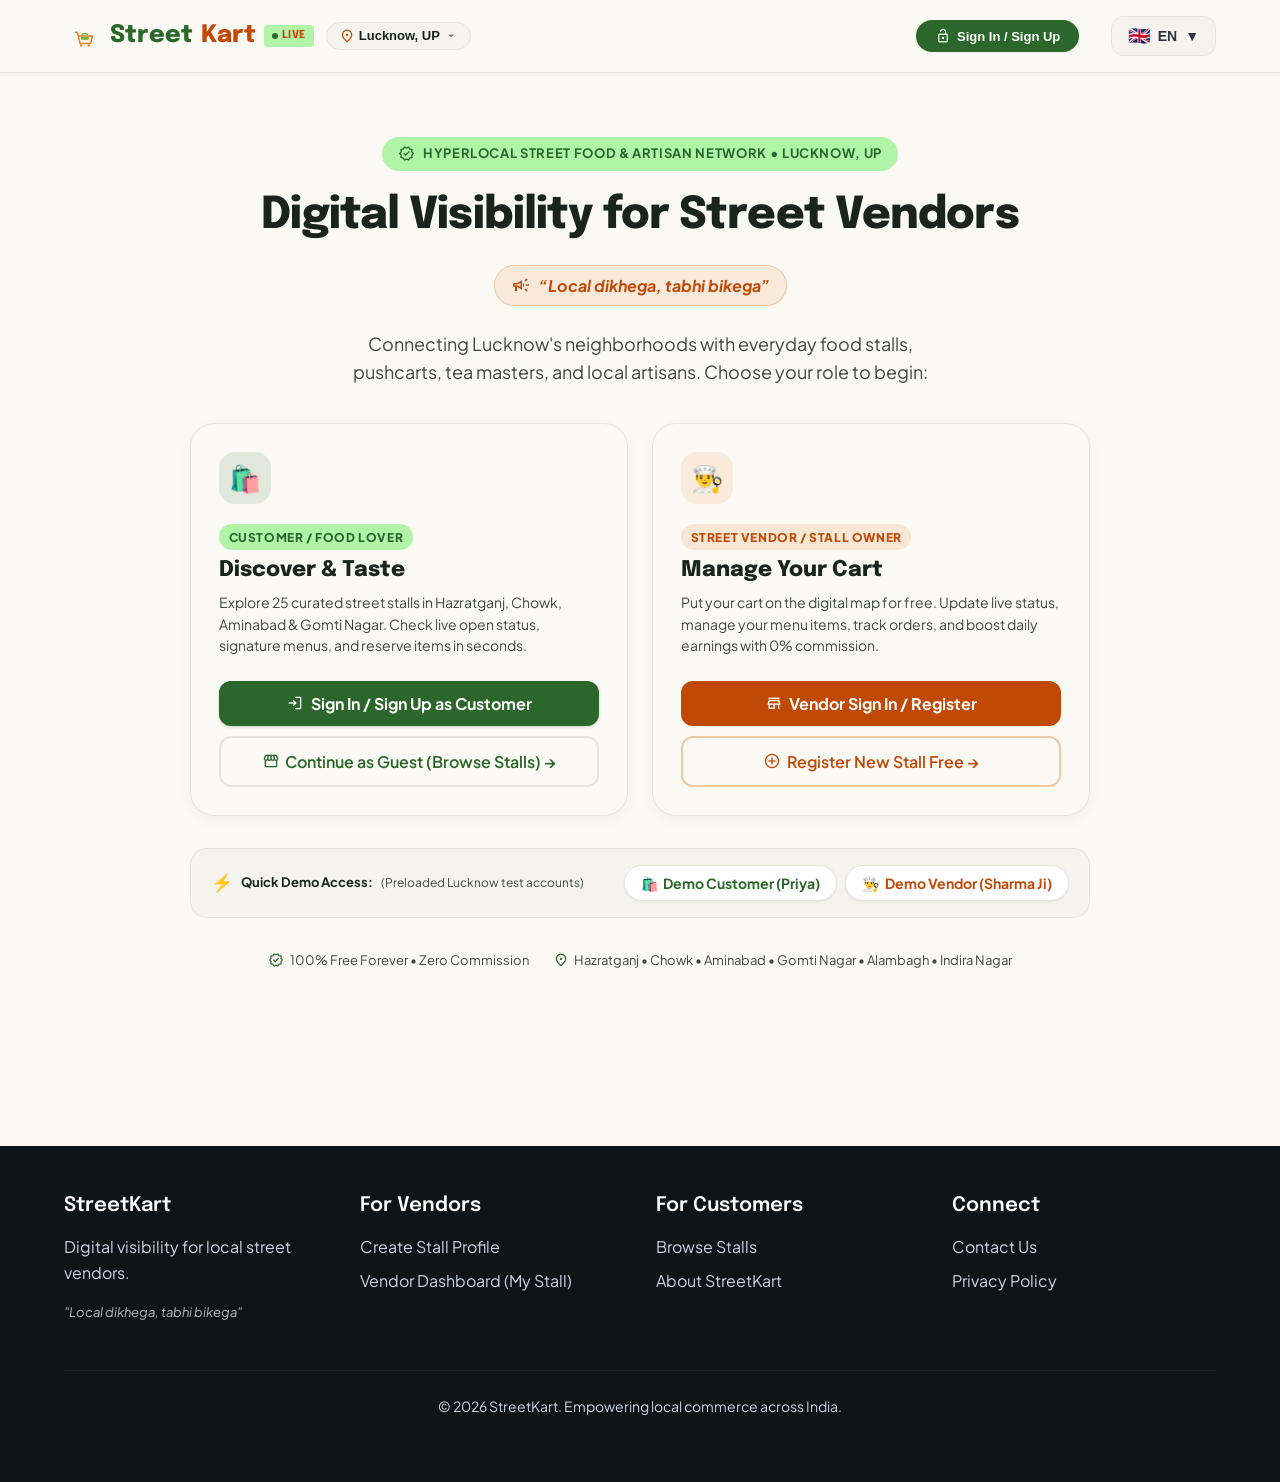
<file: index.html>
<!DOCTYPE html>
<html lang="en">

<head>
  <meta charset="UTF-8">
  <meta name="viewport" content="width=device-width, initial-scale=1.0, maximum-scale=5.0">
  <meta name="description"
    content="StreetKart - Digital Visibility for Local Street Vendors. Discover nearby vendors and help local businesses thrive.">
  <title>StreetKart - Digital Visibility for Local Street Vendors</title>
  <link rel="stylesheet" href="styles/index.css">
</head>

<body>
  <!-- Navigation Header with Stitch Location Context & Live Badge -->
  <nav class="navbar navbar-stitch">
    <div class="navbar-container">
      <div style="display: flex; align-items: center; gap: 0.75rem;">
        <a href="index.html" class="navbar-logo" aria-label="StreetKart Home">
          <svg width="38" height="38" viewBox="0 0 200 200" xmlns="http://www.w3.org/2000/svg">
            <path d="M 60 80 L 70 80 L 85 140 L 140 140 L 150 100 L 75 100" stroke="#E67E22" stroke-width="8" fill="none"
              stroke-linecap="round" stroke-linejoin="round" />
            <circle cx="90" cy="150" r="6" fill="#E67E22" />
            <circle cx="130" cy="150" r="6" fill="#E67E22" />
            <path d="M 95 90 Q 110 85 125 90" stroke="#6CB52D" stroke-width="6" fill="none" stroke-linecap="round" />
            <line x1="95" y1="90" x2="95" y2="105" stroke="#6CB52D" stroke-width="4" />
            <line x1="125" y1="90" x2="125" y2="105" stroke="#6CB52D" stroke-width="4" />
            <rect x="90" y="105" width="40" height="15" fill="#6CB52D" rx="2" />
          </svg>
          <span style="color: var(--color-brand-green); font-weight: 800;">Street</span><span style="color: var(--color-brand-orange); font-weight: 800;">Kart</span>
          <span class="brand-live-pill">Live</span>
        </a>

        <!-- Location Context Indicator from Stitch Screen -->
        <button class="location-context-btn" title="Click to change Lucknow discovery zone">
          <span class="material-symbols-outlined" style="color: var(--color-secondary); font-size: 16px;">location_on</span>
          <span>Lucknow, UP</span>
          <span class="material-symbols-outlined" style="font-size: 14px; color: var(--color-outline);">arrow_drop_down</span>
        </button>
      </div>

      <button class="navbar-toggle" aria-label="Toggle menu">☰</button>
      <ul class="navbar-menu">
        <li style="display: none;"><a href="index.html" class="active" data-i18n="nav_home">Home</a></li>
        <li style="display: none;"><a href="browse.html" data-i18n="nav_browse">Browse Vendors</a></li>
        <li style="display: none;"><a href="vendor-dashboard.html">My Stall</a></li>
        <li style="display: none;"><a href="about.html" data-i18n="nav_about">About</a></li>
        <li style="display: none;"><a href="contact.html" data-i18n="nav_contact">Contact</a></li>
        <li style="display: none;"><a href="vendor-signup.html" class="btn btn-primary btn-sm" data-i18n="nav_signup">+ Add Stall</a></li>
        <li class="auth-nav-item">
          <button type="button" class="auth-btn-login" onclick="StreetKartAuthUI.open()" style="font-weight: 700; background-color: var(--color-primary); color: white; border: none; padding: 0.5rem 1.15rem; border-radius: var(--radius-full); box-shadow: var(--shadow-sm); cursor: pointer; display: inline-flex; align-items: center; gap: 0.35rem;">
            <span class="material-symbols-outlined" style="font-size: 16px;">lock_open</span>
            <span>Sign In / Sign Up</span>
          </button>
        </li>
        <li>
          <div class="lang-switcher"></div>
        </li>
      </ul>
    </div>
  </nav>

  <!-- Main Container -->
  <main class="container" style="padding-top: 2.5rem; padding-bottom: 4rem;">
    <div id="homeHeroContainer" class="welcome-guest-hero animate-fade-in-up">
      <!-- Hyperlocal Pill -->
      <div style="display: inline-flex; align-items: center; gap: 0.5rem; background: var(--color-primary-fixed); color: var(--color-primary); padding: 0.4rem 1rem; border-radius: var(--radius-full); font-size: 0.8125rem; font-weight: 700; text-transform: uppercase; letter-spacing: 0.05em; margin-bottom: 1.25rem;">
        <span class="material-symbols-outlined" style="font-size: 17px;">verified</span>
        <span>Hyperlocal Street Food &amp; Artisan Network &bull; Lucknow, UP</span>
      </div>

      <!-- Clean Minimal Headline -->
      <h1 style="font-size: 2.75rem; font-weight: 800; line-height: 1.15; color: var(--color-on-surface); margin-bottom: 0.75rem; letter-spacing: -0.02em;">
        Digital Visibility for Street Vendors
      </h1>

      <!-- Vernacular Motto Badge -->
      <div style="margin-bottom: 1rem;">
        <div class="motto-badge" style="display: inline-flex; background: rgba(230, 126, 34, 0.12); color: var(--color-secondary); padding: 0.4rem 1rem; border-radius: var(--radius-full); font-weight: 700; font-size: 1rem; align-items: center; gap: 0.5rem; border: 1px solid rgba(230, 126, 34, 0.3);">
          <span class="material-symbols-outlined" style="font-size: 20px;">campaign</span>
          <span>&ldquo;Local dikhega, tabhi bikega&rdquo;</span>
        </div>
      </div>

      <p style="font-size: 1.125rem; color: var(--color-on-surface-variant); max-width: 620px; margin: 0 auto 2.25rem auto; line-height: 1.6;">
        Connecting Lucknow's neighborhoods with everyday food stalls, pushcarts, tea masters, and local artisans. Choose your role to begin:
      </p>

      <!-- Clean 2-Role Choice Cards -->
      <div class="welcome-role-grid">
        <!-- Role 1: Customer / Food Lover -->
        <div class="welcome-role-card">
          <div>
            <div class="welcome-role-icon" style="background: rgba(43, 102, 42, 0.12); color: var(--color-primary);">
              🛍️
            </div>
            <div style="display: inline-block; font-size: 0.75rem; font-weight: 800; text-transform: uppercase; letter-spacing: 0.05em; color: var(--color-primary); background: var(--color-primary-fixed); padding: 0.2rem 0.6rem; border-radius: var(--radius-full); margin-bottom: 0.5rem;">
              Customer / Food Lover
            </div>
            <h2 style="font-size: 1.35rem; font-weight: 800; color: var(--color-on-surface); margin: 0 0 0.5rem 0;">
              Discover &amp; Taste
            </h2>
            <p style="font-size: 0.875rem; color: var(--color-on-surface-variant); line-height: 1.55; margin-bottom: 1.5rem;">
              Explore 25 curated street stalls in Hazratganj, Chowk, Aminabad &amp; Gomti Nagar. Check live open status, signature menus, and reserve items in seconds.
            </p>
          </div>

          <div style="display: flex; flex-direction: column; gap: 0.65rem;">
            <button type="button" class="btn btn-primary" onclick="StreetKartAuthUI.openForRole('customer')" style="width: 100%; font-weight: 700; padding: 0.75rem 1rem; border-radius: var(--radius-lg); display: flex; align-items: center; justify-content: center; gap: 0.4rem;">
              <span class="material-symbols-outlined" style="font-size: 18px;">login</span>
              <span>Sign In / Sign Up as Customer</span>
            </button>
            <a href="browse.html" class="btn btn-outline" style="width: 100%; font-weight: 600; padding: 0.65rem 1rem; border-radius: var(--radius-lg); text-align: center; display: flex; align-items: center; justify-content: center; gap: 0.35rem; color: var(--color-primary); border-color: var(--color-outline-variant);">
              <span class="material-symbols-outlined" style="font-size: 18px;">storefront</span>
              <span>Continue as Guest (Browse Stalls) &rarr;</span>
            </a>
          </div>
        </div>

        <!-- Role 2: Street Vendor / Stall Owner -->
        <div class="welcome-role-card vendor">
          <div>
            <div class="welcome-role-icon" style="background: rgba(230, 126, 34, 0.12); color: var(--color-secondary);">
              👨‍🍳
            </div>
            <div style="display: inline-block; font-size: 0.75rem; font-weight: 800; text-transform: uppercase; letter-spacing: 0.05em; color: var(--color-secondary); background: rgba(230, 126, 34, 0.15); padding: 0.2rem 0.6rem; border-radius: var(--radius-full); margin-bottom: 0.5rem;">
              Street Vendor / Stall Owner
            </div>
            <h2 style="font-size: 1.35rem; font-weight: 800; color: var(--color-on-surface); margin: 0 0 0.5rem 0;">
              Manage Your Cart
            </h2>
            <p style="font-size: 0.875rem; color: var(--color-on-surface-variant); line-height: 1.55; margin-bottom: 1.5rem;">
              Put your cart on the digital map for free. Update live status, manage your menu items, track orders, and boost daily earnings with 0% commission.
            </p>
          </div>

          <div style="display: flex; flex-direction: column; gap: 0.65rem;">
            <button type="button" class="btn btn-secondary" onclick="StreetKartAuthUI.openForRole('vendor')" style="width: 100%; font-weight: 700; padding: 0.75rem 1rem; border-radius: var(--radius-lg); background-color: var(--color-secondary); color: white; border: none; display: flex; align-items: center; justify-content: center; gap: 0.4rem;">
              <span class="material-symbols-outlined" style="font-size: 18px;">store</span>
              <span>Vendor Sign In / Register</span>
            </button>
            <a href="vendor-signup.html" class="btn btn-outline" style="width: 100%; font-weight: 600; padding: 0.65rem 1rem; border-radius: var(--radius-lg); text-align: center; display: flex; align-items: center; justify-content: center; gap: 0.35rem; color: var(--color-secondary); border-color: rgba(230, 126, 34, 0.4);">
              <span class="material-symbols-outlined" style="font-size: 18px;">add_circle</span>
              <span>Register New Stall Free &rarr;</span>
            </a>
          </div>
        </div>
      </div>

      <!-- Quick 1-Click Interactive Demo Strip -->
      <div class="welcome-quick-demo-strip">
        <div style="display: flex; align-items: center; gap: 0.5rem;">
          <span style="font-size: 18px;">⚡</span>
          <span style="font-size: 0.8125rem; font-weight: 700; color: var(--color-on-surface);">Quick Demo Access:</span>
          <span style="font-size: 0.75rem; color: var(--color-on-surface-variant);">(Preloaded Lucknow test accounts)</span>
        </div>
        <div style="display: flex; gap: 0.5rem; flex-wrap: wrap;">
          <button type="button" class="btn btn-sm" onclick="StreetKartAuthUI.quickDemoLogin('customer')" style="background: white; border: 1px solid var(--color-outline-variant); color: var(--color-primary); font-weight: 700; border-radius: var(--radius-full); display: inline-flex; align-items: center; gap: 0.35rem; box-shadow: var(--shadow-sm);">
            <span>🛍️</span>
            <span>Demo Customer (Priya)</span>
          </button>
          <button type="button" class="btn btn-sm" onclick="StreetKartAuthUI.quickDemoLogin('vendor')" style="background: white; border: 1px solid var(--color-outline-variant); color: var(--color-secondary); font-weight: 700; border-radius: var(--radius-full); display: inline-flex; align-items: center; gap: 0.35rem; box-shadow: var(--shadow-sm);">
            <span>👨‍🍳</span>
            <span>Demo Vendor (Sharma Ji)</span>
          </button>
        </div>
      </div>

      <!-- Trust Badges & Local Coverage Footer -->
      <div style="display: flex; justify-content: center; gap: 1.5rem; margin-top: 2rem; flex-wrap: wrap; font-size: 0.8125rem; color: var(--color-on-surface-variant);">
        <span style="display: inline-flex; align-items: center; gap: 0.35rem;">
          <span class="material-symbols-outlined" style="font-size: 16px; color: var(--color-primary);">verified</span>
          100% Free Forever &bull; Zero Commission
        </span>
        <span style="display: inline-flex; align-items: center; gap: 0.35rem;">
          <span class="material-symbols-outlined" style="font-size: 16px; color: var(--color-primary);">location_on</span>
          Hazratganj &bull; Chowk &bull; Aminabad &bull; Gomti Nagar &bull; Alambagh &bull; Indira Nagar
        </span>
      </div>
    </div>
  </main>

  <!-- Mobile Bottom Navigation Bar (Stitch Screen Shell) -->
  <nav class="mobile-bottom-nav" aria-label="Mobile Navigation" style="display: none;">
    <a href="index.html" class="mobile-nav-link active">
      <span class="material-symbols-outlined">explore</span>
      <span>Discover</span>
    </a>
    <a href="browse.html" class="mobile-nav-link">
      <span class="material-symbols-outlined">grid_view</span>
      <span>Browse</span>
    </a>
    <a href="vendor-dashboard.html" class="mobile-nav-link">
      <span class="material-symbols-outlined">store</span>
      <span>My Stall</span>
    </a>
    <a href="vendor-signup.html" class="mobile-nav-link">
      <span class="material-symbols-outlined">add_circle</span>
      <span>Add Stall</span>
    </a>
  </nav>

  <!-- Preserved Footer -->
  <footer class="footer">
    <div class="container">
      <div class="footer-content">
        <div class="footer-section">
          <h4>StreetKart</h4>
          <p>Digital visibility for local street vendors.</p>
          <p style="font-size: 0.8125rem; color: rgba(255, 255, 255, 0.7); margin-top: 0.5rem; font-style: italic;">
            "Local dikhega, tabhi bikega"
          </p>
        </div>
        <div class="footer-section">
          <h4>For Vendors</h4>
          <ul class="footer-links">
            <li><a href="vendor-signup.html">Create Stall Profile</a></li>
            <li><a href="vendor-dashboard.html">Vendor Dashboard (My Stall)</a></li>
          </ul>
        </div>
        <div class="footer-section">
          <h4>For Customers</h4>
          <ul class="footer-links">
            <li><a href="browse.html">Browse Stalls</a></li>
            <li><a href="about.html">About StreetKart</a></li>
          </ul>
        </div>
        <div class="footer-section">
          <h4>Connect</h4>
          <ul class="footer-links">
            <li><a href="contact.html">Contact Us</a></li>
            <li><a href="#">Privacy Policy</a></li>
          </ul>
        </div>
      </div>
      <div class="footer-bottom">
        <p>&copy; 2026 StreetKart. Empowering local commerce across India.</p>
      </div>
    </div>
  </footer>

  <!-- Scripts: Vendors Data first, then Mock Store, Mock Auth, Supabase client, Translations, and Main Controller -->
  <script src="data/vendors.js"></script>
  <script src="scripts/mock-store.js"></script>
  <script src="scripts/mock-auth.js"></script>
  <script src="scripts/supabase-client.js"></script>
  <script src="scripts/translations.js"></script>
  <script src="scripts/main.js"></script>

</body>

</html>
</file>
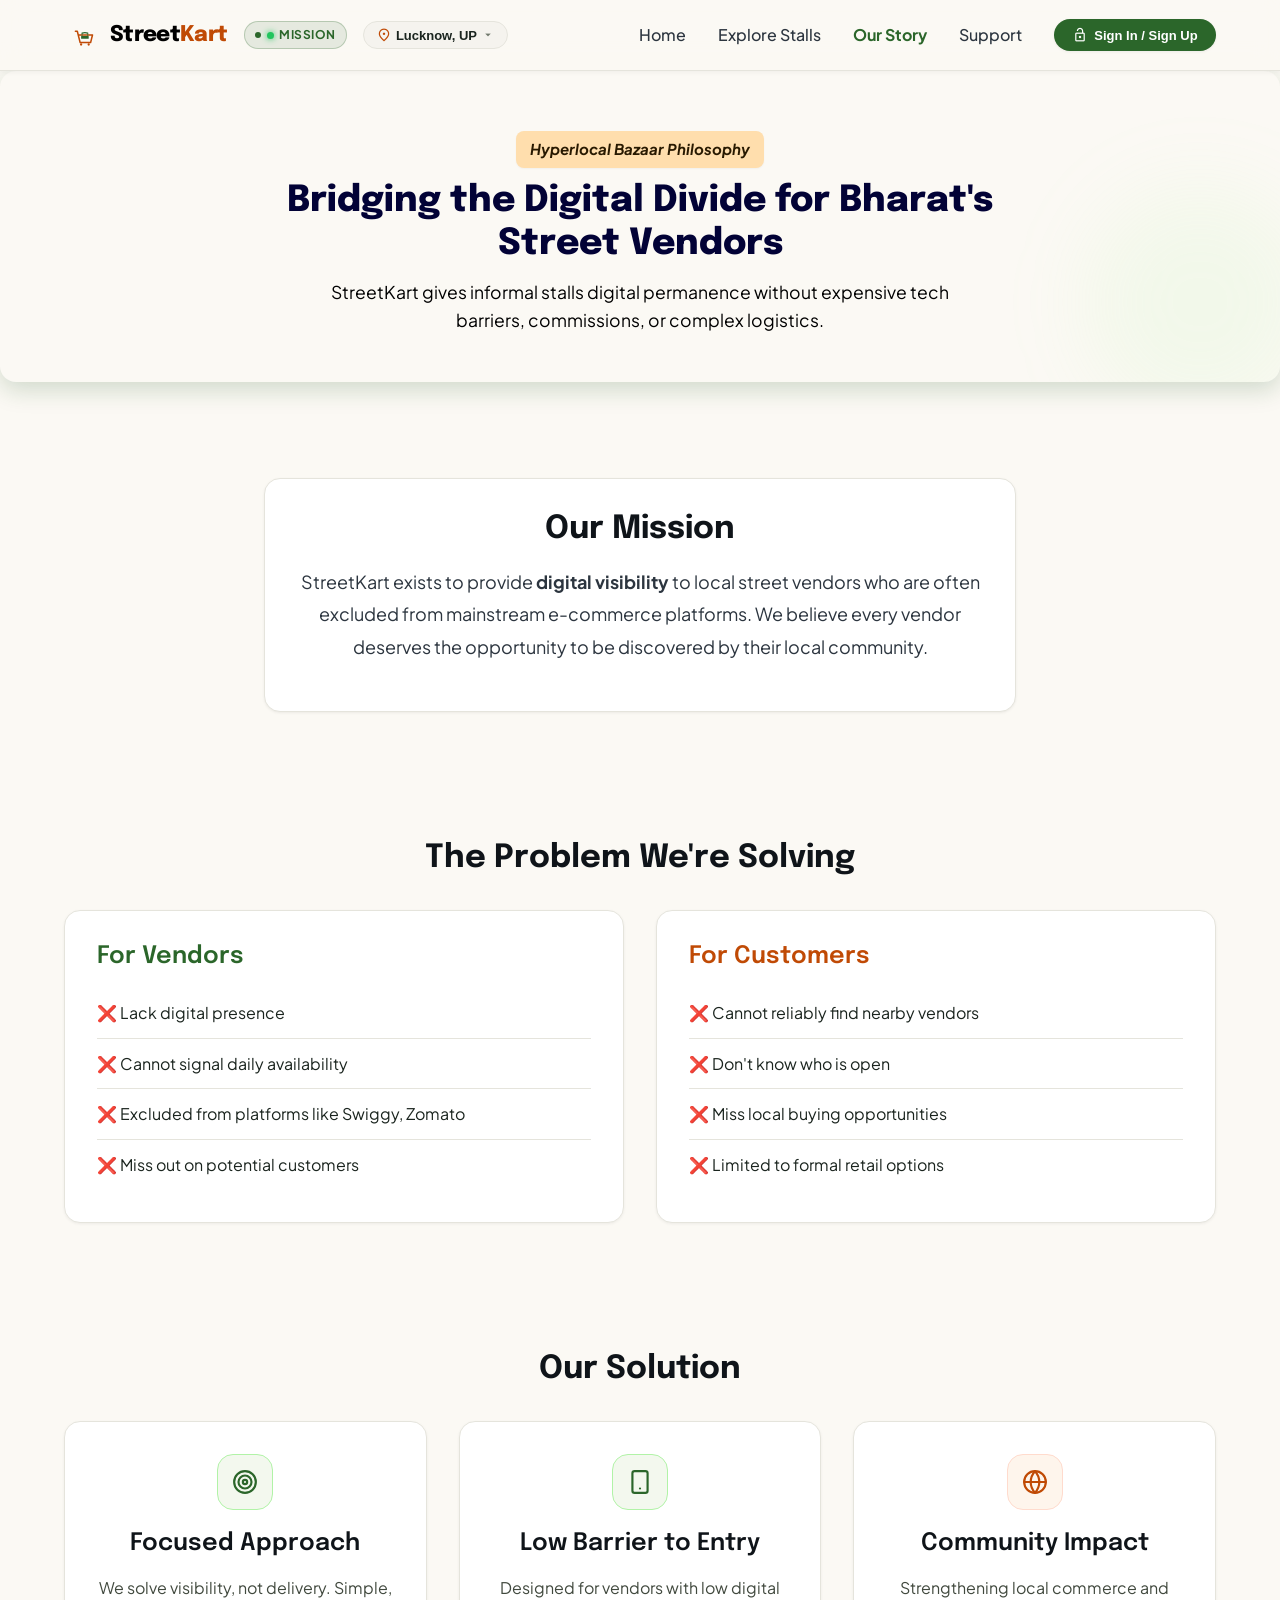
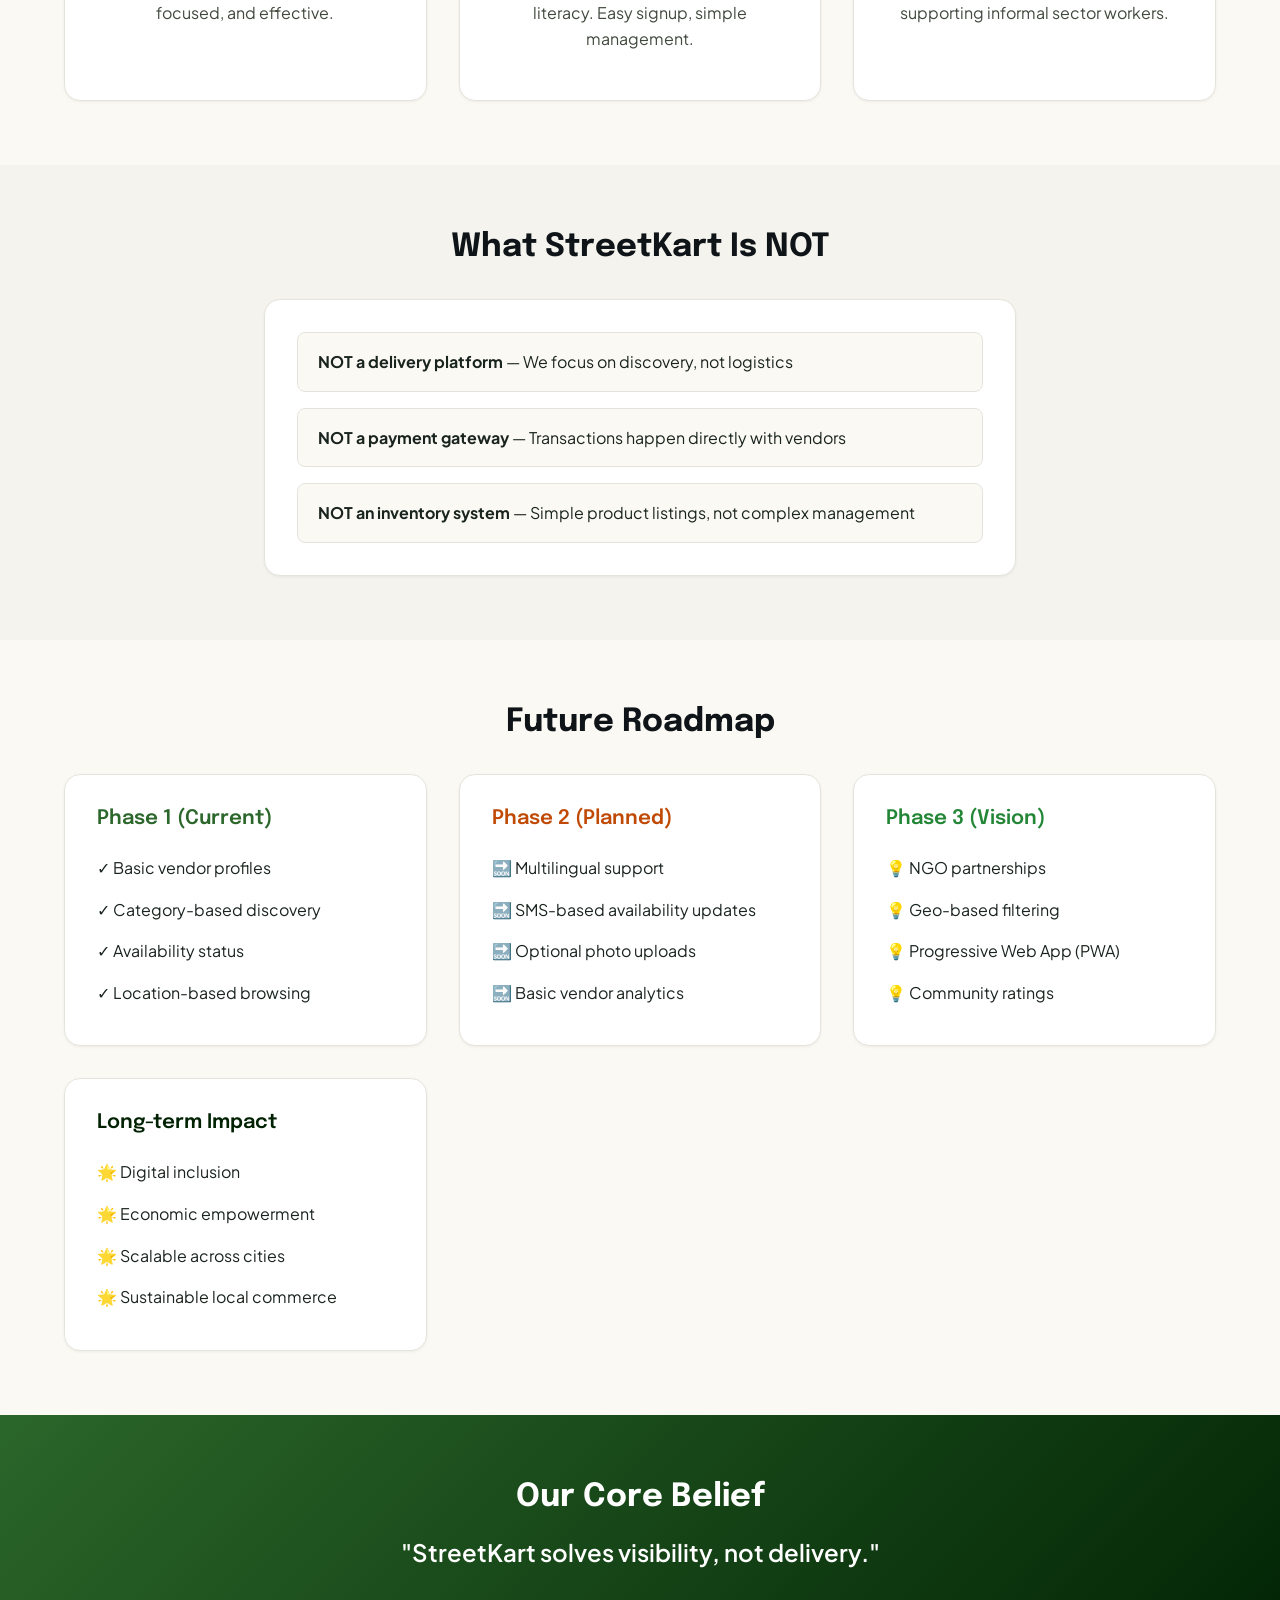
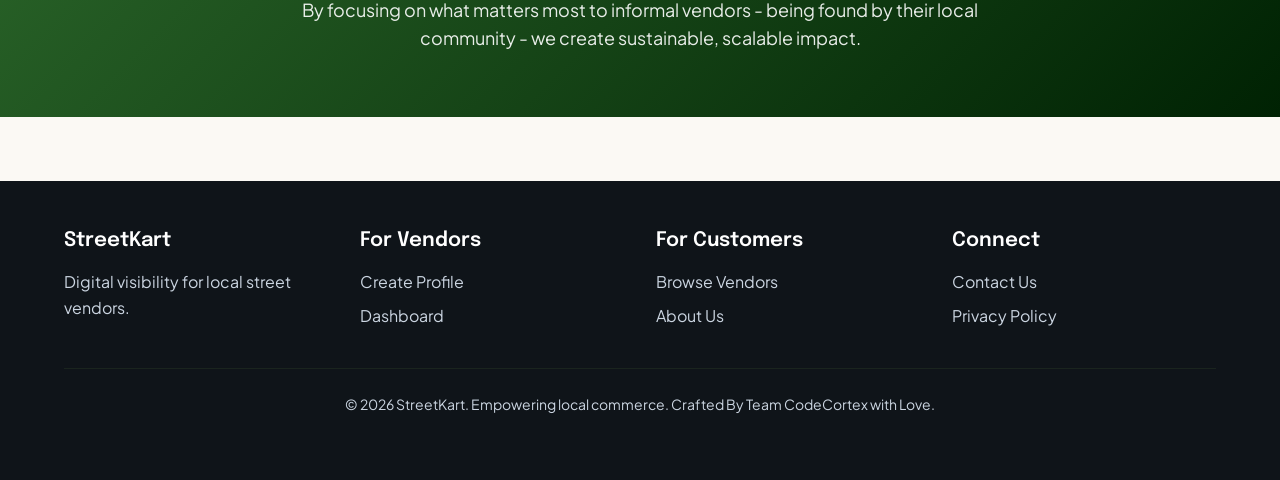
<file: about.html>
<!DOCTYPE html>
<html lang="en">

<head>
    <meta charset="UTF-8">
    <meta name="viewport" content="width=device-width, initial-scale=1.0">
    <meta name="description"
        content="Learn about StreetKart's mission to empower local street vendors through digital visibility.">
    <title>About Us — StreetKart | Hyperlocal Vendor Discovery</title>
    <link rel="preconnect" href="https://fonts.googleapis.com">
    <link rel="preconnect" href="https://fonts.gstatic.com" crossorigin>
    <link
        href="https://fonts.googleapis.com/css2?family=Epilogue:ital,wght@0,600;0,700;0,800;0,900;1,700&family=Plus+Jakarta+Sans:wght@400;500;600;700&display=swap"
        rel="stylesheet">
    <link rel="stylesheet" href="styles/index.css">
</head>

<body>
    <!-- Top Navigation Bar (Stitch Design) -->
    <header class="navbar navbar-stitch">
        <div class="navbar-container">
            <div style="display: flex; align-items: center; gap: 1rem;">
                <a href="index.html" class="navbar-logo">
                    <svg width="38" height="38" viewBox="0 0 200 200" xmlns="http://www.w3.org/2000/svg">
                        <path d="M 60 80 L 70 80 L 85 140 L 140 140 L 150 100 L 75 100" stroke="#C04A05"
                            stroke-width="8" fill="none" stroke-linecap="round" stroke-linejoin="round" />
                        <circle cx="90" cy="150" r="6" fill="#C04A05" />
                        <circle cx="130" cy="150" r="6" fill="#C04A05" />
                        <path d="M 95 90 Q 110 85 125 90" stroke="#2B662A" stroke-width="6" fill="none"
                            stroke-linecap="round" />
                        <line x1="95" y1="90" x2="95" y2="105" stroke="#2B662A" stroke-width="4" />
                        <line x1="125" y1="90" x2="125" y2="105" stroke="#2B662A" stroke-width="4" />
                        <rect x="90" y="105" width="40" height="15" fill="#2B662A" rx="2" />
                    </svg>
                    <span
                        style="font-family: 'Epilogue', sans-serif; font-weight: 800; font-size: 1.35rem; letter-spacing: -0.03em;">
                        <span style="color: black;">Street</span><span
                            style="color: var(--color-brand-orange);">Kart</span>
                    </span>
                </a>
                <span class="brand-live-pill"
                    style="display: inline-flex; align-items: center; gap: 0.35rem; padding: 0.2rem 0.65rem; border-radius: 9999px; background: rgba(43, 102, 42, 0.1); color: var(--color-brand-green); font-size: 0.75rem; font-weight: 700; border: 1px solid rgba(43, 102, 42, 0.25);">
                    <span
                        style="width: 7px; height: 7px; border-radius: 50%; background: #22c55e; box-shadow: 0 0 6px #22c55e;"></span>
                    MISSION
                </span>
                <button class="location-context-btn" title="Click to change Lucknow discovery zone">
                    <span class="material-symbols-outlined"
                        style="color: var(--color-secondary); font-size: 16px;">location_on</span>
                    <span>Lucknow, UP</span>
                    <span class="material-symbols-outlined"
                        style="font-size: 14px; color: var(--color-outline);">arrow_drop_down</span>
                </button>
            </div>

            <button class="navbar-toggle" aria-label="Toggle menu">☰</button>

            <ul class="navbar-menu">
                <li><a href="index.html">Home</a></li>
                <li><a href="browse.html">Explore Stalls</a></li>
                <li><a href="about.html" style="color: var(--color-brand-green); font-weight: 700;">Our Story</a></li>
                <li><a href="contact.html">Support</a></li>
                <li><a href="vendor-dashboard.html" style="color: var(--color-brand-orange); font-weight: 600;">My
                        Stall</a></li>
                <li>
                    <a href="vendor-signup.html" class="btn btn-primary"
                        style="padding: 0.45rem 1rem; font-size: 0.85rem; border-radius: 9999px; display: inline-flex; align-items: center; gap: 0.4rem;">
                        <span>Dukaan Jodein</span>
                        <span>→</span>
                    </a>
                </li>
            </ul>
        </div>
    </header>

    <!-- Hero Section -->
    <section class="hero-stitch"
        style="text-align: center; padding: 3rem 1.5rem; background: var(--color-surface); border-bottom: 1px solid var(--color-border);">
        <div class="container container-narrow">
            <span class="motto-badge" style="margin-bottom: 0.75rem;">Hyperlocal Bazaar Philosophy</span>
            <h1
                style="font-family: 'Epilogue', serif; font-size: 2.25rem; font-weight: 800; color: rgb(2, 2, 54); margin-bottom: 0.75rem;">
                Bridging the Digital Divide for Bharat's Street Vendors
            </h1>
            <p style="font-size: 1.1rem; color: black; max-width: 650px; margin: 0 auto; line-height: 1.6;">
                StreetKart gives informal stalls digital permanence without expensive tech barriers, commissions, or
                complex logistics.
            </p>
        </div>
    </section>

    <!-- Mission Section -->
    <section class="section">
        <div class="container container-narrow">
            <div class="card">
                <h2 class="text-center">Our Mission</h2>
                <p style="font-size: 1.125rem; text-align: center; color: var(--color-gray-700); line-height: 1.8;">
                    StreetKart exists to provide <strong>digital visibility</strong> to local street vendors who are
                    often excluded from mainstream e-commerce platforms. We believe every vendor deserves the
                    opportunity to be discovered by their local community.
                </p>
            </div>
        </div>
    </section>

    <!-- Problem Statement -->
    <section class="section">
        <div class="container">
            <h2 class="text-center mb-xl stagger-item">The Problem We're Solving</h2>
            <div class="grid grid-2">
                <div class="card stagger-item">
                    <h3 style="color: var(--color-primary-600);">For Vendors</h3>
                    <ul style="list-style: none; padding: 0;">
                        <li style="padding: 0.75rem 0; border-bottom: 1px solid var(--color-gray-200);">
                            ❌ Lack digital presence
                        </li>
                        <li style="padding: 0.75rem 0; border-bottom: 1px solid var(--color-gray-200);">
                            ❌ Cannot signal daily availability
                        </li>
                        <li style="padding: 0.75rem 0; border-bottom: 1px solid var(--color-gray-200);">
                            ❌ Excluded from platforms like Swiggy, Zomato
                        </li>
                        <li style="padding: 0.75rem 0;">
                            ❌ Miss out on potential customers
                        </li>
                    </ul>
                </div>

                <div class="card stagger-item">
                    <h3 style="color: var(--color-accent-600);">For Customers</h3>
                    <ul style="list-style: none; padding: 0;">
                        <li style="padding: 0.75rem 0; border-bottom: 1px solid var(--color-gray-200);">
                            ❌ Cannot reliably find nearby vendors
                        </li>
                        <li style="padding: 0.75rem 0; border-bottom: 1px solid var(--color-gray-200);">
                            ❌ Don't know who is open
                        </li>
                        <li style="padding: 0.75rem 0; border-bottom: 1px solid var(--color-gray-200);">
                            ❌ Miss local buying opportunities
                        </li>
                        <li style="padding: 0.75rem 0;">
                            ❌ Limited to formal retail options
                        </li>
                    </ul>
                </div>
            </div>
        </div>
    </section>

    <!-- Our Solution -->
    <section class="section">
        <div class="container">
            <h2 class="text-center mb-xl stagger-item">Our Solution</h2>
            <div class="grid grid-3">
                <div class="card text-center stagger-item">
                    <div class="feature-icon">
                        <svg width="26" height="26" viewBox="0 0 24 24" fill="none" stroke="currentColor"
                            stroke-width="2" stroke-linecap="round" stroke-linejoin="round">
                            <circle cx="12" cy="12" r="10" />
                            <circle cx="12" cy="12" r="6" />
                            <circle cx="12" cy="12" r="2" />
                        </svg>
                    </div>
                    <h3>Focused Approach</h3>
                    <p>We solve visibility, not delivery. Simple, focused, and effective.</p>
                </div>

                <div class="card text-center stagger-item">
                    <div class="feature-icon">
                        <svg width="26" height="26" viewBox="0 0 24 24" fill="none" stroke="currentColor"
                            stroke-width="2" stroke-linecap="round" stroke-linejoin="round">
                            <rect x="5" y="2" width="14" height="20" rx="2" ry="2" />
                            <line x1="12" y1="18" x2="12.01" y2="18" />
                        </svg>
                    </div>
                    <h3>Low Barrier to Entry</h3>
                    <p>Designed for vendors with low digital literacy. Easy signup, simple management.</p>
                </div>

                <div class="card text-center stagger-item">
                    <div class="feature-icon feature-icon-accent">
                        <svg width="26" height="26" viewBox="0 0 24 24" fill="none" stroke="currentColor"
                            stroke-width="2" stroke-linecap="round" stroke-linejoin="round">
                            <circle cx="12" cy="12" r="10" />
                            <line x1="2" y1="12" x2="22" y2="12" />
                            <path
                                d="M12 2a15.3 15.3 0 0 1 4 10 15.3 15.3 0 0 1-4 10 15.3 15.3 0 0 1-4-10 15.3 15.3 0 0 1 4-10z" />
                        </svg>
                    </div>
                    <h3>Community Impact</h3>
                    <p>Strengthening local commerce and supporting informal sector workers.</p>
                </div>
            </div>
        </div>
    </section>

    <!-- What We're NOT -->
    <section class="section" style="background-color: var(--color-gray-100);">
        <div class="container container-narrow">
            <h2 class="text-center mb-xl">What StreetKart Is NOT</h2>
            <div class="card">
                <div style="display: grid; gap: 1rem;">
                    <div
                        style="padding: 1rem 1.25rem; background-color: var(--color-gray-50); border-radius: var(--radius-md); border: 1px solid var(--color-gray-200);">
                        <strong>NOT a delivery platform</strong> — We focus on discovery, not logistics
                    </div>
                    <div
                        style="padding: 1rem 1.25rem; background-color: var(--color-gray-50); border-radius: var(--radius-md); border: 1px solid var(--color-gray-200);">
                        <strong>NOT a payment gateway</strong> — Transactions happen directly with vendors
                    </div>
                    <div
                        style="padding: 1rem 1.25rem; background-color: var(--color-gray-50); border-radius: var(--radius-md); border: 1px solid var(--color-gray-200);">
                        <strong>NOT an inventory system</strong> — Simple product listings, not complex management
                    </div>
                </div>
            </div>
        </div>
    </section>

    <!-- Future Scope -->
    <section class="section">
        <div class="container">
            <h2 class="text-center mb-xl">Future Roadmap</h2>
            <div class="grid grid-2">
                <div class="card">
                    <h3 style="color: var(--color-primary-600); margin-bottom: 1rem; font-size: 1.25rem;">Phase 1
                        (Current)</h3>
                    <ul style="list-style: none; padding: 0;">
                        <li style="padding: 0.5rem 0;">✓ Basic vendor profiles</li>
                        <li style="padding: 0.5rem 0;">✓ Category-based discovery</li>
                        <li style="padding: 0.5rem 0;">✓ Availability status</li>
                        <li style="padding: 0.5rem 0;">✓ Location-based browsing</li>
                    </ul>
                </div>

                <div class="card">
                    <h3 style="color: var(--color-accent-600); margin-bottom: 1rem; font-size: 1.25rem;">Phase 2
                        (Planned)</h3>
                    <ul style="list-style: none; padding: 0;">
                        <li style="padding: 0.5rem 0;">🔜 Multilingual support</li>
                        <li style="padding: 0.5rem 0;">🔜 SMS-based availability updates</li>
                        <li style="padding: 0.5rem 0;">🔜 Optional photo uploads</li>
                        <li style="padding: 0.5rem 0;">🔜 Basic vendor analytics</li>
                    </ul>
                </div>

                <div class="card">
                    <h3 style="color: var(--color-success-600); margin-bottom: 1rem; font-size: 1.25rem;">Phase 3
                        (Vision)</h3>
                    <ul style="list-style: none; padding: 0;">
                        <li style="padding: 0.5rem 0;">💡 NGO partnerships</li>
                        <li style="padding: 0.5rem 0;">💡 Geo-based filtering</li>
                        <li style="padding: 0.5rem 0;">💡 Progressive Web App (PWA)</li>
                        <li style="padding: 0.5rem 0;">💡 Community ratings</li>
                    </ul>
                </div>

                <div class="card">
                    <h3 style="color: var(--color-primary-900); margin-bottom: 1rem; font-size: 1.25rem;">Long-term
                        Impact</h3>
                    <ul style="list-style: none; padding: 0;">
                        <li style="padding: 0.5rem 0;">🌟 Digital inclusion</li>
                        <li style="padding: 0.5rem 0;">🌟 Economic empowerment</li>
                        <li style="padding: 0.5rem 0;">🌟 Scalable across cities</li>
                        <li style="padding: 0.5rem 0;">🌟 Sustainable local commerce</li>
                    </ul>
                </div>
            </div>
        </div>
    </section>

    <!-- Impact Statement -->
    <section class="section"
        style="background: linear-gradient(135deg, var(--color-primary-600) 0%, var(--color-primary-900) 100%); color: white;">
        <div class="container text-center">
            <h2 style="color: white; margin-bottom: 1rem;">Our Core Belief</h2>
            <p
                style="font-size: 1.5rem; font-weight: 600; color: white; max-width: 800px; margin: 0 auto; line-height: 1.6;">
                "StreetKart solves visibility, not delivery."
            </p>
            <p style="color: rgba(255, 255, 255, 0.9); font-size: 1.125rem; max-width: 700px; margin: 1.5rem auto 0;">
                By focusing on what matters most to informal vendors - being found by their local community - we create
                sustainable, scalable impact.
            </p>
        </div>
    </section>

    <!-- Footer -->
    <footer class="footer">
        <div class="container">
            <div class="footer-content">
                <div class="footer-section">
                    <h4>StreetKart</h4>
                    <p>Digital visibility for local street vendors.</p>
                </div>
                <div class="footer-section">
                    <h4>For Vendors</h4>
                    <ul class="footer-links">
                        <li><a href="vendor-signup.html">Create Profile</a></li>
                        <li><a href="vendor-dashboard.html">Dashboard</a></li>
                    </ul>
                </div>
                <div class="footer-section">
                    <h4>For Customers</h4>
                    <ul class="footer-links">
                        <li><a href="browse.html">Browse Vendors</a></li>
                        <li><a href="about.html">About Us</a></li>
                    </ul>
                </div>
                <div class="footer-section">
                    <h4>Connect</h4>
                    <ul class="footer-links">
                        <li><a href="contact.html">Contact Us</a></li>
                        <li><a href="#">Privacy Policy</a></li>
                    </ul>
                </div>
            </div>
            <div class="footer-bottom">
                <p>&copy; 2026 StreetKart. Empowering local commerce.
                    Crafted By Team CodeCortex with Love.
                </p>
            </div>
        </div>
        <!-- Mobile Bottom Navigation (Stitch) -->
        <nav class="mobile-bottom-nav">
            <a href="index.html" class="mobile-nav-item">
                <span class="nav-icon">🏠</span>
                <span>Home</span>
            </a>
            <a href="browse.html" class="mobile-nav-item">
                <span class="nav-icon">🔍</span>
                <span>Explore</span>
            </a>
            <a href="about.html" class="mobile-nav-item active">
                <span class="nav-icon">📖</span>
                <span>Mission</span>
            </a>
            <a href="vendor-dashboard.html" class="mobile-nav-item">
                <span class="nav-icon">🏪</span>
                <span>My Stall</span>
            </a>
        </nav>

        <script src="data/vendors.js"></script>
        <script src="scripts/mock-store.js"></script>
        <script src="scripts/mock-auth.js"></script>
        <script src="scripts/supabase-client.js"></script>
        <script src="scripts/translations.js"></script>
        <script src="scripts/main.js"></script>
</body>

</html>
</file>
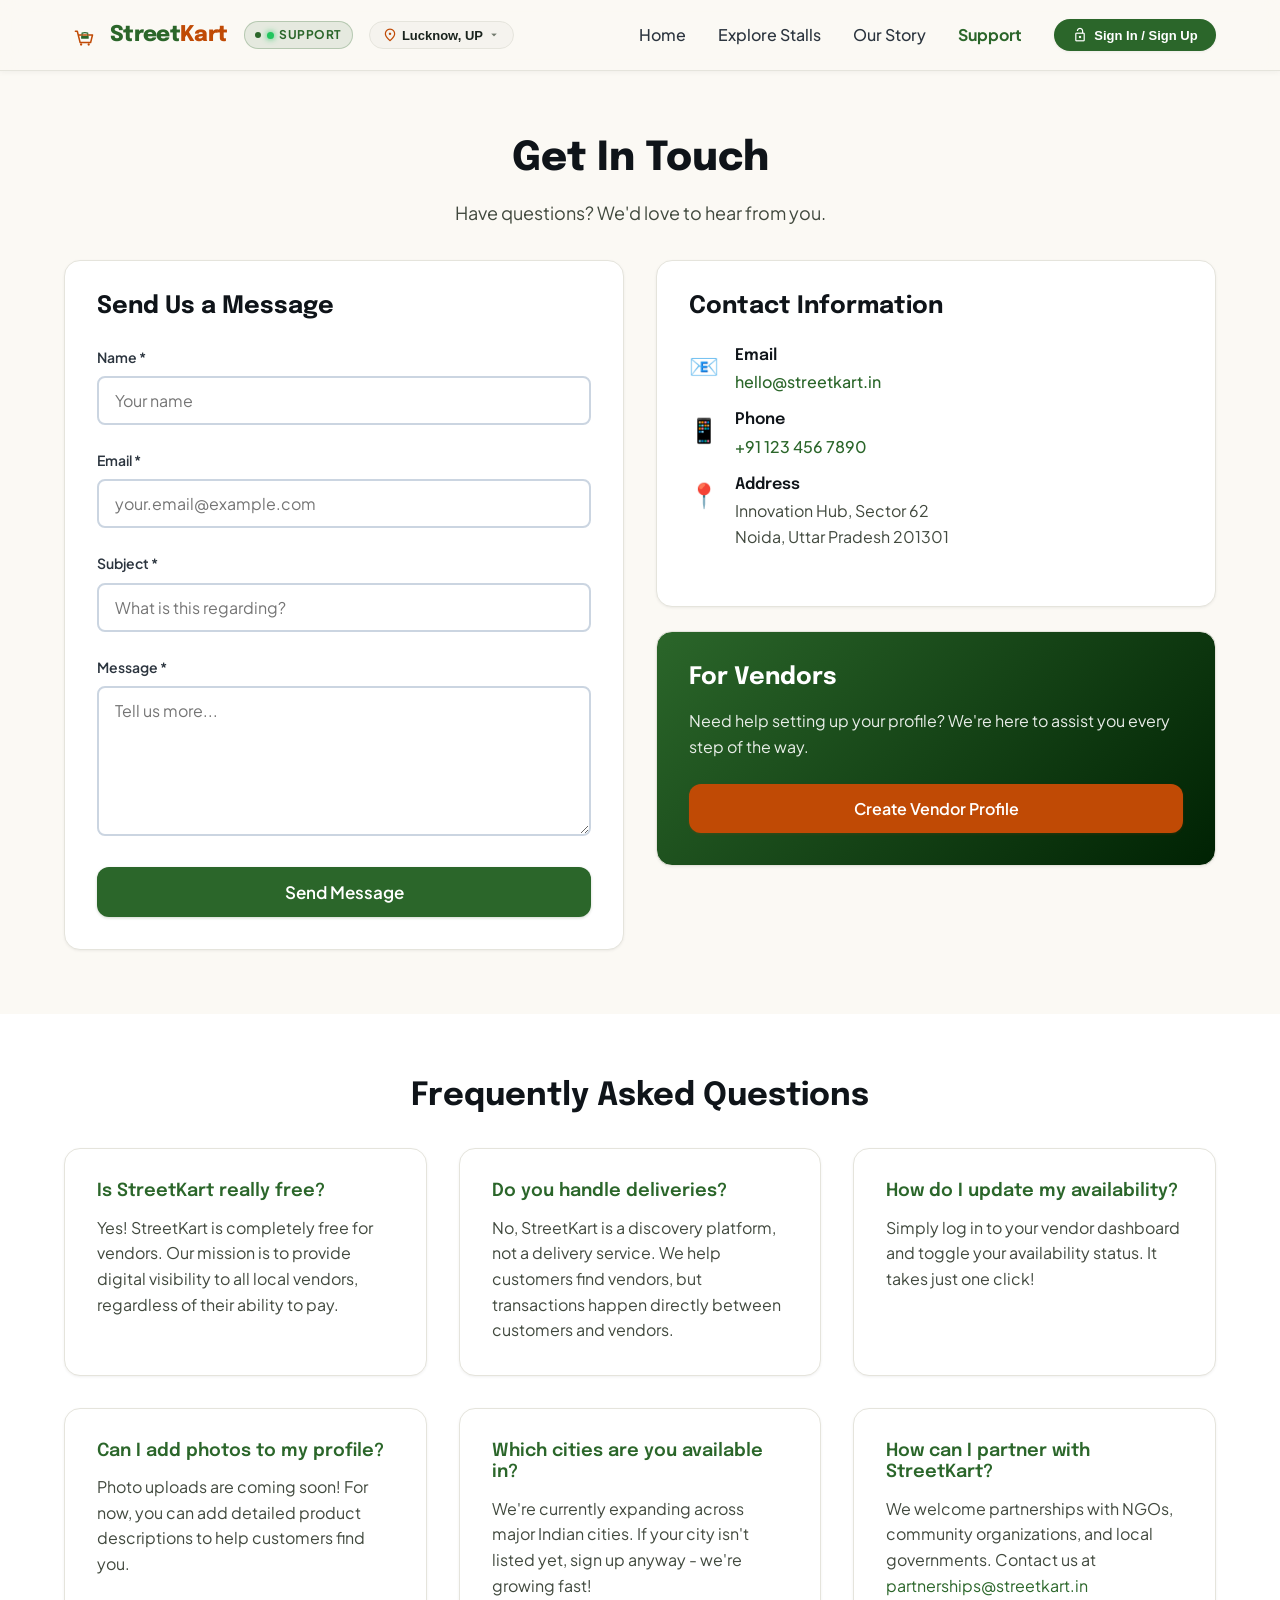
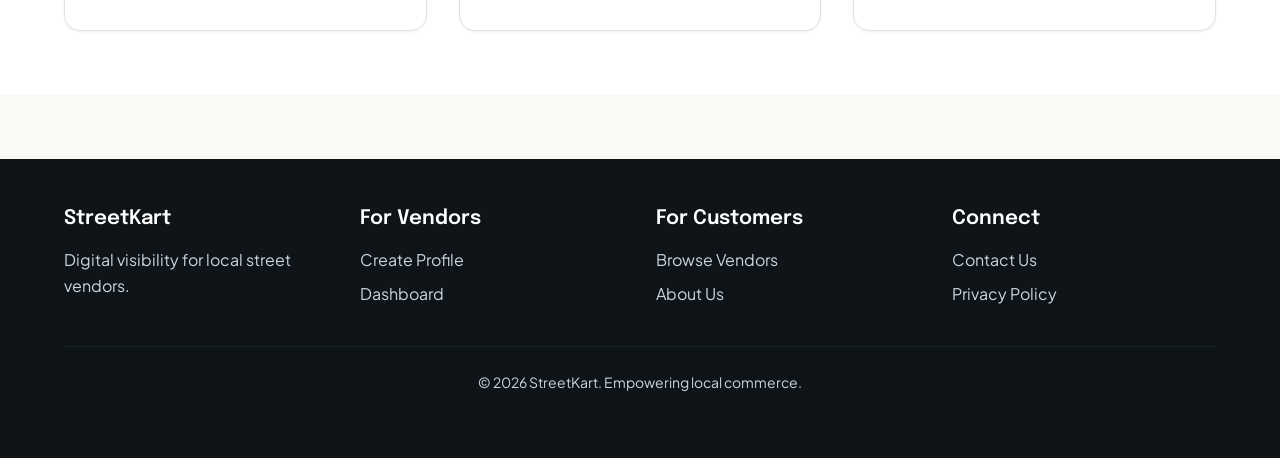
<file: contact.html>
<!DOCTYPE html>
<html lang="en">

<head>
    <meta charset="UTF-8">
    <meta name="viewport" content="width=device-width, initial-scale=1.0">
    <meta name="description" content="Get in touch with the StreetKart team. Hyperlocal vendor onboarding and community support.">
    <title>Contact Us — StreetKart | Hyperlocal Vendor Discovery</title>
    <link rel="preconnect" href="https://fonts.googleapis.com">
    <link rel="preconnect" href="https://fonts.gstatic.com" crossorigin>
    <link href="https://fonts.googleapis.com/css2?family=Epilogue:ital,wght@0,600;0,700;0,800;0,900;1,700&family=Plus+Jakarta+Sans:wght@400;500;600;700&display=swap" rel="stylesheet">
    <link rel="stylesheet" href="styles/index.css">
</head>

<body>
    <!-- Top Navigation Bar (Stitch Design) -->
    <header class="navbar navbar-stitch">
        <div class="navbar-container">
            <div style="display: flex; align-items: center; gap: 1rem;">
                <a href="index.html" class="navbar-logo">
                    <svg width="38" height="38" viewBox="0 0 200 200" xmlns="http://www.w3.org/2000/svg">
                        <path d="M 60 80 L 70 80 L 85 140 L 140 140 L 150 100 L 75 100" stroke="#C04A05" stroke-width="8"
                            fill="none" stroke-linecap="round" stroke-linejoin="round" />
                        <circle cx="90" cy="150" r="6" fill="#C04A05" />
                        <circle cx="130" cy="150" r="6" fill="#C04A05" />
                        <path d="M 95 90 Q 110 85 125 90" stroke="#2B662A" stroke-width="6" fill="none"
                            stroke-linecap="round" />
                        <line x1="95" y1="90" x2="95" y2="105" stroke="#2B662A" stroke-width="4" />
                        <line x1="125" y1="90" x2="125" y2="105" stroke="#2B662A" stroke-width="4" />
                        <rect x="90" y="105" width="40" height="15" fill="#2B662A" rx="2" />
                    </svg>
                    <span style="font-family: 'Epilogue', sans-serif; font-weight: 800; font-size: 1.35rem; letter-spacing: -0.03em;">
                        <span style="color: var(--color-brand-green);">Street</span><span style="color: var(--color-brand-orange);">Kart</span>
                    </span>
                </a>
                <span class="brand-live-pill" style="display: inline-flex; align-items: center; gap: 0.35rem; padding: 0.2rem 0.65rem; border-radius: 9999px; background: rgba(43, 102, 42, 0.1); color: var(--color-brand-green); font-size: 0.75rem; font-weight: 700; border: 1px solid rgba(43, 102, 42, 0.25);">
                    <span style="width: 7px; height: 7px; border-radius: 50%; background: #22c55e; box-shadow: 0 0 6px #22c55e;"></span>
                    SUPPORT
                </span>
                <button class="location-context-btn" title="Click to change Lucknow discovery zone">
                    <span class="material-symbols-outlined" style="color: var(--color-secondary); font-size: 16px;">location_on</span>
                    <span>Lucknow, UP</span>
                    <span class="material-symbols-outlined" style="font-size: 14px; color: var(--color-outline);">arrow_drop_down</span>
                </button>
            </div>

            <button class="navbar-toggle" aria-label="Toggle menu">☰</button>

            <ul class="navbar-menu">
                <li><a href="index.html">Home</a></li>
                <li><a href="browse.html">Explore Stalls</a></li>
                <li><a href="about.html">Our Story</a></li>
                <li><a href="contact.html" style="color: var(--color-brand-green); font-weight: 700;">Support</a></li>
                <li><a href="vendor-dashboard.html" style="color: var(--color-brand-orange); font-weight: 600;">My Stall</a></li>
                <li>
                    <a href="vendor-signup.html" class="btn btn-primary" style="padding: 0.45rem 1rem; font-size: 0.85rem; border-radius: 9999px; display: inline-flex; align-items: center; gap: 0.4rem;">
                        <span>Dukaan Jodein</span>
                        <span>→</span>
                    </a>
                </li>
            </ul>
        </div>
    </header>

    <!-- Contact Section -->
    <section class="section">
        <div class="container">
            <div class="text-center mb-xl">
                <h1>Get In Touch</h1>
                <p style="font-size: 1.125rem; color: var(--color-gray-600);">
                    Have questions? We'd love to hear from you.
                </p>
            </div>

            <div class="grid grid-2" style="align-items: start;">
                <!-- Contact Form -->
                <div class="card">
                    <h2 style="font-size: 1.5rem; margin-bottom: 1.5rem;">Send Us a Message</h2>
                    <form id="contactForm"
                        onsubmit="event.preventDefault(); alert('Thank you for your message! We\'ll get back to you soon.');">
                        <div class="form-group">
                            <label for="name" class="form-label">Name *</label>
                            <input type="text" id="name" name="name" class="form-input" placeholder="Your name"
                                required>
                        </div>

                        <div class="form-group">
                            <label for="email" class="form-label">Email *</label>
                            <input type="email" id="email" name="email" class="form-input"
                                placeholder="your.email@example.com" required>
                        </div>

                        <div class="form-group">
                            <label for="subject" class="form-label">Subject *</label>
                            <input type="text" id="subject" name="subject" class="form-input"
                                placeholder="What is this regarding?" required>
                        </div>

                        <div class="form-group">
                            <label for="message" class="form-label">Message *</label>
                            <textarea id="message" name="message" class="form-textarea" placeholder="Tell us more..."
                                required style="min-height: 150px;"></textarea>
                        </div>

                        <button type="submit" class="btn btn-primary btn-lg" style="width: 100%;">
                            Send Message
                        </button>
                    </form>
                </div>

                <!-- Contact Information -->
                <div>
                    <div class="card mb-lg">
                        <h2 style="font-size: 1.5rem; margin-bottom: 1.5rem;">Contact Information</h2>

                        <div style="margin-bottom: 1.5rem;">
                            <div style="display: flex; align-items: start; gap: 1rem; margin-bottom: 1rem;">
                                <div style="font-size: 1.5rem;">📧</div>
                                <div>
                                    <h3 style="font-size: 1rem; margin-bottom: 0.25rem;">Email</h3>
                                    <a href="mailto:hello@streetkart.in"
                                        style="color: var(--color-primary-600); font-weight: 500;">
                                        hello@streetkart.in
                                    </a>
                                </div>
                            </div>

                            <div style="display: flex; align-items: start; gap: 1rem; margin-bottom: 1rem;">
                                <div style="font-size: 1.5rem;">📱</div>
                                <div>
                                    <h3 style="font-size: 1rem; margin-bottom: 0.25rem;">Phone</h3>
                                    <a href="tel:+911234567890"
                                        style="color: var(--color-primary-600); font-weight: 500;">
                                        +91 123 456 7890
                                    </a>
                                </div>
                            </div>

                            <div style="display: flex; align-items: start; gap: 1rem;">
                                <div style="font-size: 1.5rem;">📍</div>
                                <div>
                                    <h3 style="font-size: 1rem; margin-bottom: 0.25rem;">Address</h3>
                                    <p style="color: var(--color-gray-600); margin-bottom: 0;">
                                        Innovation Hub, Sector 62<br>
                                        Noida, Uttar Pradesh 201301
                                    </p>
                                </div>
                            </div>
                        </div>
                    </div>

                    <div class="card"
                        style="background: linear-gradient(135deg, var(--color-primary-600) 0%, var(--color-primary-900) 100%); color: white;">
                        <h2 style="font-size: 1.5rem; color: white; margin-bottom: 1rem;">For Vendors</h2>
                        <p style="color: rgba(255, 255, 255, 0.9); margin-bottom: 1.5rem;">
                            Need help setting up your profile? We're here to assist you every step of the way.
                        </p>
                        <a href="vendor-signup.html" class="btn btn-accent" style="width: 100%;">
                            Create Vendor Profile
                        </a>
                    </div>
                </div>
            </div>
        </div>
    </section>

    <!-- FAQ Section -->
    <section class="section" style="background-color: white;">
        <div class="container">
            <h2 class="text-center mb-xl">Frequently Asked Questions</h2>
            <div class="grid grid-2">
                <div class="card">
                    <h3 style="color: var(--color-primary-600); margin-bottom: 0.75rem; font-size: 1.125rem;">Is StreetKart really free?</h3>
                    <p style="margin-bottom: 0;">
                        Yes! StreetKart is completely free for vendors. Our mission is to provide digital visibility to
                        all local vendors, regardless of their ability to pay.
                    </p>
                </div>

                <div class="card">
                    <h3 style="color: var(--color-primary-600); margin-bottom: 0.75rem; font-size: 1.125rem;">Do you handle deliveries?</h3>
                    <p style="margin-bottom: 0;">
                        No, StreetKart is a discovery platform, not a delivery service. We help customers find vendors,
                        but transactions happen directly between customers and vendors.
                    </p>
                </div>

                <div class="card">
                    <h3 style="color: var(--color-primary-600); margin-bottom: 0.75rem; font-size: 1.125rem;">How do I update my
                        availability?</h3>
                    <p style="margin-bottom: 0;">
                        Simply log in to your vendor dashboard and toggle your availability status. It takes just one
                        click!
                    </p>
                </div>

                <div class="card">
                    <h3 style="color: var(--color-primary-600); margin-bottom: 0.75rem; font-size: 1.125rem;">Can I add photos to my profile?
                    </h3>
                    <p style="margin-bottom: 0;">
                        Photo uploads are coming soon! For now, you can add detailed product descriptions to help
                        customers find you.
                    </p>
                </div>

                <div class="card">
                    <h3 style="color: var(--color-primary-600); margin-bottom: 0.75rem; font-size: 1.125rem;">Which cities are you available
                        in?</h3>
                    <p style="margin-bottom: 0;">
                        We're currently expanding across major Indian cities. If your city isn't listed yet, sign up
                        anyway - we're growing fast!
                    </p>
                </div>

                <div class="card">
                    <h3 style="color: var(--color-primary-600); margin-bottom: 0.75rem; font-size: 1.125rem;">How can I partner with
                        StreetKart?</h3>
                    <p style="margin-bottom: 0;">
                        We welcome partnerships with NGOs, community organizations, and local governments. Contact us at
                        <a href="mailto:partnerships@streetkart.in">partnerships@streetkart.in</a>
                    </p>
                </div>
            </div>
        </div>
    </section>

    <!-- Footer -->
    <footer class="footer">
        <div class="container">
            <div class="footer-content">
                <div class="footer-section">
                    <h4>StreetKart</h4>
                    <p>Digital visibility for local street vendors.</p>
                </div>
                <div class="footer-section">
                    <h4>For Vendors</h4>
                    <ul class="footer-links">
                        <li><a href="vendor-signup.html">Create Profile</a></li>
                        <li><a href="vendor-dashboard.html">Dashboard</a></li>
                    </ul>
                </div>
                <div class="footer-section">
                    <h4>For Customers</h4>
                    <ul class="footer-links">
                        <li><a href="browse.html">Browse Vendors</a></li>
                        <li><a href="about.html">About Us</a></li>
                    </ul>
                </div>
                <div class="footer-section">
                    <h4>Connect</h4>
                    <ul class="footer-links">
                        <li><a href="contact.html">Contact Us</a></li>
                        <li><a href="#">Privacy Policy</a></li>
                    </ul>
                </div>
            </div>
            <div class="footer-bottom">
                <p>&copy; 2026 StreetKart. Empowering local commerce.</p>
            </div>
    <!-- Mobile Bottom Navigation (Stitch) -->
    <nav class="mobile-bottom-nav">
        <a href="index.html" class="mobile-nav-item">
            <span class="nav-icon">🏠</span>
            <span>Home</span>
        </a>
        <a href="browse.html" class="mobile-nav-item">
            <span class="nav-icon">🔍</span>
            <span>Explore</span>
        </a>
        <a href="contact.html" class="mobile-nav-item active">
            <span class="nav-icon">📞</span>
            <span>Support</span>
        </a>
        <a href="vendor-dashboard.html" class="mobile-nav-item">
            <span class="nav-icon">🏪</span>
            <span>My Stall</span>
        </a>
    </nav>

    <script src="data/vendors.js"></script>
    <script src="scripts/mock-store.js"></script>
    <script src="scripts/mock-auth.js"></script>
    <script src="scripts/supabase-client.js"></script>
    <script src="scripts/translations.js"></script>
    <script src="scripts/main.js"></script>
</body>

</html>
</file>
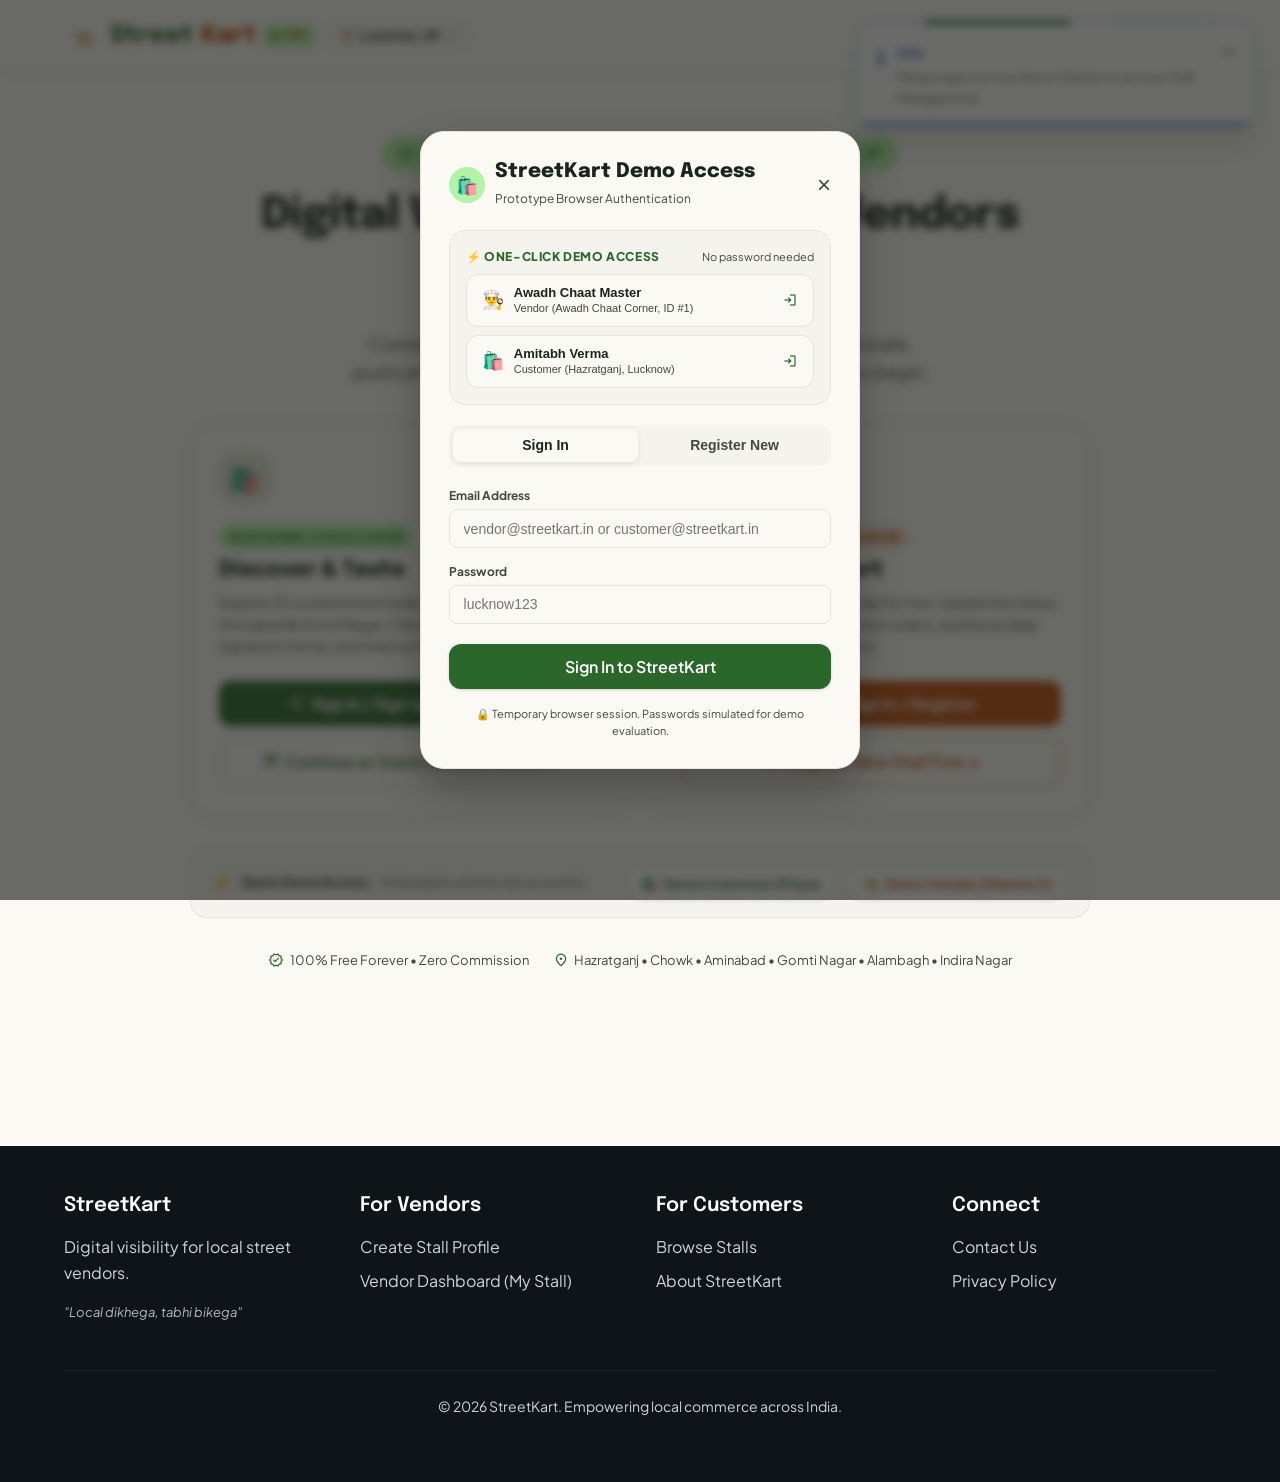
<file: vendor-dashboard.html>
<!DOCTYPE html>
<html lang="en">

<head>
  <meta charset="UTF-8">
  <meta name="viewport" content="width=device-width, initial-scale=1.0, maximum-scale=5.0">
  <meta name="description" content="Manage your street cart availability, products, and neighbourhood visibility on StreetKart.">
  <title>Vendor Dashboard - StreetKart</title>
  <link rel="stylesheet" href="styles/index.css">
</head>

<body>
  <!-- Navigation Header with Stitch Location Context & Live Badge -->
  <nav class="navbar navbar-stitch">
    <div class="navbar-container">
      <div style="display: flex; align-items: center; gap: 0.75rem;">
        <a href="index.html" class="navbar-logo" aria-label="StreetKart Home">
          <svg width="38" height="38" viewBox="0 0 200 200" xmlns="http://www.w3.org/2000/svg">
            <path d="M 60 80 L 70 80 L 85 140 L 140 140 L 150 100 L 75 100" stroke="#E67E22" stroke-width="8" fill="none"
              stroke-linecap="round" stroke-linejoin="round" />
            <circle cx="90" cy="150" r="6" fill="#E67E22" />
            <circle cx="130" cy="150" r="6" fill="#E67E22" />
            <path d="M 95 90 Q 110 85 125 90" stroke="#6CB52D" stroke-width="6" fill="none" stroke-linecap="round" />
            <line x1="95" y1="90" x2="95" y2="105" stroke="#6CB52D" stroke-width="4" />
            <line x1="125" y1="90" x2="125" y2="105" stroke="#6CB52D" stroke-width="4" />
            <rect x="90" y="105" width="40" height="15" fill="#6CB52D" rx="2" />
          </svg>
          <span style="color: var(--color-brand-green); font-weight: 800;">Street</span><span style="color: var(--color-brand-orange); font-weight: 800;">Kart</span>
          <span class="brand-live-pill">Live</span>
        </a>

        <!-- Location Context Indicator -->
        <button class="location-context-btn" title="Click to change Lucknow discovery zone">
          <span class="material-symbols-outlined" style="color: var(--color-secondary); font-size: 16px;">location_on</span>
          <span id="dashboardLocalityHeader">Lucknow, UP</span>
          <span class="material-symbols-outlined" style="font-size: 14px; color: var(--color-outline);">arrow_drop_down</span>
        </button>
      </div>

      <button class="navbar-toggle" aria-label="Toggle menu">☰</button>
      <ul class="navbar-menu">
        <li><a href="index.html" data-i18n="nav_home">Home</a></li>
        <li><a href="browse.html" data-i18n="nav_browse">Browse Vendors</a></li>
        <li><a href="vendor-dashboard.html" class="active">My Stall</a></li>
        <li><a href="about.html" data-i18n="nav_about">About</a></li>
        <li><a href="contact.html" data-i18n="nav_contact">Contact</a></li>
        <li><a href="vendor-signup.html" class="btn btn-primary btn-sm" data-i18n="nav_signup">+ Add Stall</a></li>
        <li>
          <div class="lang-switcher"></div>
        </li>
      </ul>
    </div>
  </nav>

  <!-- Dashboard Main Container -->
  <main class="container" style="padding-top: 1.5rem; padding-bottom: 4.5rem; max-width: 900px;">
    
    <!-- Access Gate Notice (Shown when visitor is not logged in as a Vendor) -->
    <div id="vendorAccessGate" style="display: none;" class="vendor-gate-card">
      <div style="width: 3.5rem; height: 3.5rem; border-radius: 50%; background: var(--color-primary-fixed); color: var(--color-primary); display: flex; align-items: center; justify-content: center; margin: 0 auto 1.25rem auto; font-size: 28px;">
        👨‍🍳
      </div>
      <h2 id="vendorGateTitle" style="font-size: 1.5rem; font-weight: 800; color: var(--color-on-surface); margin-bottom: 0.5rem;">
        Vendor Dashboard Access
      </h2>
      <p id="vendorGateDesc" style="font-size: 0.9375rem; color: var(--color-on-surface-variant); margin-bottom: 1.5rem; line-height: 1.5;">
        You must be signed in as a verified street vendor to manage stall status, menu items, and neighbourhood visibility.
      </p>
      <div style="display: flex; gap: 0.75rem; justify-content: center; flex-wrap: wrap;">
        <button type="button" class="btn btn-primary" onclick="StreetKartAuthUI.open()">
          <span class="material-symbols-outlined" style="font-size: 18px;">login</span>
          <span>Sign In / Demo Login</span>
        </button>
        <a href="browse.html" class="btn btn-outline">
          <span class="material-symbols-outlined" style="font-size: 18px;">explore</span>
          <span>Browse Public Stalls</span>
        </a>
      </div>
    </div>

    <!-- Active Vendor Dashboard Content -->
    <div id="vendorDashboardContent" style="display: none;">
      <!-- Top Motivation Slogan Banner (Stitch Screen 4cb5b027) -->
      <div style="background-color: var(--color-primary); color: var(--color-on-primary); border-radius: var(--radius-xl); padding: 1.25rem 1.5rem; margin-bottom: 1.5rem; display: flex; align-items: center; justify-content: space-between; gap: 1rem; box-shadow: var(--shadow-sm);">
        <div>
          <span style="font-size: 0.6875rem; font-weight: 700; text-transform: uppercase; letter-spacing: 0.05em; color: var(--color-primary-fixed); display: block; margin-bottom: 0.15rem;">
            StreetKart Saathi
          </span>
          <h2 style="font-size: 1.25rem; font-weight: 800; color: white; margin: 0 0 0.15rem 0;">
            "Local dikhega, tabhi bikega"
          </h2>
          <p style="font-size: 0.8125rem; color: var(--color-primary-fixed-dim); margin: 0;">
            Digital visibility & trust for your neighbourhood handcart.
          </p>
        </div>
        <div style="width: 2.75rem; height: 2.75rem; border-radius: 50%; background-color: var(--color-primary-container); color: var(--color-primary-fixed); display: flex; align-items: center; justify-content: center; flex-shrink: 0;">
          <span class="material-symbols-outlined" style="font-size: 24px;">campaign</span>
        </div>
      </div>

      <!-- Vendor Profile Card & Greeting -->
      <div class="card" style="border: 1px solid var(--color-outline-variant); border-radius: var(--radius-xl); padding: 1.5rem; background-color: var(--color-surface-container-lowest); margin-bottom: 1.5rem; box-shadow: var(--shadow-xs);">
        <div style="display: flex; justify-content: space-between; align-items: flex-start; gap: 1rem; flex-wrap: wrap;">
          <div style="display: flex; gap: 1rem; align-items: center;">
            <div style="position: relative;">
              <img id="dashboardVendorImg" src="assets/logo-icon.svg"
                alt="Vendor profile" style="width: 4.5rem; height: 4.5rem; border-radius: 50%; object-fit: cover; box-shadow: var(--shadow-xs);">
              <span style="position: absolute; bottom: 0; right: 0; width: 1.25rem; height: 1.25rem; background-color: var(--color-primary); color: white; border-radius: 50%; display: flex; align-items: center; justify-content: center; font-size: 0.75rem;">✓</span>
            </div>
            <div>
              <p style="font-size: 0.875rem; color: var(--color-on-surface-variant); margin: 0 0 0.15rem 0; font-weight: 600;">
                Hello <span id="dashboardGreetingName">Vendor Ji</span>! 👋
              </p>
              <h1 id="dashboardStallName" style="font-size: 1.5rem; font-weight: 800; color: var(--color-on-surface); margin: 0 0 0.25rem 0;">
                Awadh Chaat Corner
              </h1>
              <p id="dashboardLocality" style="font-size: 0.875rem; color: var(--color-on-surface-variant); margin: 0; display: flex; align-items: center; gap: 0.25rem;">
                <span class="material-symbols-outlined" style="color: var(--color-secondary); font-size: 16px;">place</span>
                Hazratganj, Lucknow
              </p>
            </div>
          </div>

          <div style="display: flex; flex-direction: column; align-items: flex-end; gap: 0.5rem;">
            <div style="display: flex; align-items: center; gap: 0.5rem; flex-wrap: wrap; justify-content: flex-end;">
              <span id="verificationStatusBadge" class="badge" style="font-size: 0.8125rem; padding: 0.35rem 0.65rem; display: none; align-items: center;">
                ⏳ Verification Pending
              </span>
              <span id="statusBadge" class="badge badge-success animate-pulse" style="font-size: 0.875rem; padding: 0.35rem 0.85rem;">
                ● Open Right Now
              </span>
              <button type="button" class="btn btn-outline btn-sm" onclick="openProfileEditModal()">
                <span class="material-symbols-outlined" style="font-size: 16px;">edit</span>
                <span>Edit Details</span>
              </button>
            </div>
          </div>
        </div>
        <!-- Verification review notice strip -->
        <div id="verificationNoticeStrip" style="display: none; border-radius: var(--radius-md); padding: 0.75rem 1rem; margin-top: 1rem; font-size: 0.875rem; border: 1px solid rgba(0,0,0,0.1);"></div>
      </div>

      <!-- Big Tactile Master Availability Toggle (Stitch Screen 4cb5b027 Anchor) -->
      <section class="card" style="border: 2px solid var(--color-primary); border-radius: var(--radius-2xl); padding: 1.75rem; background-color: var(--color-surface-container-lowest); margin-bottom: 2rem; box-shadow: var(--shadow-md);">
        <div style="display: flex; justify-content: space-between; align-items: center; margin-bottom: 1rem;">
          <div style="display: flex; align-items: center; gap: 0.5rem;">
            <span id="liveStatusDot" style="display: inline-block; width: 12px; height: 12px; border-radius: 50%; background-color: var(--color-primary); animation: pulse 2s infinite;"></span>
            <span id="liveStatusText" style="font-size: 1.0625rem; font-weight: 800; color: var(--color-primary); letter-spacing: 0.02em;">
              DUKAAN CHALU HAI (STALL IS LIVE)
            </span>
          </div>
          <span style="font-size: 0.75rem; font-weight: 700; background-color: var(--color-primary-fixed); color: var(--color-on-primary-fixed); padding: 0.2rem 0.6rem; border-radius: var(--radius-full); text-transform: uppercase;">
            2 km Coverage Active
          </span>
        </div>

        <!-- Giant Dual-Thumb Buttons -->
        <div class="dukaan-switch-container">
          <button type="button" id="btnDukaanOpen" class="btn-dukaan-thumb btn-dukaan-open-active" onclick="setStallState(true)">
            <span class="material-symbols-outlined" style="font-size: 24px;">check_circle</span>
            <span>KHULI HAI (OPEN)</span>
          </button>
          <button type="button" id="btnDukaanClosed" class="btn-dukaan-thumb btn-dukaan-closed-inactive" onclick="setStallState(false)">
            <span class="material-symbols-outlined" style="font-size: 24px;">cancel</span>
            <span>BAND HAI (CLOSED)</span>
          </button>
        </div>

        <!-- Hidden compatibility checkbox for legacy scripts -->
        <input type="checkbox" id="statusToggle" style="display: none;" checked>

        <p id="statusHelperText" style="font-size: 0.875rem; color: var(--color-on-surface-variant); text-align: center; margin: 0.75rem 0 0 0;">
          🟢 Neighbours within 2 km can currently see your cart as open. Tap <strong style="color: var(--color-secondary);">"BAND HAI"</strong> when you leave.
        </p>
      </section>

      <!-- Aaj Ki Halchal (Today's Footfall Metrics) -->
      <section style="margin-bottom: 2rem;">
        <div style="display: flex; justify-content: space-between; align-items: center; margin-bottom: 0.75rem;">
          <h2 style="font-size: 1.25rem; font-weight: 800; margin: 0; color: var(--color-on-surface);">
            Aaj Ki Halchal (Today's Footfall)
          </h2>
          <span style="font-size: 0.75rem; font-weight: 600; color: var(--color-on-surface-variant);">
            Real-time updates
          </span>
        </div>

        <div class="grid grid-3">
          <div class="metric-card-footfall">
            <div style="width: 2.5rem; height: 2.5rem; border-radius: 50%; background-color: var(--color-surface-container-high); color: var(--color-primary); display: flex; align-items: center; justify-content: center; margin: 0 auto 0.5rem auto;">
              <span class="material-symbols-outlined">visibility</span>
            </div>
            <div class="metric-num" style="color: var(--color-primary);">142</div>
            <p style="font-size: 0.8125rem; font-weight: 700; color: var(--color-on-surface); margin-bottom: 0.15rem;">Neighbours Saw Stall</p>
            <span style="font-size: 0.6875rem; color: var(--color-on-surface-variant);">Today's digital impressions</span>
          </div>

          <div class="metric-card-footfall">
            <div style="width: 2.5rem; height: 2.5rem; border-radius: 50%; background-color: var(--color-secondary-fixed); color: var(--color-secondary); display: flex; align-items: center; justify-content: center; margin: 0 auto 0.5rem auto;">
              <span class="material-symbols-outlined">directions_walk</span>
            </div>
            <div class="metric-num" style="color: var(--color-secondary);">38</div>
            <p style="font-size: 0.8125rem; font-weight: 700; color: var(--color-on-surface); margin-bottom: 0.15rem;">Walked Toward Cart</p>
            <span style="font-size: 0.6875rem; color: var(--color-on-surface-variant);">Walking directions clicked</span>
          </div>

          <div class="metric-card-footfall">
            <div style="width: 2.5rem; height: 2.5rem; border-radius: 50%; background-color: var(--color-tertiary-fixed); color: var(--color-tertiary); display: flex; align-items: center; justify-content: center; margin: 0 auto 0.5rem auto;">
              <span class="material-symbols-outlined">star</span>
            </div>
            <div class="metric-num" style="color: var(--color-tertiary);">19</div>
            <p style="font-size: 0.8125rem; font-weight: 700; color: var(--color-on-surface); margin-bottom: 0.15rem;">Regular Customers</p>
            <span style="font-size: 0.6875rem; color: var(--color-on-surface-variant);">Saved your stall</span>
          </div>
        </div>
      </section>

      <!-- Aaj Ka Samaan (Menu Stock Availability) -->
      <section class="card" style="border: 1px solid var(--color-outline-variant); border-radius: var(--radius-xl); padding: 1.5rem; background-color: var(--color-surface-container-lowest); margin-bottom: 2rem; box-shadow: var(--shadow-xs);">
        <div style="display: flex; justify-content: space-between; align-items: center; margin-bottom: 1rem;">
          <div>
            <h2 style="font-size: 1.125rem; font-weight: 800; margin: 0; color: var(--color-on-surface);">
              Aaj Ka Samaan (Menu Stock)
            </h2>
            <p style="font-size: 0.8125rem; color: var(--color-on-surface-variant); margin: 0.15rem 0 0 0;">
              Tap button to mark items as finished / khatam when sold out.
            </p>
          </div>
          <button type="button" class="btn btn-primary btn-sm" onclick="openAddMenuItemModal()" style="font-weight: 700;">
            <span class="material-symbols-outlined" style="font-size: 16px;">add</span>
            <span>+ Naya Item</span>
          </button>
        </div>

        <div id="dashboardMenuList" style="display: flex; flex-direction: column; gap: 0.75rem;">
          <!-- Populated dynamically by JavaScript -->
        </div>
      </section>

    <!-- Cart Location & Parked Spot Confirmation -->
    <section class="card" style="border: 1px solid var(--color-outline-variant); border-radius: var(--radius-xl); padding: 1.5rem; background-color: var(--color-surface-container-lowest); margin-bottom: 2rem; box-shadow: var(--shadow-xs);">
      <div style="display: flex; justify-content: space-between; align-items: center; margin-bottom: 1rem;">
        <div>
          <h2 style="font-size: 1.125rem; font-weight: 800; margin: 0; color: var(--color-on-surface);">
            Aaj Ki Cart Jagah (Spot)
          </h2>
          <p style="font-size: 0.8125rem; color: var(--color-on-surface-variant); margin: 0.15rem 0 0 0;">
            Update GPS if you shifted your pushcart today.
          </p>
        </div>
        <span class="material-symbols-outlined" style="color: var(--color-secondary); font-size: 24px;">pin_drop</span>
      </div>

      <div style="border-radius: var(--radius-lg); overflow: hidden; height: 120px; background-size: cover; background-position: center; position: relative; margin-bottom: 1rem; background-image: url('https://lh3.googleusercontent.com/aida-public/[base64]');">
        <div style="position: absolute; inset: 0; background: rgba(0,0,0,0.3); display: flex; align-items: flex-end; padding: 0.75rem;">
          <div style="background: white; border-radius: var(--radius-md); padding: 0.35rem 0.75rem; font-size: 0.8125rem; font-weight: 700; color: var(--color-on-surface); display: flex; align-items: center; gap: 0.35rem;">
            <span class="material-symbols-outlined" style="color: var(--color-secondary); font-size: 16px;">store</span>
            <span id="dashboardSpotName">Near BDA complex peepal tree, 12th Main</span>
          </div>
        </div>
      </div>

      <button type="button" class="btn btn-outline" style="width: 100%; font-weight: 700; display: flex; align-items: center; justify-content: center; gap: 0.4rem;" onclick="updateCartSpotLocation()">
        <span class="material-symbols-outlined" style="font-size: 18px; color: var(--color-primary);">my_location</span>
        <span>Abhi Ki Jagah Update Karein (Current GPS Spot)</span>
      </button>
    </section>

    <!-- Customer Preview (Stitch Screen 4cb5b027) -->
    <section class="card" style="border: 1px solid var(--color-outline-variant); border-radius: var(--radius-xl); padding: 1.5rem; background-color: var(--color-surface-container-low); margin-bottom: 2rem;">
      <div style="display: flex; justify-content: space-between; align-items: center; margin-bottom: 0.875rem;">
        <div>
          <h2 style="font-size: 1.125rem; font-weight: 800; margin: 0; color: var(--color-on-surface);">
            Customer Preview
          </h2>
          <p style="font-size: 0.8125rem; color: var(--color-on-surface-variant); margin: 0.15rem 0 0 0;">
            How your stall appears to neighbours in Indiranagar.
          </p>
        </div>
        <span style="font-size: 0.6875rem; font-weight: 700; background: white; padding: 0.2rem 0.6rem; border-radius: var(--radius-full); border: 1px solid var(--color-outline-variant);">
          Live Card
        </span>
      </div>

      <div id="dashboardCustomerPreviewCard">
        <!-- Rendered by JavaScript -->
      </div>

      <!-- Share Stall on WhatsApp -->
      <button type="button" class="btn btn-primary" style="width: 100%; background-color: var(--color-secondary); border-color: var(--color-secondary); font-weight: 700; margin-top: 1rem; display: flex; align-items: center; justify-content: center; gap: 0.4rem;" onclick="shareVendorWhatsApp()">
        <span class="material-symbols-outlined" style="font-size: 20px;">share</span>
        <span>Grahak ko WhatsApp par bhejein (Share Stall)</span>
      </button>
    </div> <!-- /#vendorDashboardContent -->

    <!-- Profile Edit Modal -->
    <div id="profileEditModalBackdrop" class="location-modal-backdrop">
      <div class="location-modal animate-scale-in" role="dialog" aria-modal="true" style="max-width: 500px;">
        <div style="display: flex; justify-content: space-between; align-items: center; margin-bottom: 1.25rem;">
          <h2 style="font-size: 1.25rem; font-weight: 800; margin: 0; color: var(--color-on-surface);">Edit Stall Details</h2>
          <button type="button" class="btn-icon" onclick="closeProfileEditModal()" style="background: none; border: none; font-size: 1.5rem; cursor: pointer; color: var(--color-on-surface-variant);">&times;</button>
        </div>
        <form id="profileEditForm" onsubmit="saveProfileEdits(event)">
          <div style="margin-bottom: 0.85rem;">
            <label style="display: block; font-size: 0.75rem; font-weight: 700; color: var(--color-on-surface-variant); margin-bottom: 0.25rem;">Stall Name</label>
            <input type="text" id="editStallName" required style="width: 100%; padding: 0.65rem 0.85rem; border: 1.5px solid var(--color-outline-variant); border-radius: var(--radius-md); font-size: 0.875rem;">
          </div>
          <div style="margin-bottom: 0.85rem;">
            <label style="display: block; font-size: 0.75rem; font-weight: 700; color: var(--color-on-surface-variant); margin-bottom: 0.25rem;">Category</label>
            <select id="editCategory" style="width: 100%; padding: 0.65rem 0.85rem; border: 1.5px solid var(--color-outline-variant); border-radius: var(--radius-md); font-size: 0.875rem;">
              <option value="Snacks">Snacks</option>
              <option value="Vegetables">Vegetables</option>
              <option value="Tea">Tea</option>
              <option value="Flowers">Flowers</option>
              <option value="Other">Other</option>
            </select>
          </div>
          <div style="margin-bottom: 0.85rem;">
            <label style="display: block; font-size: 0.75rem; font-weight: 700; color: var(--color-on-surface-variant); margin-bottom: 0.25rem;">Locality (Lucknow Zone)</label>
            <input type="text" id="editLocality" required style="width: 100%; padding: 0.65rem 0.85rem; border: 1.5px solid var(--color-outline-variant); border-radius: var(--radius-md); font-size: 0.875rem;">
          </div>
          <div style="margin-bottom: 0.85rem;">
            <label style="display: block; font-size: 0.75rem; font-weight: 700; color: var(--color-on-surface-variant); margin-bottom: 0.25rem;">Landmark Spot</label>
            <input type="text" id="editLandmark" placeholder="Near Cathedral Church Gate" style="width: 100%; padding: 0.65rem 0.85rem; border: 1.5px solid var(--color-outline-variant); border-radius: var(--radius-md); font-size: 0.875rem;">
          </div>
          <div style="margin-bottom: 0.85rem;">
            <label style="display: block; font-size: 0.75rem; font-weight: 700; color: var(--color-on-surface-variant); margin-bottom: 0.25rem;">Daily Timings</label>
            <input type="text" id="editTimings" placeholder="4:00 PM – 10:30 PM" style="width: 100%; padding: 0.65rem 0.85rem; border: 1.5px solid var(--color-outline-variant); border-radius: var(--radius-md); font-size: 0.875rem;">
          </div>
          <div style="margin-bottom: 0.85rem;">
            <label style="display: block; font-size: 0.75rem; font-weight: 700; color: var(--color-on-surface-variant); margin-bottom: 0.25rem;">Price Range</label>
            <input type="text" id="editPriceRange" placeholder="₹20-50" style="width: 100%; padding: 0.65rem 0.85rem; border: 1.5px solid var(--color-outline-variant); border-radius: var(--radius-md); font-size: 0.875rem;">
          </div>
          <div style="margin-bottom: 1.25rem;">
            <label style="display: block; font-size: 0.75rem; font-weight: 700; color: var(--color-on-surface-variant); margin-bottom: 0.25rem;">Description</label>
            <textarea id="editDescription" rows="3" style="width: 100%; padding: 0.65rem 0.85rem; border: 1.5px solid var(--color-outline-variant); border-radius: var(--radius-md); font-size: 0.875rem;"></textarea>
          </div>
          <div style="display: flex; gap: 0.75rem; justify-content: flex-end;">
            <button type="button" class="btn btn-outline" onclick="closeProfileEditModal()">Cancel</button>
            <button type="submit" class="btn btn-primary">Save Changes</button>
          </div>
        </form>
      </div>
    </div>

    <!-- Menu Item Modal (Add / Edit) -->
    <div id="menuItemModalBackdrop" class="location-modal-backdrop">
      <div class="location-modal animate-scale-in" role="dialog" aria-modal="true" style="max-width: 440px;">
        <div style="display: flex; justify-content: space-between; align-items: center; margin-bottom: 1.25rem;">
          <h2 id="menuItemModalTitle" style="font-size: 1.25rem; font-weight: 800; margin: 0; color: var(--color-on-surface);">Add Menu Item</h2>
          <button type="button" class="btn-icon" onclick="closeMenuItemModal()" style="background: none; border: none; font-size: 1.5rem; cursor: pointer; color: var(--color-on-surface-variant);">&times;</button>
        </div>
        <form id="menuItemForm" onsubmit="saveMenuItemForm(event)">
          <input type="hidden" id="menuItemIndex" value="-1">
          <div style="margin-bottom: 0.85rem;">
            <label style="display: block; font-size: 0.75rem; font-weight: 700; color: var(--color-on-surface-variant); margin-bottom: 0.25rem;">Item Name</label>
            <input type="text" id="menuItemName" required placeholder="e.g. Basket Chaat" style="width: 100%; padding: 0.65rem 0.85rem; border: 1.5px solid var(--color-outline-variant); border-radius: var(--radius-md); font-size: 0.875rem;">
          </div>
          <div style="margin-bottom: 0.85rem;">
            <label style="display: block; font-size: 0.75rem; font-weight: 700; color: var(--color-on-surface-variant); margin-bottom: 0.25rem;">Price (₹)</label>
            <input type="text" id="menuItemPrice" required placeholder="₹50" style="width: 100%; padding: 0.65rem 0.85rem; border: 1.5px solid var(--color-outline-variant); border-radius: var(--radius-md); font-size: 0.875rem;">
          </div>
          <div style="margin-bottom: 1.25rem;">
            <label style="display: block; font-size: 0.75rem; font-weight: 700; color: var(--color-on-surface-variant); margin-bottom: 0.25rem;">Short Description</label>
            <input type="text" id="menuItemDesc" placeholder="e.g. Crispy potato basket filled with chana & curd" style="width: 100%; padding: 0.65rem 0.85rem; border: 1.5px solid var(--color-outline-variant); border-radius: var(--radius-md); font-size: 0.875rem;">
          </div>
          <div style="display: flex; gap: 0.75rem; justify-content: flex-end;">
            <button type="button" class="btn btn-outline" onclick="closeMenuItemModal()">Cancel</button>
            <button type="submit" class="btn btn-primary" id="btnSaveMenuItem">Save Item</button>
          </div>
        </form>
      </div>
    </div>
  </main>

  <!-- Mobile Bottom Navigation Bar -->
  <nav class="mobile-bottom-nav" aria-label="Mobile Navigation">
    <a href="index.html" class="mobile-nav-link">
      <span class="material-symbols-outlined">explore</span>
      <span>Discover</span>
    </a>
    <a href="browse.html" class="mobile-nav-link">
      <span class="material-symbols-outlined">grid_view</span>
      <span>Browse</span>
    </a>
    <a href="vendor-dashboard.html" class="mobile-nav-link active">
      <span class="material-symbols-outlined">store</span>
      <span>My Stall</span>
    </a>
    <a href="vendor-signup.html" class="mobile-nav-link">
      <span class="material-symbols-outlined">add_circle</span>
      <span>Add Stall</span>
    </a>
  </nav>

  <!-- Preserved Footer -->
  <footer class="footer">
    <div class="container">
      <div class="footer-content">
        <div class="footer-section">
          <h4>StreetKart</h4>
          <p>Digital visibility for local street vendors.</p>
        </div>
        <div class="footer-section">
          <h4>For Vendors</h4>
          <ul class="footer-links">
            <li><a href="vendor-signup.html">Create Stall Profile</a></li>
            <li><a href="vendor-dashboard.html">Vendor Dashboard</a></li>
          </ul>
        </div>
        <div class="footer-section">
          <h4>For Customers</h4>
          <ul class="footer-links">
            <li><a href="browse.html">Browse Vendors</a></li>
            <li><a href="about.html">About Us</a></li>
          </ul>
        </div>
        <div class="footer-section">
          <h4>Connect</h4>
          <ul class="footer-links">
            <li><a href="contact.html">Contact Us</a></li>
            <li><a href="#">Privacy Policy</a></li>
          </ul>
        </div>
      </div>
      <div class="footer-bottom">
        <p>&copy; 2026 StreetKart. Empowering local commerce.</p>
      </div>
    </div>
  </footer>

  <!-- Scripts -->
  <script src="data/vendors.js"></script>
  <script src="scripts/mock-store.js"></script>
  <script src="scripts/mock-auth.js"></script>
  <script src="scripts/supabase-client.js"></script>
  <script src="scripts/translations.js"></script>
  <script src="scripts/main.js"></script>
  <script>
    // Vendor Dashboard Controller (Phase 3: Verified Ownership & Profile/Menu CRUD)
    let currentActiveVendorId = null;
    let currentVendorData = null;

    document.addEventListener('DOMContentLoaded', function () {
      initVendorDashboard();
    });

    async function initVendorDashboard() {
      const gate = document.getElementById('vendorAccessGate');
      const content = document.getElementById('vendorDashboardContent');

      // 1. Check Authentication & Role Gate
      const user = window.StreetKartAuth ? window.StreetKartAuth.getCurrentUser() : null;
      if (!user) {
        // Logged-out visitor
        gate.style.display = 'block';
        content.style.display = 'none';
        document.getElementById('vendorGateTitle').textContent = 'Vendor Dashboard Access';
        document.getElementById('vendorGateDesc').textContent = 'You are currently not signed in. Please log in or use Demo Vendor to access the stall management dashboard.';
        return;
      }

      if (user.role !== 'vendor') {
        // Customer trying to view vendor dashboard
        gate.style.display = 'block';
        content.style.display = 'none';
        document.getElementById('vendorGateTitle').textContent = 'Vendor Access Only';
        document.getElementById('vendorGateDesc').textContent = `Namaste ${user.name}! You are currently signed in as a Customer. The vendor dashboard is reserved for street cart owners to manage their stalls.`;
        return;
      }

      // 2. Verified Vendor Access
      gate.style.display = 'none';
      content.style.display = 'block';

      // Verified vendor dashboard ownership: derived exclusively from verified user session
      // URL parameters (such as ?id= or ?vendorId=) or stale storage keys are NOT trusted as authorities
      currentActiveVendorId = user.vendorId ? String(user.vendorId) : '1';
      
      // Load vendor record from centralized store
      if (window.StreetKartStore) {
        currentVendorData = await window.StreetKartStore.getVendorById(currentActiveVendorId);
      } else if (window.StreetKartData) {
        currentVendorData = window.StreetKartData.getVendorById(currentActiveVendorId);
      }

      if (!currentVendorData) {
        gate.style.display = 'block';
        content.style.display = 'none';
        document.getElementById('vendorGateTitle').textContent = 'Stall Profile Not Found';
        document.getElementById('vendorGateDesc').textContent = `We could not locate a stall profile matching ID #${currentActiveVendorId}. Please register your stall profile first.`;
        return;
      }

      // Ensure localStorage has the verified current vendor ID for backward compatibility
      localStorage.setItem('streetkart_current_vendor_id', String(currentActiveVendorId));

      renderDashboardUI();
    }

    function renderDashboardUI() {
      const vendor = currentVendorData;
      if (!vendor) return;

      const authUser = window.StreetKartAuth ? window.StreetKartAuth.getCurrentUser() : null;
      document.getElementById('dashboardGreetingName').textContent = (authUser && authUser.name) ? authUser.name : vendor.name;
      document.getElementById('dashboardStallName').textContent = vendor.name;
      document.getElementById('dashboardLocality').innerHTML = `
        <span class="material-symbols-outlined" style="color: var(--color-secondary); font-size: 16px;">place</span>
        ${vendor.locality}
      `;
      document.getElementById('dashboardLocalityHeader').textContent = (vendor.locality || 'Lucknow, UP').split(',')[0];
      document.getElementById('dashboardSpotName').textContent = vendor.landmark || vendor.locality;
      if (vendor.imageUrl) {
        document.getElementById('dashboardVendorImg').src = vendor.imageUrl;
      }

      // Update verification lifecycle badge & notice strip
      const vBadge = document.getElementById('verificationStatusBadge');
      const vNotice = document.getElementById('verificationNoticeStrip');
      const vStatus = vendor.verification_status || (vendor.verified ? 'approved' : 'pending');

      if (vBadge) {
        if (vStatus === 'approved') {
          vBadge.className = 'badge badge-success';
          vBadge.style.backgroundColor = 'var(--color-primary-fixed)';
          vBadge.style.color = 'var(--color-on-primary-fixed)';
          vBadge.style.display = 'inline-flex';
          vBadge.innerHTML = '<span class="material-symbols-outlined" style="font-size: 14px; margin-right: 3px;">verified</span> Verified Listing (Digital Review)';
          if (vNotice) vNotice.style.display = 'none';
        } else if (vStatus === 'rejected') {
          vBadge.className = 'badge badge-error';
          vBadge.style.backgroundColor = 'var(--color-error-container)';
          vBadge.style.color = 'var(--color-on-error-container)';
          vBadge.style.display = 'inline-flex';
          vBadge.innerHTML = '<span class="material-symbols-outlined" style="font-size: 14px; margin-right: 3px;">cancel</span> Application Rejected';
          if (vNotice) {
            vNotice.style.display = 'block';
            vNotice.style.backgroundColor = 'var(--color-error-container)';
            vNotice.style.color = 'var(--color-on-error-container)';
            vNotice.innerHTML = `<strong>Application Needs Revision:</strong> ${vendor.rejectionReason || 'Please review your stall details or contact community support.'}`;
          }
        } else {
          vBadge.className = 'badge';
          vBadge.style.backgroundColor = '#FFF3CD';
          vBadge.style.color = '#856404';
          vBadge.style.border = '1px solid #FFEEBA';
          vBadge.style.display = 'inline-flex';
          vBadge.innerHTML = '<span class="material-symbols-outlined" style="font-size: 14px; margin-right: 3px;">schedule</span> Verification Pending';
          if (vNotice) {
            vNotice.style.display = 'block';
            vNotice.style.backgroundColor = '#FFF3CD';
            vNotice.style.color = '#856404';
            vNotice.innerHTML = `<strong>⏳ Application Under Review:</strong> Your stall profile has been submitted and is currently awaiting digital verification by a community administrator.`;
          }
        }
      }

      // Apply current open/closed state
      setStallState(vendor.isOpen, false);

      // Populate Menu Items with Add, Edit, Delete, and Stock Toggles
      renderMenuList();

      // Render customer preview card
      renderCustomerPreview();
    }

    function renderMenuList() {
      const menuContainer = document.getElementById('dashboardMenuList');
      if (!menuContainer || !currentVendorData) return;

      const items = Array.isArray(currentVendorData.menuItems) && currentVendorData.menuItems.length > 0
        ? currentVendorData.menuItems
        : (currentVendorData.products || []).map(p => ({
            name: p,
            price: currentVendorData.priceRange || '₹30',
            desc: 'Freshly prepared at cart',
            available: true
          }));

      // Ensure currentVendorData.menuItems is synchronized
      currentVendorData.menuItems = items;

      if (items.length === 0) {
        menuContainer.innerHTML = `
          <div style="text-align: center; padding: 1.5rem; background-color: var(--color-surface-container-low); border-radius: var(--radius-lg); color: var(--color-on-surface-variant); font-size: 0.875rem;">
            No menu items added yet. Click <strong>+ Naya Item</strong> to list your cart specials!
          </div>
        `;
        return;
      }

      menuContainer.innerHTML = items.map((item, index) => `
        <div style="display: flex; align-items: center; justify-content: space-between; padding: 0.75rem 1rem; background-color: var(--color-surface-container-low); border-radius: var(--radius-lg); gap: 0.75rem; flex-wrap: wrap;">
          <div style="flex: 1; min-width: 180px;">
            <div style="display: flex; align-items: center; gap: 0.35rem;">
              <span id="itemDot_${index}" style="width: 8px; height: 8px; border-radius: 50%; background-color: ${item.available !== false ? 'var(--color-primary)' : 'var(--color-error)'}; display: inline-block;"></span>
              <span style="font-weight: 700; font-size: 0.9375rem; color: var(--color-on-surface);">${item.name}</span>
            </div>
            <div style="display: flex; align-items: center; gap: 0.5rem; margin-top: 0.15rem;">
              <span style="font-size: 0.8125rem; color: var(--color-on-surface-variant); font-weight: 700;">${item.price}</span>
              ${item.desc ? `<span style="font-size: 0.75rem; color: var(--color-outline);">• ${item.desc}</span>` : ''}
            </div>
          </div>
          
          <div style="display: flex; align-items: center; gap: 0.4rem;">
            <button type="button" id="itemBtn_${index}" class="btn btn-sm" style="background-color: ${item.available !== false ? 'var(--color-primary)' : 'var(--color-error)'}; color: white; font-weight: 700; border-radius: var(--radius-md);" onclick="toggleStockItem(${index})">
              ${item.available !== false ? (typeof t === 'function' ? t('mil_raha_hai') : '✓ Mil Raha Hai') : (typeof t === 'function' ? t('khatam') : '✕ Khatam')}
            </button>
            <button type="button" class="item-action-btn" title="Edit Item" onclick="openEditMenuItemModal(${index})">
              <span class="material-symbols-outlined" style="font-size: 18px;">edit</span>
            </button>
            <button type="button" class="item-action-btn delete" title="Delete Item" onclick="deleteMenuItem(${index})">
              <span class="material-symbols-outlined" style="font-size: 18px;">delete</span>
            </button>
          </div>
        </div>
      `).join('');
    }

    function renderCustomerPreview() {
      const previewContainer = document.getElementById('dashboardCustomerPreviewCard');
      const vendor = currentVendorData;
      if (!previewContainer || !vendor) return;

      const locVendor = typeof getLocalizedVendor === 'function' ? getLocalizedVendor(vendor) : vendor;
      const openLabel = typeof t === 'function' ? t('status_open') : 'Open Right Now';
      const closedLabel = typeof t === 'function' ? t('status_closed') : 'Closed';

      previewContainer.innerHTML = `
        <article class="vendor-card-stitch" style="background: white;">
          <div class="vendor-header-top">
            <div class="vendor-img-thumb">
              <img src="${locVendor.imageUrl || 'assets/logo-icon.svg'}" alt="${locVendor.name}">
            </div>
            <div style="flex: 1; min-width: 0;">
              <div style="display: flex; justify-content: space-between; align-items: flex-start;">
                <h3 style="font-size: 1.0625rem; font-weight: 700; margin: 0; color: var(--color-on-surface);">${locVendor.name}</h3>
                <span class="vendor-rating-chip">★ ${locVendor.rating || '4.9'}</span>
              </div>
              <p style="font-size: 0.8125rem; color: var(--color-on-surface-variant); margin: 0.25rem 0 0 0;">📍 ${locVendor.locality}</p>
              <div style="margin-top: 0.35rem;">
                <span id="previewOpenStatus" class="${vendor.isOpen ? 'vendor-status-active' : 'vendor-status-closed'}">
                  ● ${vendor.isOpen ? openLabel : closedLabel}
                </span>
              </div>
            </div>
          </div>
        </article>
      `;
    }

    // Dynamic language switch listener for dashboard
    window.addEventListener('streetkart:languageChanged', () => {
      renderCustomerPreview();
      renderMenuList();
    });

    async function setStallState(isOpen, showToastNotification = true) {
      if (!currentActiveVendorId) return;
      
      const btnOpen = document.getElementById('btnDukaanOpen');
      const btnClosed = document.getElementById('btnDukaanClosed');
      const liveDot = document.getElementById('liveStatusDot');
      const liveText = document.getElementById('liveStatusText');
      const helperText = document.getElementById('statusHelperText');
      const statusBadge = document.getElementById('statusBadge');
      const legacyToggle = document.getElementById('statusToggle');
      const previewStatus = document.getElementById('previewOpenStatus');

      if (legacyToggle) legacyToggle.checked = isOpen;

      if (isOpen) {
        btnOpen.className = 'btn-dukaan-thumb btn-dukaan-open-active';
        btnClosed.className = 'btn-dukaan-thumb btn-dukaan-closed-inactive';
        liveDot.style.backgroundColor = 'var(--color-primary)';
        liveDot.style.animation = 'pulse 2s infinite';
        liveText.style.color = 'var(--color-primary)';
        liveText.textContent = 'DUKAAN CHALU HAI (STALL IS LIVE)';
        statusBadge.className = 'badge badge-success animate-pulse';
        statusBadge.textContent = '● Open Right Now';
        helperText.innerHTML = '🟢 Neighbours within 2 km can currently see your cart as open. Tap <strong style="color: var(--color-secondary);">"BAND HAI"</strong> when you leave.';
        if (previewStatus) {
          previewStatus.className = 'vendor-status-active';
          previewStatus.textContent = '● Open Right Now';
        }
        if (showToastNotification && window.ToastManager) {
          ToastManager.success('🟢 Dukaan Status: Chalu (Stall is Open and visible to neighbours!)');
        }
      } else {
        btnOpen.className = 'btn-dukaan-thumb btn-dukaan-open-inactive';
        btnClosed.className = 'btn-dukaan-thumb btn-dukaan-closed-active';
        liveDot.style.backgroundColor = 'var(--color-outline)';
        liveDot.style.animation = 'none';
        liveText.style.color = 'var(--color-outline)';
        liveText.textContent = 'DUKAAN BAND HAI (STALL IS CLOSED)';
        statusBadge.className = 'badge badge-gray';
        statusBadge.textContent = '● Currently Closed';
        helperText.innerHTML = '⚪ Cart is hidden from the neighbourhood live map. Tap <strong style="color: var(--color-primary);">"KHULI HAI"</strong> when ready to sell.';
        if (previewStatus) {
          previewStatus.className = 'vendor-status-closed';
          previewStatus.textContent = '● Closed';
        }
        if (showToastNotification && window.ToastManager) {
          ToastManager.info('⚪ Dukaan Status: Band (Stall marked closed).');
        }
      }

      // Persist to Centralized Store
      if (currentVendorData) {
        currentVendorData.isOpen = isOpen;
      }

      if (window.StreetKartStore) {
        await window.StreetKartStore.updateVendorStatus(currentActiveVendorId, isOpen);
      } else if (window.StreetKartAPI) {
        await window.StreetKartAPI.updateVendorStatus(currentActiveVendorId, isOpen);
      }
    }

    async function toggleStockItem(index) {
      if (!currentVendorData || !currentVendorData.menuItems || !currentVendorData.menuItems[index]) return;

      const item = currentVendorData.menuItems[index];
      const newAvailable = item.available === false ? true : false;
      item.available = newAvailable;

      if (window.StreetKartStore) {
        await window.StreetKartStore.toggleMenuItemStock(currentActiveVendorId, index, newAvailable);
      }

      renderMenuList();

      if (window.ToastManager) {
        if (newAvailable) {
          ToastManager.success(`Item "${item.name}" marked as Available (Mil Raha Hai)!`);
        } else {
          ToastManager.info(`Item "${item.name}" marked as Khatam (Sold Out).`);
        }
      }
    }

    // =========================================================================
    // PROFILE EDIT MODAL LOGIC
    // =========================================================================
    function openProfileEditModal() {
      if (!currentVendorData) return;
      document.getElementById('editStallName').value = currentVendorData.name || '';
      document.getElementById('editCategory').value = currentVendorData.category || 'Other';
      document.getElementById('editLocality').value = currentVendorData.locality || '';
      document.getElementById('editLandmark').value = currentVendorData.landmark || '';
      document.getElementById('editTimings').value = currentVendorData.timings || '';
      document.getElementById('editPriceRange').value = currentVendorData.priceRange || '';
      document.getElementById('editDescription').value = currentVendorData.description || '';

      const modal = document.getElementById('profileEditModalBackdrop');
      if (modal) modal.classList.add('active');
    }

    function closeProfileEditModal() {
      const modal = document.getElementById('profileEditModalBackdrop');
      if (modal) modal.classList.remove('active');
    }

    async function saveProfileEdits(e) {
      e.preventDefault();
      if (!currentActiveVendorId) return;

      const updates = {
        name: document.getElementById('editStallName').value,
        category: document.getElementById('editCategory').value,
        locality: document.getElementById('editLocality').value,
        landmark: document.getElementById('editLandmark').value,
        timings: document.getElementById('editTimings').value,
        priceRange: document.getElementById('editPriceRange').value,
        description: document.getElementById('editDescription').value
      };

      if (window.StreetKartStore) {
        const updated = await window.StreetKartStore.updateVendorProfile(currentActiveVendorId, updates);
        if (updated) {
          currentVendorData = updated;
          renderDashboardUI();
          closeProfileEditModal();
          if (window.ToastManager) {
            ToastManager.success('Stall details updated and saved successfully!');
          }
        }
      }
    }

    // =========================================================================
    // MENU ITEM MODAL LOGIC (ADD / EDIT / DELETE)
    // =========================================================================
    function openAddMenuItemModal() {
      document.getElementById('menuItemIndex').value = '-1';
      document.getElementById('menuItemModalTitle').textContent = 'Add Menu Item';
      document.getElementById('btnSaveMenuItem').textContent = 'Add Item';
      document.getElementById('menuItemName').value = '';
      document.getElementById('menuItemPrice').value = '';
      document.getElementById('menuItemDesc').value = '';

      const modal = document.getElementById('menuItemModalBackdrop');
      if (modal) modal.classList.add('active');
    }

    function openEditMenuItemModal(index) {
      if (!currentVendorData || !currentVendorData.menuItems || !currentVendorData.menuItems[index]) return;
      const item = currentVendorData.menuItems[index];

      document.getElementById('menuItemIndex').value = String(index);
      document.getElementById('menuItemModalTitle').textContent = 'Edit Menu Item';
      document.getElementById('btnSaveMenuItem').textContent = 'Save Changes';
      document.getElementById('menuItemName').value = item.name || '';
      document.getElementById('menuItemPrice').value = item.price || '';
      document.getElementById('menuItemDesc').value = item.desc || '';

      const modal = document.getElementById('menuItemModalBackdrop');
      if (modal) modal.classList.add('active');
    }

    function closeMenuItemModal() {
      const modal = document.getElementById('menuItemModalBackdrop');
      if (modal) modal.classList.remove('active');
    }

    async function saveMenuItemForm(e) {
      e.preventDefault();
      if (!currentActiveVendorId) return;

      const idx = parseInt(document.getElementById('menuItemIndex').value, 10);
      const name = document.getElementById('menuItemName').value;
      const price = document.getElementById('menuItemPrice').value;
      const desc = document.getElementById('menuItemDesc').value;

      if (!name || !price) return;

      if (idx === -1) {
        // Add new
        if (window.StreetKartStore) {
          await window.StreetKartStore.addMenuItem(currentActiveVendorId, { name, price, desc, available: true });
        }
      } else {
        // Update existing
        if (window.StreetKartStore) {
          await window.StreetKartStore.updateMenuItem(currentActiveVendorId, idx, { name, price, desc });
        }
      }

      // Reload fresh vendor data
      currentVendorData = await window.StreetKartStore.getVendorById(currentActiveVendorId);
      renderMenuList();
      closeMenuItemModal();

      if (window.ToastManager) {
        ToastManager.success(idx === -1 ? 'New menu item added!' : 'Menu item updated!');
      }
    }

    async function deleteMenuItem(index) {
      if (!currentVendorData || !currentVendorData.menuItems || !currentVendorData.menuItems[index]) return;
      const item = currentVendorData.menuItems[index];
      if (!confirm(`Are you sure you want to remove "${item.name}" from your stall menu?`)) {
        return;
      }

      if (window.StreetKartStore) {
        await window.StreetKartStore.deleteMenuItem(currentActiveVendorId, index);
      }

      currentVendorData = await window.StreetKartStore.getVendorById(currentActiveVendorId);
      renderMenuList();

      if (window.ToastManager) {
        ToastManager.info(`Removed "${item.name}" from stall menu.`);
      }
    }

    function updateCartSpotLocation() {
      if (window.ToastManager) {
        ToastManager.success('📍 Cart location updated to current Indiranagar GPS spot!');
      }
    }

    function shareVendorWhatsApp() {
      const url = window.location.origin + '/vendor-details.html?id=' + (currentActiveVendorId || '1');
      if (navigator.clipboard) {
        navigator.clipboard.writeText(url);
      }
      if (window.ToastManager) {
        ToastManager.success('📲 Stall link copied! Share it on WhatsApp with neighbours.');
      }
    }
  </script>
</body>

</html>
</file>
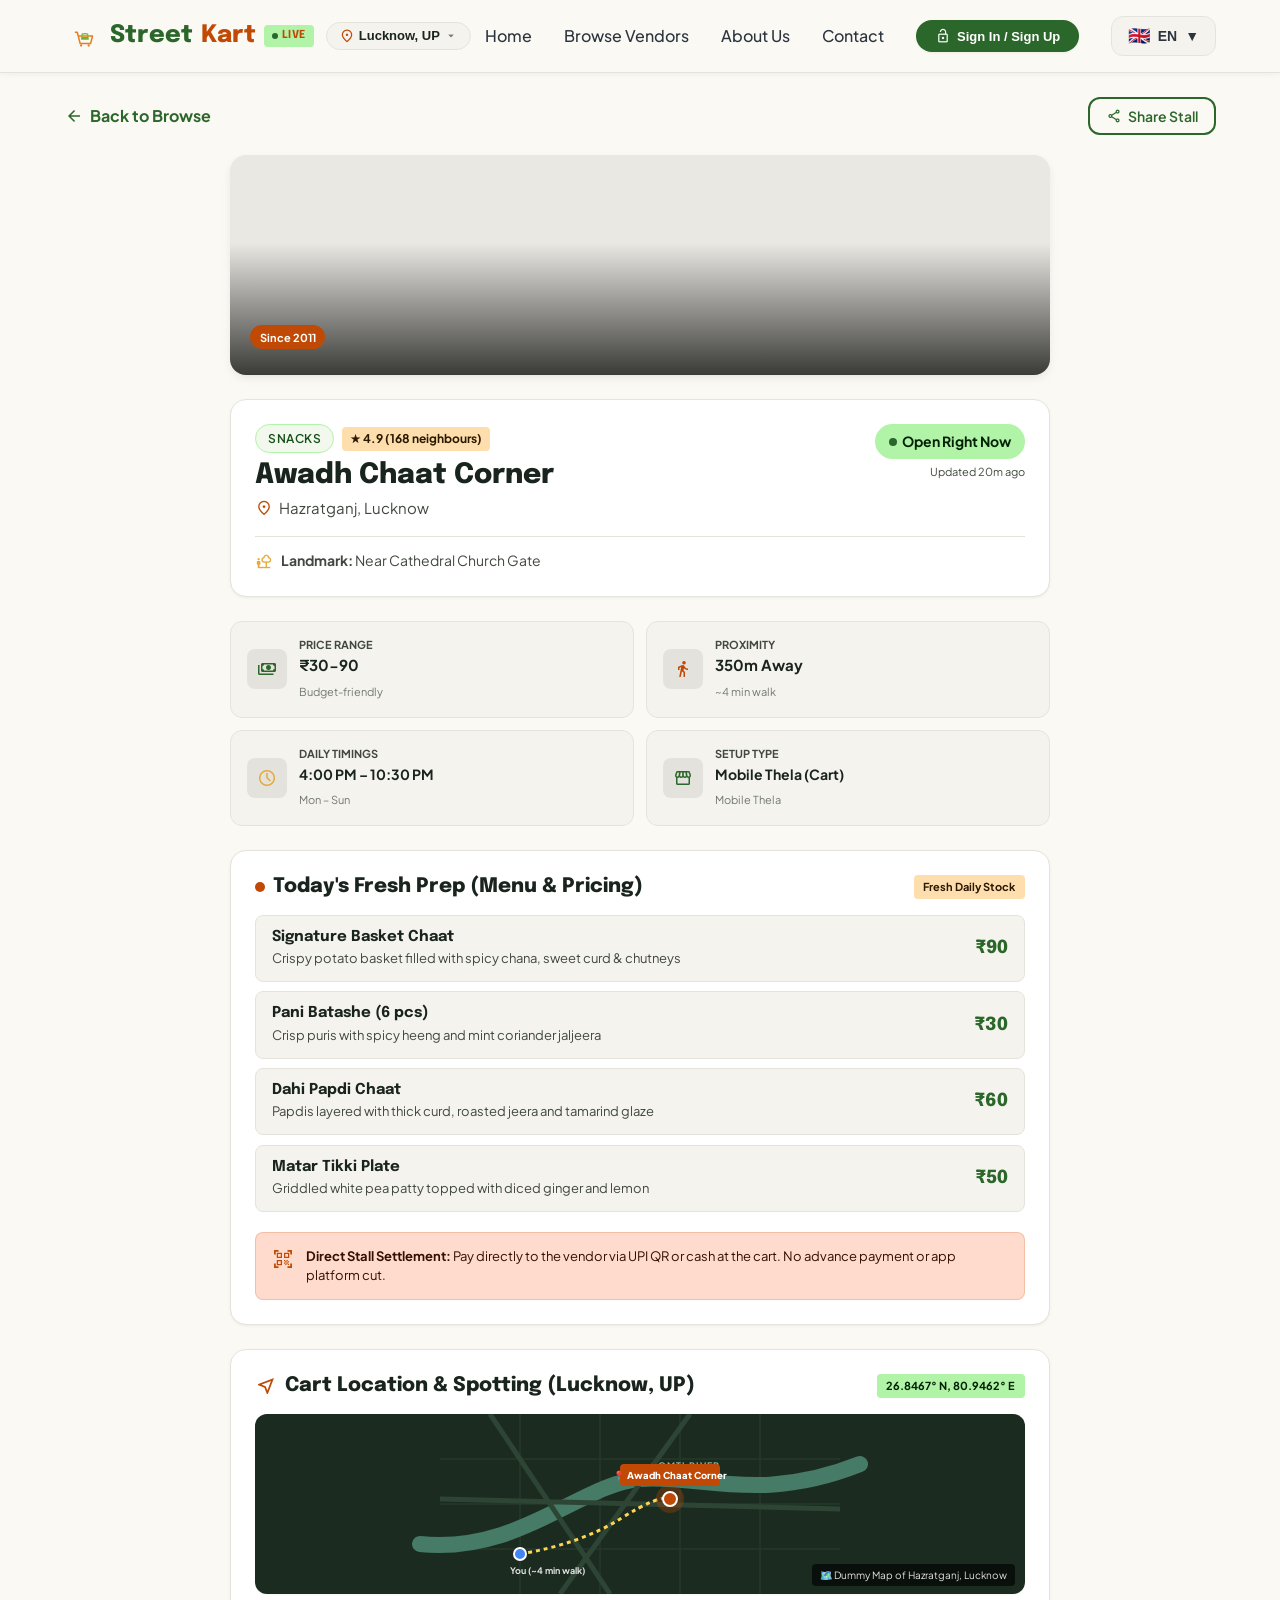
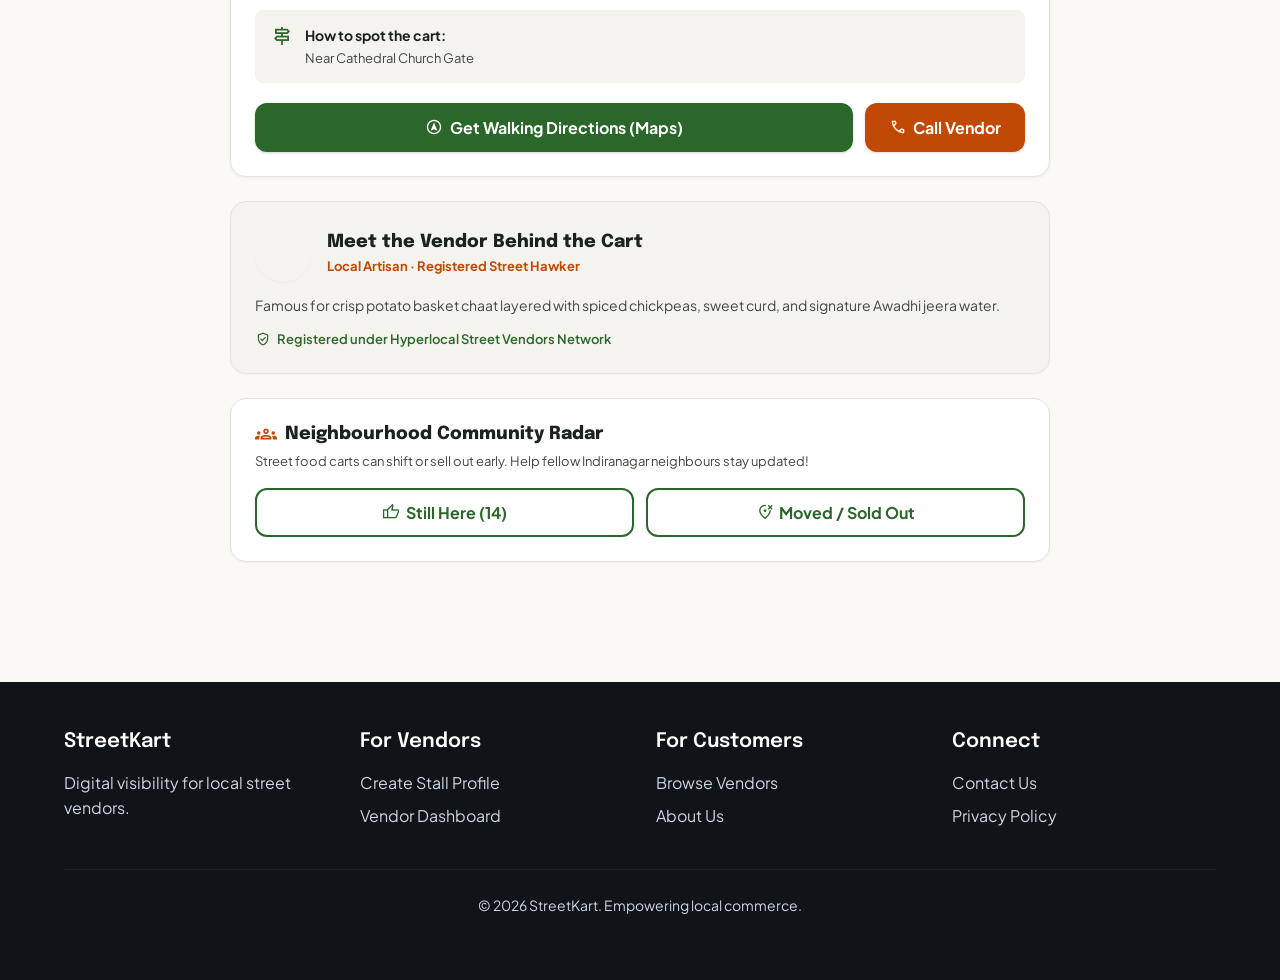
<file: vendor-details.html>
<!DOCTYPE html>
<html lang="en">

<head>
  <meta charset="UTF-8">
  <meta name="viewport" content="width=device-width, initial-scale=1.0, maximum-scale=5.0">
  <meta name="description" content="View vendor details and live availability on StreetKart.">
  <title>Stall Details - StreetKart</title>
  <link rel="stylesheet" href="styles/index.css">
</head>

<body>
  <!-- Navigation Header with Stitch Location Context & Live Badge -->
  <nav class="navbar navbar-stitch">
    <div class="navbar-container">
      <div style="display: flex; align-items: center; gap: 0.75rem;">
        <a href="index.html" class="navbar-logo" aria-label="StreetKart Home">
          <svg width="38" height="38" viewBox="0 0 200 200" xmlns="http://www.w3.org/2000/svg">
            <path d="M 60 80 L 70 80 L 85 140 L 140 140 L 150 100 L 75 100" stroke="#E67E22" stroke-width="8" fill="none"
              stroke-linecap="round" stroke-linejoin="round" />
            <circle cx="90" cy="150" r="6" fill="#E67E22" />
            <circle cx="130" cy="150" r="6" fill="#E67E22" />
            <path d="M 95 90 Q 110 85 125 90" stroke="#6CB52D" stroke-width="6" fill="none" stroke-linecap="round" />
            <line x1="95" y1="90" x2="95" y2="105" stroke="#6CB52D" stroke-width="4" />
            <line x1="125" y1="90" x2="125" y2="105" stroke="#6CB52D" stroke-width="4" />
            <rect x="90" y="105" width="40" height="15" fill="#6CB52D" rx="2" />
          </svg>
          <span style="color: var(--color-brand-green); font-weight: 800;">Street</span><span style="color: var(--color-brand-orange); font-weight: 800;">Kart</span>
          <span class="brand-live-pill">Live</span>
        </a>

        <!-- Location Context Indicator -->
        <button class="location-context-btn" title="Click to change Lucknow discovery zone">
          <span class="material-symbols-outlined" style="color: var(--color-secondary); font-size: 16px;">location_on</span>
          <span>Lucknow, UP</span>
          <span class="material-symbols-outlined" style="font-size: 14px; color: var(--color-outline);">arrow_drop_down</span>
        </button>
      </div>

      <button class="navbar-toggle" aria-label="Toggle menu">☰</button>
      <ul class="navbar-menu">
        <li><a href="index.html" data-i18n="nav_home">Home</a></li>
        <li><a href="browse.html" data-i18n="nav_browse">Browse Vendors</a></li>
        <li><a href="vendor-dashboard.html">My Stall</a></li>
        <li><a href="about.html" data-i18n="nav_about">About</a></li>
        <li><a href="contact.html" data-i18n="nav_contact">Contact</a></li>
        <li><a href="vendor-signup.html" class="btn btn-primary btn-sm" data-i18n="nav_signup">+ Add Stall</a></li>
        <li>
          <div class="lang-switcher"></div>
        </li>
      </ul>
    </div>
  </nav>

  <!-- Vendor Details Section -->
  <main class="container" style="padding-top: 1.5rem; padding-bottom: 3.5rem;">
    <!-- Container dynamically populated by JavaScript -->
    <div id="vendorDetailsContent">
      <div style="text-align: center; padding: 3rem 1rem;">
        <div class="spinner" style="width: 2.5rem; height: 2.5rem; border: 3px solid var(--color-outline-variant); border-top-color: var(--color-primary); border-radius: 50%; animation: spin 0.8s linear infinite; margin: 0 auto 1rem auto;"></div>
        <p style="color: var(--color-on-surface-variant); font-weight: 600;">Loading stall details...</p>
      </div>
    </div>
  </main>

  <!-- Mobile Bottom Navigation Bar -->
  <nav class="mobile-bottom-nav" aria-label="Mobile Navigation">
    <a href="index.html" class="mobile-nav-link">
      <span class="material-symbols-outlined">explore</span>
      <span>Discover</span>
    </a>
    <a href="browse.html" class="mobile-nav-link active">
      <span class="material-symbols-outlined">grid_view</span>
      <span>Browse</span>
    </a>
    <a href="vendor-dashboard.html" class="mobile-nav-link">
      <span class="material-symbols-outlined">store</span>
      <span>My Stall</span>
    </a>
    <a href="vendor-signup.html" class="mobile-nav-link">
      <span class="material-symbols-outlined">add_circle</span>
      <span>Add Stall</span>
    </a>
  </nav>

  <!-- Preserved Footer -->
  <footer class="footer">
    <div class="container">
      <div class="footer-content">
        <div class="footer-section">
          <h4>StreetKart</h4>
          <p>Digital visibility for local street vendors.</p>
        </div>
        <div class="footer-section">
          <h4>For Vendors</h4>
          <ul class="footer-links">
            <li><a href="vendor-signup.html">Create Stall Profile</a></li>
            <li><a href="vendor-dashboard.html">Vendor Dashboard</a></li>
          </ul>
        </div>
        <div class="footer-section">
          <h4>For Customers</h4>
          <ul class="footer-links">
            <li><a href="browse.html">Browse Vendors</a></li>
            <li><a href="about.html">About Us</a></li>
          </ul>
        </div>
        <div class="footer-section">
          <h4>Connect</h4>
          <ul class="footer-links">
            <li><a href="contact.html">Contact Us</a></li>
            <li><a href="#">Privacy Policy</a></li>
          </ul>
        </div>
      </div>
      <div class="footer-bottom">
        <p>&copy; 2026 StreetKart. Empowering local commerce.</p>
      </div>
    </div>
  </footer>

  <!-- Scripts -->
  <script src="data/vendors.js"></script>
  <script src="scripts/mock-store.js"></script>
  <script src="scripts/mock-auth.js"></script>
  <script src="scripts/supabase-client.js"></script>
  <script src="scripts/translations.js"></script>
  <script src="scripts/main.js"></script>
  <script>
    document.addEventListener('DOMContentLoaded', loadVendorDetails);
  </script>
</body>

</html>
</file>
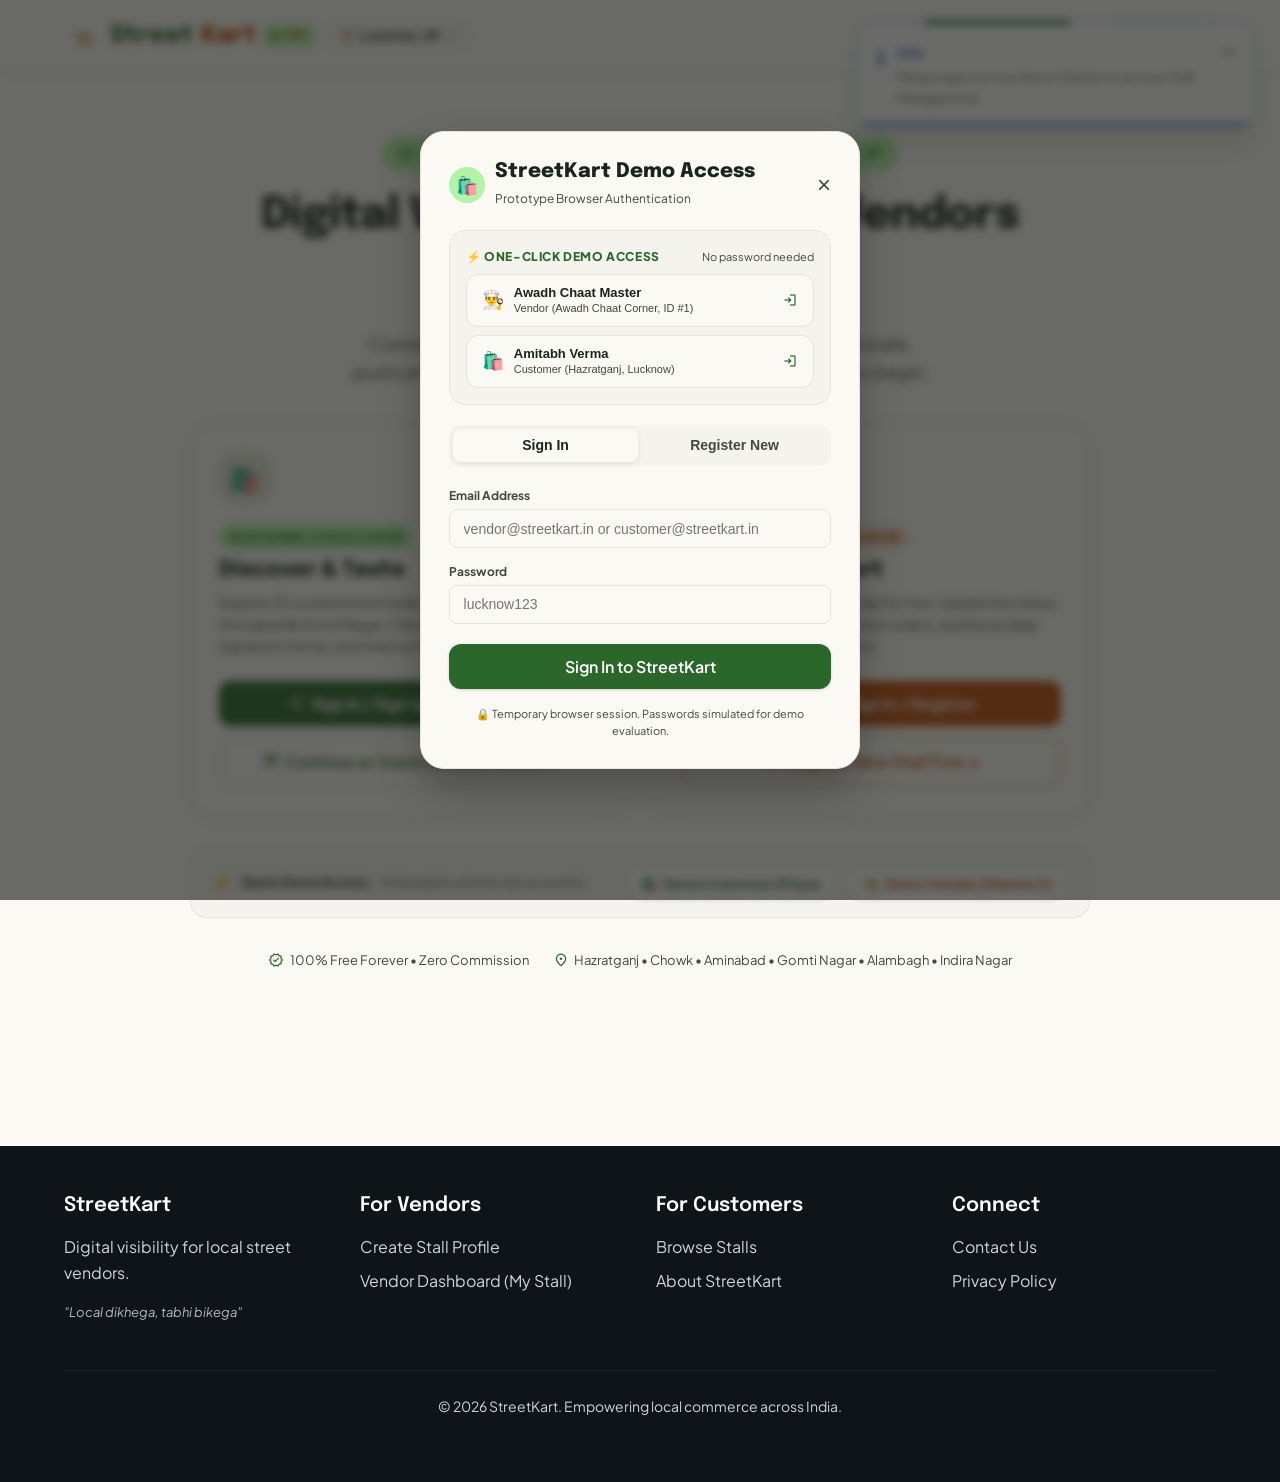
<file: vendor-signup.html>
<!DOCTYPE html>
<html lang="en">

<head>
  <meta charset="UTF-8">
  <meta name="viewport" content="width=device-width, initial-scale=1.0, maximum-scale=5.0">
  <meta name="description" content="List your cart or stall on StreetKart for free. Reach thousands of local neighbours.">
  <title>Vendor Onboarding - StreetKart</title>
  <link rel="stylesheet" href="styles/index.css">
</head>

<body>
  <!-- Navigation Header with Stitch Location Context & Live Badge -->
  <nav class="navbar navbar-stitch">
    <div class="navbar-container">
      <div style="display: flex; align-items: center; gap: 0.75rem;">
        <a href="index.html" class="navbar-logo" aria-label="StreetKart Home">
          <svg width="38" height="38" viewBox="0 0 200 200" xmlns="http://www.w3.org/2000/svg">
            <path d="M 60 80 L 70 80 L 85 140 L 140 140 L 150 100 L 75 100" stroke="#E67E22" stroke-width="8" fill="none"
              stroke-linecap="round" stroke-linejoin="round" />
            <circle cx="90" cy="150" r="6" fill="#E67E22" />
            <circle cx="130" cy="150" r="6" fill="#E67E22" />
            <path d="M 95 90 Q 110 85 125 90" stroke="#6CB52D" stroke-width="6" fill="none" stroke-linecap="round" />
            <line x1="95" y1="90" x2="95" y2="105" stroke="#6CB52D" stroke-width="4" />
            <line x1="125" y1="90" x2="125" y2="105" stroke="#6CB52D" stroke-width="4" />
            <rect x="90" y="105" width="40" height="15" fill="#6CB52D" rx="2" />
          </svg>
          <span style="color: var(--color-brand-green); font-weight: 800;">Street</span><span style="color: var(--color-brand-orange); font-weight: 800;">Kart</span>
          <span class="brand-live-pill">Live</span>
        </a>

        <!-- Location Context Indicator -->
        <button class="location-context-btn" title="Click to change Lucknow discovery zone">
          <span class="material-symbols-outlined" style="color: var(--color-secondary); font-size: 16px;">location_on</span>
          <span>Lucknow, UP</span>
          <span class="material-symbols-outlined" style="font-size: 14px; color: var(--color-outline);">arrow_drop_down</span>
        </button>
      </div>

      <button class="navbar-toggle" aria-label="Toggle menu">☰</button>
      <ul class="navbar-menu">
        <li><a href="index.html" data-i18n="nav_home">Home</a></li>
        <li><a href="browse.html" data-i18n="nav_browse">Browse Vendors</a></li>
        <li><a href="vendor-dashboard.html">My Stall</a></li>
        <li><a href="about.html" data-i18n="nav_about">About</a></li>
        <li><a href="contact.html" data-i18n="nav_contact">Contact</a></li>
        <li><a href="vendor-signup.html" class="active btn btn-primary btn-sm" data-i18n="nav_signup">+ Add Stall</a></li>
        <li>
          <div class="lang-switcher"></div>
        </li>
      </ul>
    </div>
  </nav>

  <!-- Onboarding Content -->
  <main class="container container-narrow" style="padding-top: 1.5rem; padding-bottom: 4rem;">
    <!-- Top Ethos Banner (Stitch Screen ad852635) -->
    <div style="background-color: var(--color-primary); color: var(--color-on-primary); border-radius: var(--radius-xl); padding: 1.75rem; margin-bottom: 1.5rem; box-shadow: var(--shadow-md);">
      <div style="display: flex; align-items: center; justify-content: space-between; margin-bottom: 0.5rem; flex-wrap: wrap; gap: 0.5rem;">
        <div style="display: flex; align-items: center; gap: 0.4rem;">
          <span class="material-symbols-outlined" style="color: var(--color-primary-fixed); font-size: 20px;">storefront</span>
          <span style="font-size: 0.6875rem; font-weight: 700; text-transform: uppercase; letter-spacing: 0.05em; background: rgba(255, 255, 255, 0.15); padding: 0.2rem 0.6rem; border-radius: var(--radius-full);">
            Vendor Onboarding
          </span>
        </div>
        <span style="font-size: 0.75rem; font-weight: 600; opacity: 0.9;">हिन्दी / English</span>
      </div>

      <h1 style="color: white; font-size: 1.75rem; font-weight: 800; line-height: 1.25; margin-bottom: 0.25rem;">
        List Your Cart on StreetKart
      </h1>
      <p style="color: var(--color-primary-fixed); font-size: 0.9375rem; font-weight: 600; margin-bottom: 0.75rem;">
        अपनी दुकान डिजिटल करें • 2 मिनट में शुरू
      </p>

      <!-- Tagline Callout -->
      <div style="background: rgba(16, 77, 20, 0.7); border-radius: var(--radius-md); padding: 0.6rem 0.85rem; display: flex; align-items: center; gap: 0.5rem; margin-bottom: 1rem;">
        <span class="material-symbols-outlined" style="color: var(--color-tertiary-fixed); font-size: 20px;">campaign</span>
        <p style="font-size: 0.9375rem; font-weight: 700; font-style: italic; color: white; margin: 0;">
          "Local dikhega, tabhi bikega!"
        </p>
      </div>

      <!-- Trust Badges Strip -->
      <div style="display: grid; grid-template-columns: repeat(3, 1fr); gap: 0.5rem; border-top: 1px solid rgba(255, 255, 255, 0.15); padding-top: 0.75rem; text-align: center;">
        <div style="background: rgba(255, 255, 255, 0.08); border-radius: var(--radius-md); padding: 0.4rem;">
          <span class="material-symbols-outlined" style="color: var(--color-primary-fixed); font-size: 18px; display: block; margin: 0 auto 0.1rem auto;">verified</span>
          <span style="font-size: 0.75rem; font-weight: 700; color: white; display: block;">100% Free</span>
          <span style="font-size: 0.625rem; color: var(--color-primary-fixed); opacity: 0.85;">शून्य शुल्क</span>
        </div>
        <div style="background: rgba(255, 255, 255, 0.08); border-radius: var(--radius-md); padding: 0.4rem;">
          <span class="material-symbols-outlined" style="color: var(--color-primary-fixed); font-size: 18px; display: block; margin: 0 auto 0.1rem auto;">percent</span>
          <span style="font-size: 0.75rem; font-weight: 700; color: white; display: block;">0% Cut</span>
          <span style="font-size: 0.625rem; color: var(--color-primary-fixed); opacity: 0.85;">कोई कमीशन नहीं</span>
        </div>
        <div style="background: rgba(255, 255, 255, 0.08); border-radius: var(--radius-md); padding: 0.4rem;">
          <span class="material-symbols-outlined" style="color: var(--color-primary-fixed); font-size: 18px; display: block; margin: 0 auto 0.1rem auto;">timer</span>
          <span style="font-size: 0.75rem; font-weight: 700; color: white; display: block;">2 Mins Setup</span>
          <span style="font-size: 0.625rem; color: var(--color-primary-fixed); opacity: 0.85;">आसान पंजीकरण</span>
        </div>
      </div>
    </div>

    <!-- Stepper Indicator -->
    <div style="margin-bottom: 1.5rem;">
      <div style="display: flex; justify-content: space-between; align-items: center; margin-bottom: 0.5rem;">
        <span id="wizardStepLabel" style="font-size: 0.9375rem; font-weight: 700; color: var(--color-primary);">
          Step 1 of 3: Stall Identity
        </span>
        <span style="font-size: 0.6875rem; font-weight: 700; background: var(--color-secondary-fixed); color: var(--color-on-secondary-fixed); padding: 0.15rem 0.5rem; border-radius: var(--radius-full);">
          आसान प्रक्रिया
        </span>
      </div>
      <div class="wizard-stepper">
        <div id="stepBar1" class="step-bar active"></div>
        <div id="stepBar2" class="step-bar"></div>
        <div id="stepBar3" class="step-bar"></div>
      </div>
    </div>

    <!-- Main Form Container -->
    <div class="card" style="border: 1px solid var(--color-outline-variant); border-radius: var(--radius-xl); padding: 1.75rem; background-color: var(--color-surface-container-lowest); box-shadow: var(--shadow-sm);">
      <form id="vendorSignupForm" onsubmit="handleVendorSignup(event)">
        <!-- STEP 1: Stall Identity -->
        <div id="formStep1" class="wizard-pane">
          <div style="margin-bottom: 1.5rem; padding-bottom: 0.75rem; border-bottom: 1px solid var(--color-outline-variant);">
            <h2 style="font-size: 1.25rem; font-weight: 700; margin: 0; color: var(--color-on-surface);">
              Stall Identity (दुकान का नाम व श्रेणी)
            </h2>
            <p style="font-size: 0.8125rem; color: var(--color-on-surface-variant); margin: 0.25rem 0 0 0;">
              Enter your stall name and primary category.
            </p>
          </div>

          <!-- Vendor Name -->
          <div class="form-group" style="margin-bottom: 1.25rem;">
            <label for="vendorName" class="form-label" style="font-weight: 700;">
              Stall or Vendor Name / दुकान का नाम *
            </label>
            <div style="position: relative;">
              <input type="text" id="vendorName" name="vendorName" class="form-input" style="padding-left: 2.75rem;"
                placeholder="e.g. Sharma Ji Chaat / राजू भुट्टा" required>
              <span class="material-symbols-outlined" style="position: absolute; left: 0.85rem; top: 50%; transform: translateY(-50%); color: var(--color-primary); font-size: 20px;">badge</span>
            </div>
            <small style="color: var(--color-on-surface-variant); font-size: 0.8125rem; display: block; margin-top: 0.25rem;">
              Tip: Use the name local neighbours already know you by.
            </small>
          </div>

          <!-- Category Selection -->
          <div class="form-group" style="margin-bottom: 1.25rem;">
            <label for="category" class="form-label" style="font-weight: 700;">
              Select Category / श्रेणी चुनें *
            </label>
            <select id="category" name="category" class="form-select" required onchange="syncCategoryChoice(this.value)">
              <option value="">Select a category</option>
              <option value="Snacks">Street Food / Snacks (चाट, भुट्टा, पकोड़े)</option>
              <option value="Vegetables">Vegetables & Fruits / सब्ज़ी व फल</option>
              <option value="Tea">Tea, Coffee & Beverages / चाय और नाश्ता</option>
              <option value="Flowers">Flowers & Puja Items / फूल व माला</option>
              <option value="Other">Local Artisans & Services / मरम्मत व अन्य</option>
            </select>
          </div>

          <!-- Stall Photo -->
          <div class="form-group" style="margin-bottom: 1.5rem;">
            <label for="stallPhotoFile" class="form-label" style="font-weight: 700;">
              Stall Photo / दुकान या ठेले की फोटो
            </label>
            <div style="display: flex; gap: 0.75rem; align-items: center;">
              <div id="stallPhotoPreviewBox" style="width: 70px; height: 70px; border-radius: var(--radius-md); border: 2px dashed var(--color-outline); background: var(--color-surface-container-low); display: flex; align-items: center; justify-content: center; overflow: hidden; flex-shrink: 0;">
                <img id="stallPhotoPreviewImg" src="assets/logo-icon.svg" alt="Stall Photo Preview" style="width: 100%; height: 100%; object-fit: cover;">
              </div>
              <div style="flex: 1;">
                <input type="file" id="stallPhotoFile" accept="image/*" class="form-input" style="font-size: 0.8125rem; padding: 0.45rem;" onchange="handleStallPhotoSelected(event)">
                <input type="hidden" id="stallPhotoUrl" name="stallPhotoUrl" value="assets/logo-icon.svg">
                <small style="color: var(--color-on-surface-variant); font-size: 0.75rem; display: block; margin-top: 0.25rem;">
                  Snap a quick photo of your pushcart or storefront. (Optional / 2-minute setup)
                </small>
              </div>
            </div>
          </div>

          <button type="button" class="btn btn-primary btn-lg" style="width: 100%; display: flex; align-items: center; justify-content: center; gap: 0.4rem;" onclick="goToStep(2)">
            <span>Next: Set Cart Location (स्थान चुनें)</span>
            <span class="material-symbols-outlined" style="font-size: 18px;">arrow_forward</span>
          </button>
        </div>

        <!-- STEP 2: Stall Location -->
        <div id="formStep2" class="wizard-pane" style="display: none;">
          <div style="margin-bottom: 1.25rem; padding-bottom: 0.75rem; border-bottom: 1px solid var(--color-outline-variant);">
            <h2 style="font-size: 1.25rem; font-weight: 700; margin: 0; color: var(--color-on-surface);">
              Cart Location (दुकान कहाँ लगती है?)
            </h2>
            <p style="font-size: 0.8125rem; color: var(--color-on-surface-variant); margin: 0.25rem 0 0 0;">
              Pin your regular neighbourhood corner or walking stretch.
            </p>
          </div>

          <!-- GPS Auto Detect Callout (Stitch Screen ad852635) -->
          <div style="background-color: var(--color-secondary-fixed); border-radius: var(--radius-lg); padding: 1rem; margin-bottom: 1.25rem; text-align: center;">
            <p style="font-size: 0.875rem; font-weight: 700; color: var(--color-on-secondary-fixed); margin-bottom: 0.5rem;">
              Are you at your cart right now?
            </p>
            <button type="button" id="gpsAutoBtn" class="btn btn-primary" style="background-color: var(--color-secondary); border-color: var(--color-secondary); width: 100%; font-weight: 700; display: flex; align-items: center; justify-content: center; gap: 0.4rem;" onclick="simulateGpsDetect()">
              <span class="material-symbols-outlined" style="font-size: 20px;">my_location</span>
              <span id="gpsBtnLabel">Use My Current Location (ऑटो-डिटेक्ट)</span>
            </button>
          </div>

          <!-- Locality -->
          <div class="form-group" style="margin-bottom: 1.25rem;">
            <label for="locality" class="form-label" style="font-weight: 700;">
              Locality & Area / इलाका व बाजार *
            </label>
            <div style="position: relative;">
              <input type="text" id="locality" name="locality" class="form-input" style="padding-left: 2.75rem;"
                placeholder="e.g. Hazratganj / Bhootnath Market, Lucknow, UP" required>
              <span class="material-symbols-outlined" style="position: absolute; left: 0.85rem; top: 50%; transform: translateY(-50%); color: var(--color-secondary); font-size: 20px;">map</span>
            </div>
          </div>

          <!-- Landmark -->
          <div class="form-group" style="margin-bottom: 1.5rem;">
            <label for="landmark" class="form-label" style="font-weight: 700;">
              Landmark / पहचान का स्थान *
            </label>
            <div style="position: relative;">
              <input type="text" id="landmark" name="landmark" class="form-input" style="padding-left: 2.75rem;"
                placeholder="e.g. Near Cathedral Church Gate / Mayfair Cinema" required>
              <span class="material-symbols-outlined" style="position: absolute; left: 0.85rem; top: 50%; transform: translateY(-50%); color: var(--color-primary); font-size: 20px;">signpost</span>
            </div>
            <small style="color: var(--color-on-surface-variant); font-size: 0.8125rem; display: block; margin-top: 0.25rem;">
              Helps customers locate walking pushcarts easily.
            </small>
          </div>

          <div style="display: flex; gap: 0.75rem;">
            <button type="button" class="btn btn-outline" style="flex: 1;" onclick="goToStep(1)">
              Back
            </button>
            <button type="button" class="btn btn-primary" style="flex: 2; display: flex; align-items: center; justify-content: center; gap: 0.4rem;" onclick="goToStep(3)">
              <span>Next: Items & Pricing</span>
              <span class="material-symbols-outlined" style="font-size: 18px;">arrow_forward</span>
            </button>
          </div>
        </div>

        <!-- STEP 3: Products & Price Range -->
        <div id="formStep3" class="wizard-pane" style="display: none;">
          <div style="margin-bottom: 1.25rem; padding-bottom: 0.75rem; border-bottom: 1px solid var(--color-outline-variant);">
            <h2 style="font-size: 1.25rem; font-weight: 700; margin: 0; color: var(--color-on-surface);">
              Items & Pricing (सामान व भाव)
            </h2>
            <p style="font-size: 0.8125rem; color: var(--color-on-surface-variant); margin: 0.25rem 0 0 0;">
              Tell neighbours what you offer and typical price ranges.
            </p>
          </div>

          <!-- Product List -->
          <div class="form-group" style="margin-bottom: 1.25rem;">
            <label for="products" class="form-label" style="font-weight: 700;">
              Main Products / मुख्य सामान *
            </label>
            <textarea id="products" name="products" class="form-textarea" rows="3"
              placeholder="e.g. Pani Puri, Sev Puri, Bhel Puri, Dahi Puri, Masala Puri" required></textarea>
            <small style="color: var(--color-on-surface-variant); font-size: 0.8125rem; display: block; margin-top: 0.25rem;">
              Separate multiple items with commas
            </small>
          </div>

          <!-- Price Range -->
          <div class="form-group" style="margin-bottom: 1.25rem;">
            <label for="priceRange" class="form-label" style="font-weight: 700;">
              Price Range / सामान्य दाम *
            </label>
            <input type="text" id="priceRange" name="priceRange" class="form-input"
              placeholder="e.g. ₹20-50" value="₹20-50" required>
            <div style="display: flex; gap: 0.5rem; margin-top: 0.5rem;">
              <button type="button" class="filter-chip" onclick="document.getElementById('priceRange').value='₹10-30'">Under ₹30</button>
              <button type="button" class="filter-chip" onclick="document.getElementById('priceRange').value='₹20-50'">₹20-50</button>
              <button type="button" class="filter-chip" onclick="document.getElementById('priceRange').value='₹50-100'">₹50-100</button>
            </div>
          </div>

          <!-- Open/Closed Initial State -->
          <div class="form-group" style="margin-bottom: 1.5rem; background: var(--color-surface-container-low); padding: 1rem; border-radius: var(--radius-lg);">
            <label class="form-label" style="font-weight: 700; margin-bottom: 0.5rem;">Current Availability Status</label>
            <div class="toggle-container">
              <label class="toggle-switch">
                <input type="checkbox" id="isOpen" name="isOpen" checked>
                <span class="toggle-slider"></span>
              </label>
              <span style="font-weight: 700; color: var(--color-on-surface);">Cart is Open Right Now (दुकान खुली है)</span>
            </div>
            <small style="color: var(--color-on-surface-variant); font-size: 0.8125rem; display: block; margin-top: 0.5rem;">
              You can toggle this anytime with one tap from your dashboard.
            </small>
          </div>

          <!-- Action Buttons -->
          <div style="display: flex; gap: 0.75rem;">
            <button type="button" class="btn btn-outline" style="flex: 1;" onclick="goToStep(2)">
              Back
            </button>
            <button type="submit" class="btn btn-primary btn-lg" style="flex: 2; font-weight: 800; display: flex; align-items: center; justify-content: center; gap: 0.4rem;">
              <span class="material-symbols-outlined" style="font-size: 20px;">rocket_launch</span>
              <span>Publish Stall / दुकान लाइव करें</span>
            </button>
          </div>
        </div>
      </form>
    </div>

    <!-- Toll-Free Helpline Strip (Stitch Screen ad852635) -->
    <div style="background-color: var(--color-surface-container-low); border: 1px solid var(--color-outline-variant); border-radius: var(--radius-xl); padding: 1rem 1.25rem; display: flex; align-items: center; justify-content: space-between; margin-top: 1.5rem; gap: 1rem;">
      <div style="display: flex; align-items: center; gap: 0.75rem;">
        <div style="width: 2.5rem; height: 2.5rem; border-radius: 50%; background-color: var(--color-secondary-fixed); color: var(--color-secondary); display: flex; align-items: center; justify-content: center; flex-shrink: 0;">
          <span class="material-symbols-outlined" style="font-size: 22px;">support_agent</span>
        </div>
        <div>
          <p style="font-size: 0.875rem; font-weight: 700; color: var(--color-on-surface); margin: 0;">Need help registering? / सहायता चाहिए?</p>
          <p style="font-size: 0.8125rem; color: var(--color-secondary); font-weight: 700; margin: 0;">Toll-Free Helpline: 1800-STREETKART</p>
        </div>
      </div>
      <a href="tel:1800123456" class="btn btn-primary btn-sm" style="border-radius: var(--radius-full); width: 2.5rem; height: 2.5rem; padding: 0; display: flex; align-items: center; justify-content: center;" title="Call Helpline">
        <span class="material-symbols-outlined" style="font-size: 18px;">call</span>
      </a>
    </div>
  </main>

  <!-- Success Overlay (Stitch Screen ad852635) -->
  <div id="successOverlay" class="success-overlay">
    <div class="success-message" style="border-radius: var(--radius-2xl); max-width: 480px; padding: 2.25rem 2rem;">
      <div class="success-icon" style="background-color: var(--color-primary); color: white;">✓</div>
      <h2 style="color: var(--color-on-surface); font-size: 1.5rem; font-weight: 800; margin-bottom: 0.5rem;">
        बधाई हो! आपकी दुकान लाइव है!
      </h2>
      <p style="color: var(--color-on-surface-variant); font-size: 0.9375rem; margin-bottom: 1.5rem;">
        Nearby neighbours can now discover your stall in real-time. Redirecting to your dashboard...
      </p>
      <div style="display: flex; gap: 0.75rem;">
        <a href="vendor-dashboard.html" class="btn btn-primary" style="width: 100%; font-weight: 700;">
          Open Stall Dashboard Now →
        </a>
      </div>
    </div>
  </div>

  <!-- Mobile Bottom Navigation Bar -->
  <nav class="mobile-bottom-nav" aria-label="Mobile Navigation">
    <a href="index.html" class="mobile-nav-link">
      <span class="material-symbols-outlined">explore</span>
      <span>Discover</span>
    </a>
    <a href="browse.html" class="mobile-nav-link">
      <span class="material-symbols-outlined">grid_view</span>
      <span>Browse</span>
    </a>
    <a href="vendor-dashboard.html" class="mobile-nav-link">
      <span class="material-symbols-outlined">store</span>
      <span>My Stall</span>
    </a>
    <a href="vendor-signup.html" class="mobile-nav-link active">
      <span class="material-symbols-outlined">add_circle</span>
      <span>Add Stall</span>
    </a>
  </nav>

  <!-- Scripts -->
  <script src="data/vendors.js"></script>
  <script src="scripts/mock-store.js"></script>
  <script src="scripts/mock-auth.js"></script>
  <script src="scripts/supabase-client.js"></script>
  <script src="scripts/translations.js"></script>
  <script src="scripts/main.js"></script>
  <script>
    // Multi-step Wizard Navigation
    function goToStep(step) {
      document.getElementById('formStep1').style.display = step === 1 ? 'block' : 'none';
      document.getElementById('formStep2').style.display = step === 2 ? 'block' : 'none';
      document.getElementById('formStep3').style.display = step === 3 ? 'block' : 'none';

      document.getElementById('stepBar1').className = 'step-bar active';
      document.getElementById('stepBar2').className = 'step-bar' + (step >= 2 ? ' active' : '');
      document.getElementById('stepBar3').className = 'step-bar' + (step >= 3 ? ' active' : '');

      const labels = {
        1: 'Step 1 of 3: Stall Identity',
        2: 'Step 2 of 3: Stall Location',
        3: 'Step 3 of 3: Items & Pricing'
      };
      document.getElementById('wizardStepLabel').textContent = labels[step];
      window.scrollTo({ top: 120, behavior: 'smooth' });
    }

    function simulateGpsDetect() {
      const btn = document.getElementById('gpsAutoBtn');
      const label = document.getElementById('gpsBtnLabel');
      label.textContent = "Detecting Cart Coordinates...";
      btn.style.opacity = '0.8';
      setTimeout(() => {
        label.textContent = "✓ Cart Location Locked (26.8467° N, 80.9462° E)";
        btn.style.backgroundColor = "var(--color-primary)";
        btn.style.borderColor = "var(--color-primary)";
        if (!document.getElementById('locality').value) {
          document.getElementById('locality').value = "Hazratganj, Lucknow, UP";
        }
        if (!document.getElementById('landmark').value) {
          document.getElementById('landmark').value = "Near Cathedral Church Gate / Mayfair Cinema";
        }
      }, 700);
    }

    // Stall photo preview handler
    function handleStallPhotoSelected(event) {
      const file = event.target.files[0];
      if (file) {
        const reader = new FileReader();
        reader.onload = function(e) {
          const previewImg = document.getElementById('stallPhotoPreviewImg');
          const hiddenUrl = document.getElementById('stallPhotoUrl');
          if (previewImg) previewImg.src = e.target.result;
          if (hiddenUrl) hiddenUrl.value = e.target.result;
        };
        reader.readAsDataURL(file);
      }
    }
  </script>
</body>

</html>
</file>
<file: styles/index.css>
/* ===================================
   StreetKart Design System: Hyperlocal Bazaar
   Visual Design Reference: Google Stitch Project 5087750199325441352
   =================================== */

/* === Google Fonts & Material Symbols === */
@import url('https://fonts.googleapis.com/css2?family=Epilogue:ital,wght@0,500;0,600;0,700;0,800;1,700&family=Plus+Jakarta+Sans:ital,wght@0,400;0,500;0,600;0,700;1,600&family=Outfit:wght@400;500;600;700&display=swap');
@import url('https://fonts.googleapis.com/css2?family=Material+Symbols+Outlined:opsz,wght,FILL,GRAD@20..48,100..700,0..1,-50..200');

/* === CSS Variables === */
:root {
  /* Stitch Hyperlocal Bazaar - Authentic Indian Market Produce Palette */
  --color-primary: #2B662A;               /* Forest market green anchor */
  --color-primary-container: #104D14;     /* Deep forest shade */
  --color-primary-fixed: #B1F3A7;         /* Fresh spring sprout highlight */
  --color-primary-fixed-dim: #96D68D;     /* Olive leaf tint */
  --color-on-primary: #FFFFFF;
  --color-on-primary-fixed: #002203;

  --color-secondary: #C04A05;             /* Terracotta / clay pushcart orange */
  --color-secondary-container: #FD7636;   /* Radiant spice orange */
  --color-secondary-fixed: #FFDBCD;       /* Soft sunbaked terracotta highlight */
  --color-secondary-fixed-dim: #FFB597;
  --color-on-secondary: #FFFFFF;
  --color-on-secondary-fixed: #360F00;

  --color-tertiary: #E5A93C;              /* Marigold flower gold / turmeric */
  --color-tertiary-fixed: #FFDEAD;        /* Morning marigold garland accent */
  --color-tertiary-fixed-dim: #FABC4D;
  --color-on-tertiary-fixed: #281900;

  /* Surface Canvas (Warm Unbleached Parchment reducing outdoor glare) */
  --color-surface: #FBF9F4;
  --color-surface-dim: #DBDAD5;
  --color-surface-bright: #FBF9F4;
  --color-surface-container-lowest: #FFFFFF;
  --color-surface-container-low: #F5F3EE;
  --color-surface-container: #F0EEE9;
  --color-surface-container-high: #EAE8E3;
  --color-surface-container-highest: #E4E2DD;
  --color-surface-variant: #E4E2DD;

  /* High-Contrast Outdoors Legibility Ink */
  --color-on-surface: #1A241E;            /* Dark warm ink for direct sunlight */
  --color-on-surface-variant: #41493E;    /* Slate-olive metadata */
  --color-outline: #71796D;
  --color-outline-variant: #E5E4DC;       /* Physical paper card crease border */

  /* Operational Status Indicators */
  --color-live-open: #238636;             /* Vibrant open cart green */
  --color-live-open-bg: #DCFCE7;
  --color-status-closed: #8E968F;         /* Stationary closed stall slate */
  --color-status-closed-bg: #EAE8E3;

  /* Legacy & Brand Token Harmony */
  --color-brand-green: #2B662A;
  --color-brand-green-dark: #104D14;
  --color-brand-green-light: #4B9448;
  --color-brand-green-50: #F3F8EE;
  --color-brand-green-100: #B1F3A7;

  --color-brand-orange: #C04A05;
  --color-brand-orange-dark: #7D2D00;
  --color-brand-orange-light: #FD7636;
  --color-brand-orange-50: #FEF5EC;
  --color-brand-orange-100: #FFDBCD;

  --color-primary-900: #002203;
  --color-primary-800: #104D14;
  --color-primary-700: #155218;
  --color-primary-600: #2B662A;
  --color-primary-500: #387B36;
  --color-primary-400: #5FA42C;
  --color-primary-100: #B1F3A7;
  --color-primary-50: #F3F8EE;

  --color-accent-900: #360F00;
  --color-accent-800: #7D2D00;
  --color-accent-700: #963400;
  --color-accent-600: #C04A05;
  --color-accent-500: #D95402;
  --color-accent-400: #FD7636;
  --color-accent-100: #FFDBCD;
  --color-accent-50: #FEF5EC;

  --color-success-700: #14532D;
  --color-success-600: #238636;
  --color-success-500: #166534;
  --color-success-100: #DCFCE7;

  --color-gray-50: #FBF9F4;
  --color-gray-100: #F5F3EE;
  --color-gray-200: #E5E4DC;
  --color-gray-300: #CBD5E1;
  --color-gray-400: #94A3B8;
  --color-gray-500: #71796D;
  --color-gray-600: #41493E;
  --color-gray-700: #2C353F;
  --color-gray-800: #1A241E;
  --color-gray-900: #0F1419;

  --color-error: #BA1A1A;
  --color-error-container: #FFDAD6;
  --color-warning: #795300;
  --color-info: #104D14;

  /* Typography: Epilogue Editorial Headlines + Plus Jakarta Sans Body */
  --font-heading: 'Epilogue', Georgia, serif;
  --font-body: 'Plus Jakarta Sans', -apple-system, BlinkMacSystemFont, 'Segoe UI', Roboto, sans-serif;

  /* Spacing */
  --spacing-xs: 0.25rem;
  --spacing-sm: 0.5rem;
  --spacing-md: 1rem;
  --spacing-lg: 1.5rem;
  --spacing-xl: 2rem;
  --spacing-2xl: 3rem;
  --spacing-3xl: 4rem;

  /* Border Radius */
  --radius-sm: 0.25rem;
  --radius-md: 0.5rem;
  --radius-lg: 0.75rem;
  --radius-xl: 1rem;
  --radius-2xl: 1.5rem;
  --radius-full: 9999px;

  /* Shadows - Earthy tactile depth (no synthetic cool blues) */
  --shadow-xs: 0 1px 2px 0 rgba(26, 36, 30, 0.04);
  --shadow-sm: 0 1px 3px 0 rgba(26, 36, 30, 0.06), 0 1px 2px -1px rgba(26, 36, 30, 0.04);
  --shadow-md: 0 4px 10px -1px rgba(26, 36, 30, 0.08), 0 2px 4px -2px rgba(26, 36, 30, 0.04);
  --shadow-lg: 0 10px 20px -3px rgba(26, 36, 30, 0.10), 0 4px 6px -4px rgba(26, 36, 30, 0.04);
  --shadow-xl: 0 20px 25px -5px rgba(26, 36, 30, 0.12);
  --shadow-2xl: 0 25px 50px -12px rgba(26, 36, 30, 0.18);

  /* Transitions */
  --transition-fast: 150ms cubic-bezier(0.16, 1, 0.3, 1);
  --transition-base: 220ms cubic-bezier(0.16, 1, 0.3, 1);
  --transition-slow: 350ms cubic-bezier(0.16, 1, 0.3, 1);

  /* Elevation */
  --z-dropdown: 1000;
  --z-sticky: 1020;
  --z-fixed: 1030;
  --z-modal-backdrop: 1040;
  --z-modal: 1050;
  --z-toast: 1060;

  /* Motion */
  --ease-smooth: cubic-bezier(0.16, 1, 0.3, 1);
  --hover-lift: -2px;
  --hover-scale: 1.01;
  --active-scale: 0.98;
}

/* === Reset & Base Styles === */
* {
  margin: 0;
  padding: 0;
  box-sizing: border-box;
}

html {
  font-size: 16px;
  scroll-behavior: smooth;
  background-color: var(--color-surface);
}

body {
  font-family: var(--font-body);
  color: var(--color-on-surface);
  background-color: var(--color-surface);
  line-height: 1.6;
  -webkit-font-smoothing: antialiased;
  -moz-osx-font-smoothing: grayscale;
}

/* Custom themed selection */
::selection {
  background-color: var(--color-primary-100);
  color: var(--color-primary-900);
}

/* Subtle modern scrollbar */
::-webkit-scrollbar {
  width: 8px;
  height: 8px;
}

::-webkit-scrollbar-track {
  background: var(--color-gray-100);
}

::-webkit-scrollbar-thumb {
  background: var(--color-gray-300);
  border-radius: var(--radius-full);
}

::-webkit-scrollbar-thumb:hover {
  background: var(--color-gray-400);
}

/* === Typography === */
h1,
h2,
h3,
h4,
h5,
h6 {
  font-family: var(--font-heading);
  font-weight: 700;
  line-height: 1.2;
  color: var(--color-gray-900);
  margin-bottom: var(--spacing-md);
}

h1 {
  font-size: 2.5rem;
  font-weight: 800;
}

h2 {
  font-size: 2rem;
  font-weight: 700;
}

h3 {
  font-size: 1.5rem;
  font-weight: 600;
}

h4 {
  font-size: 1.25rem;
  font-weight: 600;
}

p {
  margin-bottom: var(--spacing-md);
  color: var(--color-gray-600);
}

a {
  color: var(--color-primary-600);
  text-decoration: none;
  transition: color var(--transition-fast);
}

a:hover {
  color: var(--color-primary-500);
}

/* === Layout === */
.container {
  width: 100%;
  max-width: 1200px;
  margin: 0 auto;
  padding: 0 var(--spacing-lg);
}

.container-narrow {
  max-width: 800px;
}

.section {
  padding: var(--spacing-3xl) 0;
}

.section-sm {
  padding: var(--spacing-2xl) 0;
}

/* === Navigation === */
.navbar {
  background-color: white;
  box-shadow: var(--shadow-sm);
  position: sticky;
  top: 0;
  z-index: 1000;
  border-bottom: 1px solid var(--color-gray-200);
}

.navbar-container {
  display: flex;
  justify-content: space-between;
  align-items: center;
  padding: var(--spacing-md) var(--spacing-lg);
  max-width: 1200px;
  margin: 0 auto;
}

.navbar-logo {
  font-family: var(--font-heading);
  font-size: 1.5rem;
  font-weight: 700;
  color: var(--color-brand-green);
  display: flex;
  align-items: center;
  gap: var(--spacing-sm);
  transition: transform var(--transition-fast);
}

.navbar-logo:hover {
  transform: scale(1.02);
}

.navbar-logo img {
  height: 40px;
  width: auto;
}

.navbar-logo span {
  color: var(--color-brand-orange);
}

.navbar-menu {
  display: flex;
  gap: var(--spacing-xl);
  list-style: none;
  align-items: center;
}

.navbar-menu a {
  color: var(--color-gray-700);
  font-weight: 500;
  transition: color var(--transition-fast);
}

.navbar-menu a:hover {
  color: var(--color-primary-600);
}

.navbar-toggle {
  display: none;
  background: none;
  border: none;
  font-size: 1.5rem;
  cursor: pointer;
  color: var(--color-gray-700);
}

/* Language Switcher Dropdown */
.lang-switcher {
  position: relative;
  display: inline-block;
}

.lang-current {
  display: flex;
  align-items: center;
  gap: 0.5rem;
  padding: 0.5rem 1rem;
  background-color: var(--color-gray-100);
  border: 1px solid var(--color-gray-200);
  border-radius: var(--radius-lg);
  cursor: pointer;
  font-size: 0.875rem;
  font-weight: 600;
  color: var(--color-gray-700);
  transition: all var(--transition-fast);
}

.lang-current:hover {
  background-color: var(--color-gray-200);
  border-color: var(--color-gray-300);
}

.lang-icon {
  font-size: 1.125rem;
}

.lang-dropdown {
  position: absolute;
  top: calc(100% + 0.5rem);
  right: 0;
  background: white;
  border: 1px solid var(--color-gray-200);
  border-radius: var(--radius-lg);
  box-shadow: var(--shadow-xl);
  min-width: 200px;
  max-height: 400px;
  overflow-y: auto;
  z-index: var(--z-dropdown);
  display: none;
  animation: fadeInDown 0.2s var(--ease-smooth);
}

.lang-dropdown.active {
  display: block;
}

.lang-option {
  display: flex;
  align-items: center;
  gap: 0.75rem;
  padding: 0.75rem 1rem;
  cursor: pointer;
  transition: background-color var(--transition-fast);
  border: none;
  background: none;
  width: 100%;
  text-align: left;
  font-size: 0.875rem;
}

.lang-option:hover {
  background-color: var(--color-gray-50);
}

.lang-option.active {
  background-color: var(--color-primary-50);
  color: var(--color-primary-600);
  font-weight: 600;
}

.lang-option-flag {
  font-size: 1.25rem;
  width: 1.5rem;
  text-align: center;
}

.lang-option-name {
  flex: 1;
  font-weight: 500;
  color: var(--color-gray-800);
}

.lang-option.active .lang-option-name {
  color: var(--color-primary-600);
}

.lang-option-code {
  font-size: 0.75rem;
  color: var(--color-gray-500);
  text-transform: uppercase;
}

/* === Buttons === */
.btn,
a.btn {
  display: inline-block;
  padding: 0.75rem 1.5rem;
  font-family: var(--font-body);
  font-size: 1rem;
  font-weight: 600;
  text-align: center;
  border-radius: var(--radius-lg);
  border: none;
  cursor: pointer;
  transition: all var(--transition-base);
  text-decoration: none;
  color: #FFFFFF;
}

.btn-primary,
a.btn-primary {
  background-color: var(--color-primary-600);
  color: #FFFFFF;
  box-shadow: 0 1px 3px 0 rgba(27, 56, 11, 0.2);
}

.btn-primary:hover,
a.btn-primary:hover {
  background-color: var(--color-primary-700);
  transform: translateY(-2px);
  box-shadow: 0 6px 16px -2px rgba(27, 56, 11, 0.25);
  color: #FFFFFF;
}

.btn-accent,
a.btn-accent {
  background-color: var(--color-accent-600);
  color: #FFFFFF;
  box-shadow: 0 1px 3px 0 rgba(184, 67, 0, 0.2);
}

.btn-accent:hover,
a.btn-accent:hover {
  background-color: var(--color-accent-700);
  transform: translateY(-2px);
  box-shadow: 0 6px 16px -2px rgba(184, 67, 0, 0.25);
  color: #FFFFFF;
}

.btn-outline,
a.btn-outline {
  background-color: transparent;
  color: var(--color-primary-600);
  border: 2px solid var(--color-primary-600);
}

.btn-outline:hover,
a.btn-outline:hover {
  background-color: var(--color-primary-600);
  color: #FFFFFF;
  transform: translateY(-2px);
  box-shadow: var(--shadow-sm);
}

/* Light outline button for rich dark/gradient backgrounds (Hero) */
.btn-outline-light,
a.btn-outline-light {
  background-color: rgba(255, 255, 255, 0.12);
  color: #FFFFFF;
  border: 2px solid rgba(255, 255, 255, 0.9);
  backdrop-filter: blur(8px);
}

.btn-outline-light:hover,
a.btn-outline-light:hover {
  background-color: #FFFFFF;
  color: var(--color-primary-900);
  border-color: #FFFFFF;
  transform: translateY(-2px);
  box-shadow: var(--shadow-lg);
}

.btn-lg {
  padding: 0.875rem 1.875rem;
  font-size: 1.063rem;
  font-weight: 600;
}

.btn-sm {
  padding: 0.5rem 1rem;
  font-size: 0.875rem;
}

/* === Cards === */
.card {
  background-color: #FFFFFF;
  border-radius: var(--radius-xl);
  padding: var(--spacing-xl);
  box-shadow: var(--shadow-sm);
  transition: transform var(--transition-base), box-shadow var(--transition-base), border-color var(--transition-base);
  border: 1px solid var(--color-gray-200);
  position: relative;
}

.card:hover {
  box-shadow: 0 12px 24px -4px rgba(15, 20, 25, 0.08), 0 6px 12px -3px rgba(15, 20, 25, 0.04);
  transform: translateY(-3px);
  border-color: var(--color-gray-300);
}

/* === Step Badges (Craft: authentic numbered indicators instead of emoji) === */
.step-badge {
  width: 3rem;
  height: 3rem;
  border-radius: var(--radius-full);
  background-color: var(--color-primary-50);
  color: var(--color-primary-600);
  font-family: var(--font-heading);
  font-size: 1.25rem;
  font-weight: 700;
  display: inline-flex;
  align-items: center;
  justify-content: center;
  margin-bottom: 1.25rem;
  border: 1.5px solid var(--color-primary-100);
}

/* === Feature Icon Badges === */
.feature-icon {
  width: 3.5rem;
  height: 3.5rem;
  border-radius: var(--radius-xl);
  display: inline-flex;
  align-items: center;
  justify-content: center;
  margin-bottom: 1.25rem;
  color: var(--color-primary-600);
  background-color: var(--color-primary-50);
  border: 1px solid var(--color-primary-100);
  font-size: 1.5rem;
}

.feature-icon-accent {
  color: var(--color-accent-600);
  background-color: var(--color-accent-50);
  border-color: var(--color-accent-100);
}

.card-header {
  margin-bottom: var(--spacing-lg);
}

.card-title {
  font-size: 1.25rem;
  font-weight: 600;
  color: var(--color-gray-900);
  margin-bottom: var(--spacing-sm);
}

.card-subtitle {
  font-size: 0.875rem;
  color: var(--color-gray-500);
}

/* === Badges === */
.badge {
  display: inline-block;
  padding: 0.25rem 0.75rem;
  font-size: 0.75rem;
  font-weight: 600;
  border-radius: var(--radius-full);
  text-transform: uppercase;
  letter-spacing: 0.5px;
}

.badge-success {
  background-color: var(--color-success-100);
  color: var(--color-success-700);
}

.badge-gray {
  background-color: var(--color-gray-200);
  color: var(--color-gray-700);
}

.badge-primary {
  background-color: var(--color-primary-50);
  color: var(--color-primary-700);
  border: 1px solid var(--color-primary-100);
}

.badge-accent {
  background-color: var(--color-accent-50);
  color: var(--color-accent-700);
  border: 1px solid var(--color-accent-100);
}

/* === Forms === */
.form-group {
  margin-bottom: var(--spacing-lg);
}

.form-label {
  display: block;
  font-weight: 600;
  color: var(--color-gray-700);
  margin-bottom: var(--spacing-sm);
  font-size: 0.875rem;
}

.form-input,
.form-select,
.form-textarea {
  width: 100%;
  padding: 0.75rem 1rem;
  font-family: var(--font-body);
  font-size: 1rem;
  color: var(--color-gray-800);
  background-color: white;
  border: 2px solid var(--color-gray-300);
  border-radius: var(--radius-md);
  transition: all var(--transition-fast);
}

.form-input:focus,
.form-select:focus,
.form-textarea:focus {
  outline: none;
  border-color: var(--color-primary-500);
  box-shadow: 0 0 0 3px rgba(59, 130, 246, 0.1);
}

.form-textarea {
  resize: vertical;
  min-height: 120px;
}

/* === Toggle Switch === */
.toggle-container {
  display: flex;
  align-items: center;
  gap: var(--spacing-md);
}

.toggle-switch {
  position: relative;
  display: inline-block;
  width: 52px;
  height: 28px;
}

.toggle-switch input {
  opacity: 0;
  width: 0;
  height: 0;
}

.toggle-slider {
  position: absolute;
  cursor: pointer;
  top: 0;
  left: 0;
  right: 0;
  bottom: 0;
  background-color: var(--color-gray-300);
  transition: var(--transition-base);
  border-radius: var(--radius-full);
}

.toggle-slider:before {
  position: absolute;
  content: "";
  height: 20px;
  width: 20px;
  left: 4px;
  bottom: 4px;
  background-color: white;
  transition: var(--transition-base);
  border-radius: 50%;
}

.toggle-switch input:checked+.toggle-slider {
  background-color: var(--color-success-500);
}

.toggle-switch input:checked+.toggle-slider:before {
  transform: translateX(24px);
}

/* === Grid System === */
.grid {
  display: grid;
  gap: var(--spacing-xl);
}

.grid-2 {
  grid-template-columns: repeat(auto-fit, minmax(300px, 1fr));
}

.grid-3 {
  grid-template-columns: repeat(auto-fit, minmax(280px, 1fr));
}

.grid-4 {
  grid-template-columns: repeat(auto-fit, minmax(250px, 1fr));
}

/* === Filter Pills === */
.filter-pills {
  display: flex;
  gap: var(--spacing-md);
  flex-wrap: wrap;
  margin-bottom: var(--spacing-xl);
}

.filter-pill {
  padding: 0.5rem 1.25rem;
  background-color: white;
  color: var(--color-gray-700);
  border: 2px solid var(--color-gray-300);
  border-radius: var(--radius-full);
  font-weight: 500;
  cursor: pointer;
  transition: all var(--transition-fast);
}

.filter-pill:hover {
  border-color: var(--color-primary-400);
  color: var(--color-primary-600);
}

.filter-pill.active {
  background-color: var(--color-primary-600);
  color: white;
  border-color: var(--color-primary-600);
}

/* === Hero Section === */
.hero {
  background: linear-gradient(135deg, var(--color-brand-green) 0%, var(--color-primary-900) 100%);
  color: white;
  padding: 5rem 0;
  text-align: center;
  position: relative;
  overflow: hidden;
}

.hero::before {
  content: '';
  position: absolute;
  top: 0;
  left: 0;
  right: 0;
  bottom: 0;
  background: url('data:image/svg+xml,<svg width="100" height="100" xmlns="http://www.w3.org/2000/svg"><circle cx="50" cy="50" r="2" fill="white" opacity="0.1"/></svg>');
  opacity: 0.3;
}

.hero>* {
  position: relative;
  z-index: 1;
}

.hero h1 {
  color: white;
  font-size: 3.5rem;
  margin-bottom: var(--spacing-lg);
  font-weight: 800;
  line-height: 1.1;
  letter-spacing: -0.02em;
}

.hero p {
  color: rgba(255, 255, 255, 0.95);
  font-size: 1.375rem;
  max-width: 700px;
  margin: 0 auto var(--spacing-xl);
  line-height: 1.6;
}

.hero-cta {
  display: flex;
  gap: var(--spacing-lg);
  justify-content: center;
  flex-wrap: wrap;
  margin-top: 2rem;
}

/* === Footer === */
.footer {
  background-color: var(--color-gray-900);
  color: var(--color-gray-300);
  padding: var(--spacing-2xl) 0;
  margin-top: var(--spacing-3xl);
}

.footer p {
  color: var(--color-gray-300);
}

.footer-content {
  display: grid;
  grid-template-columns: repeat(auto-fit, minmax(200px, 1fr));
  gap: var(--spacing-xl);
  margin-bottom: var(--spacing-xl);
}

.footer-section h4 {
  color: white;
  margin-bottom: var(--spacing-md);
}

.footer-links {
  list-style: none;
}

.footer-links li {
  margin-bottom: var(--spacing-sm);
}

.footer-links a {
  color: var(--color-gray-300);
  transition: color var(--transition-fast);
  text-decoration: none;
}

.footer-links a:hover {
  color: #FFFFFF;
}

.footer-bottom {
  text-align: center;
  padding-top: var(--spacing-lg);
  border-top: 1px solid var(--color-gray-800);
  color: var(--color-gray-300);
  font-size: 0.875rem;
}

/* === Utility Classes === */
.text-center {
  text-align: center;
}

.text-primary {
  color: var(--color-primary-600);
}

.text-accent {
  color: var(--color-accent-500);
}

.mt-sm {
  margin-top: var(--spacing-sm);
}

.mt-md {
  margin-top: var(--spacing-md);
}

.mt-lg {
  margin-top: var(--spacing-lg);
}

.mt-xl {
  margin-top: var(--spacing-xl);
}

.mb-sm {
  margin-bottom: var(--spacing-sm);
}

.mb-md {
  margin-bottom: var(--spacing-md);
}

.mb-lg {
  margin-bottom: var(--spacing-lg);
}

.mb-xl {
  margin-bottom: var(--spacing-xl);
}

.gap-sm {
  gap: var(--spacing-sm);
}

.gap-md {
  gap: var(--spacing-md);
}

.gap-lg {
  gap: var(--spacing-lg);
}

/* === Responsive Design === */
@media (max-width: 768px) {
  h1 {
    font-size: 2rem;
  }

  h2 {
    font-size: 1.5rem;
  }

  .hero h1 {
    font-size: 2rem;
  }

  .hero p {
    font-size: 1rem;
  }

  .navbar-menu {
    display: none;
    position: absolute;
    top: 100%;
    left: 0;
    right: 0;
    background-color: white;
    flex-direction: column;
    padding: var(--spacing-lg);
    box-shadow: var(--shadow-lg);
    gap: var(--spacing-md);
  }

  .navbar-menu.active {
    display: flex;
  }

  .navbar-toggle {
    display: block;
  }

  .hero-cta {
    flex-direction: column;
    align-items: center;
  }

  .btn-lg {
    width: 100%;
    max-width: 300px;
  }

  .grid-2,
  .grid-3,
  .grid-4 {
    grid-template-columns: 1fr;
  }
}

/* === Success Message Overlay === */
.success-overlay {
  position: fixed;
  top: 0;
  left: 0;
  right: 0;
  bottom: 0;
  background-color: rgba(0, 0, 0, 0.5);
  display: none;
  align-items: center;
  justify-content: center;
  z-index: 2000;
}

.success-overlay.active {
  display: flex;
}

.success-message {
  background-color: white;
  padding: var(--spacing-2xl);
  border-radius: var(--radius-xl);
  text-align: center;
  max-width: 400px;
  box-shadow: var(--shadow-xl);
  animation: slideIn 0.3s ease-out;
}

@keyframes slideIn {
  from {
    opacity: 0;
    transform: translateY(-20px);
  }

  to {
    opacity: 1;
    transform: translateY(0);
  }
}

.success-icon {
  font-size: 3rem;
  color: var(--color-success-500);
  margin-bottom: var(--spacing-md);
}

/* === Search Bar === */
.search-bar {
  position: relative;
  max-width: 500px;
  margin-bottom: var(--spacing-xl);
}

.search-input {
  width: 100%;
  padding: 0.75rem 1rem 0.75rem 2.5rem;
  border: 2px solid var(--color-gray-300);
  border-radius: var(--radius-lg);
  font-size: 1rem;
  transition: all var(--transition-fast);
}

.search-input:focus {
  outline: none;
  border-color: var(--color-primary-500);
  box-shadow: 0 0 0 3px rgba(59, 130, 246, 0.1);
}

.search-icon {
  position: absolute;
  left: 1rem;
  top: 50%;
  transform: translateY(-50%);
  color: var(--color-gray-400);
}

/* ===================================
   PROFESSIONAL SAAS ENHANCEMENTS
   =================================== */

/* === Toast Notification System === */
.toast-container {
  position: fixed;
  top: 1.5rem;
  right: 1.5rem;
  z-index: var(--z-toast);
  display: flex;
  flex-direction: column;
  gap: 0.75rem;
  max-width: 400px;
}

.toast {
  background: white;
  border-radius: var(--radius-lg);
  box-shadow: var(--shadow-xl);
  padding: 1rem 1.25rem;
  display: flex;
  align-items: start;
  gap: 0.75rem;
  border: 1px solid var(--color-gray-200);
  animation: slideInRight 0.3s var(--ease-smooth);
  position: relative;
  overflow: hidden;
}

.toast::after {
  content: '';
  position: absolute;
  bottom: 0;
  left: 0;
  right: 0;
  height: 2px;
  background: currentColor;
  animation: toastProgress 5s linear;
}

.toast-success {
  border-color: #86EFAC;
  color: #14532D;
}

.toast-error {
  border-color: #FCA5A5;
  color: #991B1B;
}

.toast-warning {
  border-color: #FDE047;
  color: #854D0E;
}

.toast-info {
  border-color: #93C5FD;
  color: #1E40AF;
}

.toast-icon {
  font-size: 1.25rem;
  flex-shrink: 0;
}

.toast-content {
  flex: 1;
}

.toast-title {
  font-weight: 600;
  margin-bottom: 0.25rem;
  font-size: 0.875rem;
}

.toast-message {
  font-size: 0.813rem;
  opacity: 0.9;
  margin: 0;
}

.toast-close {
  background: none;
  border: none;
  cursor: pointer;
  padding: 0;
  font-size: 1.25rem;
  opacity: 0.5;
  transition: opacity var(--transition-fast);
  flex-shrink: 0;
}

.toast-close:hover {
  opacity: 1;
}

@keyframes slideInRight {
  from {
    transform: translateX(400px);
    opacity: 0;
  }

  to {
    transform: translateX(0);
    opacity: 1;
  }
}

@keyframes toastProgress {
  from {
    width: 100%;
  }

  to {
    width: 0%;
  }
}

/* === Loading Spinners === */
.spinner {
  display: inline-block;
  border: 3px solid var(--color-gray-200);
  border-top-color: var(--color-primary-600);
  border-radius: 50%;
  animation: spin 0.8s linear infinite;
}

.spinner-sm {
  width: 1rem;
  height: 1rem;
  border-width: 2px;
}

.spinner-md {
  width: 2rem;
  height: 2rem;
}

.spinner-lg {
  width: 3rem;
  height: 3rem;
  border-width: 4px;
}

@keyframes spin {
  to {
    transform: rotate(360deg);
  }
}

/* === Skeleton Loading === */
.skeleton {
  background: linear-gradient(90deg, var(--color-gray-200) 25%, var(--color-gray-100) 50%, var(--color-gray-200) 75%);
  background-size: 200% 100%;
  animation: shimmer 1.5s infinite;
  border-radius: var(--radius-md);
}

.skeleton-text {
  height: 1rem;
  margin-bottom: 0.5rem;
}

.skeleton-title {
  height: 1.5rem;
  width: 60%;
  margin-bottom: 1rem;
}

.skeleton-card {
  height: 200px;
  border-radius: var(--radius-xl);
}

@keyframes shimmer {
  0% {
    background-position: 200% 0;
  }

  100% {
    background-position: -200% 0;
  }
}

/* === Modal/Dialog System === */
.modal-backdrop {
  position: fixed;
  top: 0;
  left: 0;
  right: 0;
  bottom: 0;
  background: rgba(0, 0, 0, 0.5);
  backdrop-filter: blur(4px);
  z-index: var(--z-modal-backdrop);
  display: none;
  align-items: center;
  justify-content: center;
  animation: fadeIn 0.2s ease-out;
}

.modal-backdrop.active {
  display: flex;
}

.modal {
  background: white;
  border-radius: var(--radius-xl);
  box-shadow: var(--shadow-xl);
  max-width: 90%;
  max-height: 90vh;
  overflow-y: auto;
  animation: modalSlideUp 0.3s var(--ease-smooth);
  position: relative;
}

.modal-sm {
  width: 400px;
}

.modal-md {
  width: 600px;
}

.modal-lg {
  width: 800px;
}

.modal-header {
  padding: 1.5rem;
  border-bottom: 1px solid var(--color-gray-200);
  display: flex;
  justify-content: space-between;
  align-items: center;
}

.modal-title {
  font-size: 1.25rem;
  font-weight: 600;
  margin: 0;
}

.modal-close {
  background: none;
  border: none;
  font-size: 1.5rem;
  cursor: pointer;
  color: var(--color-gray-500);
  transition: color var(--transition-fast);
  padding: 0;
  width: 2rem;
  height: 2rem;
  display: flex;
  align-items: center;
  justify-content: center;
  border-radius: var(--radius-md);
}

.modal-close:hover {
  color: var(--color-gray-900);
  background: var(--color-gray-100);
}

.modal-body {
  padding: 1.5rem;
}

.modal-footer {
  padding: 1.5rem;
  border-top: 1px solid var(--color-gray-200);
  display: flex;
  justify-content: flex-end;
  gap: 0.75rem;
}

@keyframes fadeIn {
  from {
    opacity: 0;
  }

  to {
    opacity: 1;
  }
}

@keyframes modalSlideUp {
  from {
    transform: translateY(50px);
    opacity: 0;
  }

  to {
    transform: translateY(0);
    opacity: 1;
  }
}

/* === Tooltip System === */
.tooltip-wrapper {
  position: relative;
  display: inline-block;
}

.tooltip {
  position: absolute;
  background: var(--color-gray-900);
  color: white;
  padding: 0.5rem 0.75rem;
  border-radius: var(--radius-md);
  font-size: 0.813rem;
  white-space: nowrap;
  z-index: var(--z-tooltip);
  opacity: 0;
  pointer-events: none;
  transition: opacity var(--transition-fast);
}

.tooltip-wrapper:hover .tooltip {
  opacity: 1;
}

.tooltip-top {
  bottom: calc(100% + 0.5rem);
  left: 50%;
  transform: translateX(-50%);
}

.tooltip-bottom {
  top: calc(100% + 0.5rem);
  left: 50%;
  transform: translateX(-50%);
}

.tooltip-left {
  right: calc(100% + 0.5rem);
  top: 50%;
  transform: translateY(-50%);
}

.tooltip-right {
  left: calc(100% + 0.5rem);
  top: 50%;
  transform: translateY(-50%);
}

/* === Progress Indicators === */
.progress-bar {
  width: 100%;
  height: 0.5rem;
  background: var(--color-gray-200);
  border-radius: var(--radius-full);
  overflow: hidden;
}

.progress-fill {
  height: 100%;
  background: linear-gradient(90deg, var(--color-primary-600), var(--color-primary-400));
  border-radius: var(--radius-full);
  transition: width 0.3s var(--ease-smooth);
}

.progress-circular {
  width: 3rem;
  height: 3rem;
  border-radius: 50%;
  background: conic-gradient(var(--color-primary-600) 0deg, var(--color-gray-200) 0deg);
  display: flex;
  align-items: center;
  justify-content: center;
  position: relative;
}

.progress-circular::before {
  content: '';
  position: absolute;
  width: 2.25rem;
  height: 2.25rem;
  background: white;
  border-radius: 50%;
}

/* === Enhanced Animations === */
@keyframes fadeInUp {
  from {
    opacity: 0;
    transform: translateY(20px);
  }

  to {
    opacity: 1;
    transform: translateY(0);
  }
}

@keyframes fadeInDown {
  from {
    opacity: 0;
    transform: translateY(-20px);
  }

  to {
    opacity: 1;
    transform: translateY(0);
  }
}

@keyframes scaleIn {
  from {
    opacity: 0;
    transform: scale(0.9);
  }

  to {
    opacity: 1;
    transform: scale(1);
  }
}

@keyframes pulse {

  0%,
  100% {
    opacity: 1;
  }

  50% {
    opacity: 0.5;
  }
}

/* Subtle smooth float animation instead of tacky bounce */
@keyframes floatSmooth {
  0%, 100% {
    transform: translateY(0);
  }
  50% {
    transform: translateY(-4px);
  }
}

.animate-fade-in-up {
  animation: fadeInUp 0.5s var(--ease-smooth);
}

.animate-fade-in-down {
  animation: fadeInDown 0.5s var(--ease-smooth);
}

.animate-scale-in {
  animation: scaleIn 0.35s var(--ease-smooth);
}

.animate-pulse {
  animation: pulse 2s ease-in-out infinite;
}

/* === Scroll Effects === */
.navbar.scrolled {
  box-shadow: var(--shadow-md);
  background: rgba(255, 255, 255, 0.98);
  backdrop-filter: blur(var(--glass-blur));
  border-bottom-color: var(--color-slate-300);
}

/* === Enhanced Card Interactions === */
.card-interactive {
  cursor: pointer;
  transition: all var(--transition-base);
}

.card-interactive:hover {
  transform: translateY(var(--hover-lift)) scale(var(--hover-scale));
}

.card-interactive:active {
  transform: scale(var(--active-scale));
}

/* === Glassmorphic Elements === */
.glass {
  background: var(--glass-bg);
  backdrop-filter: blur(var(--glass-blur));
  border: 1px solid var(--glass-border);
}

.glass-dark {
  background: var(--glass-bg-dark);
  backdrop-filter: blur(var(--glass-blur));
  border: 1px solid var(--glass-border);
}

/* === Floating Action Button === */
.fab {
  position: fixed;
  bottom: 2rem;
  right: 2rem;
  width: 3.5rem;
  height: 3.5rem;
  border-radius: 50%;
  background: linear-gradient(135deg, var(--color-primary-600), var(--color-primary-400));
  color: white;
  border: none;
  box-shadow: var(--shadow-xl);
  cursor: pointer;
  display: flex;
  align-items: center;
  justify-content: center;
  font-size: 1.5rem;
  transition: all var(--transition-base);
  z-index: var(--z-fixed);
}

.fab:hover {
  transform: scale(1.1);
  box-shadow: 0 20px 40px rgba(108, 181, 45, 0.4);
}

.fab:active {
  transform: scale(0.95);
}

/* === Stagger Animation for Lists === */
.stagger-item {
  opacity: 0;
  animation: fadeInUp 0.5s var(--ease-smooth) forwards;
}

.stagger-item:nth-child(1) {
  animation-delay: 0.1s;
}

.stagger-item:nth-child(2) {
  animation-delay: 0.2s;
}

.stagger-item:nth-child(3) {
  animation-delay: 0.3s;
}

.stagger-item:nth-child(4) {
  animation-delay: 0.4s;
}

.stagger-item:nth-child(5) {
  animation-delay: 0.5s;
}

.stagger-item:nth-child(6) {
  animation-delay: 0.6s;
}

/* === Button Loading State === */
.btn-loading {
  position: relative;
  color: transparent;
  pointer-events: none;
}

.btn-loading::after {
  content: '';
  position: absolute;
  width: 1rem;
  height: 1rem;
  top: 50%;
  left: 50%;
  margin-left: -0.5rem;
  margin-top: -0.5rem;
  border: 2px solid white;
  border-top-color: transparent;
  border-radius: 50%;
  animation: spin 0.6s linear infinite;
}

/* === Empty State === */
.empty-state {
  text-align: center;
  padding: 3rem 1.5rem;
}

.empty-state-icon {
  font-size: 4rem;
  margin-bottom: 1rem;
  opacity: 0.5;
}

.empty-state-title {
  font-size: 1.25rem;
  font-weight: 600;
  color: var(--color-gray-700);
  margin-bottom: 0.5rem;
}

.empty-state-description {
  color: var(--color-gray-500);
  margin-bottom: 1.5rem;
}

/* === Smooth Scroll === */
html {
  scroll-behavior: smooth;
}

/* === Focus Visible for Accessibility === */
*:focus-visible {
  outline: 2px solid var(--color-primary-500);
  outline-offset: 2px;
}

/* === Responsive Enhancements === */
@media (max-width: 768px) {
  .toast-container {
    left: 1rem;
    right: 1rem;
    max-width: calc(100% - 2rem);
  }

  .modal {
    max-width: 95%;
  }

  .fab {
    bottom: 1.5rem;
    right: 1.5rem;
    width: 3rem;
    height: 3rem;
    font-size: 1.25rem;
  }
}

/* =======================================================
   STITCH COMPONENT SPECIFICATIONS (HYPERLOCAL BAZAAR)
   ======================================================= */

.material-symbols-outlined {
  font-family: 'Material Symbols Outlined';
  font-weight: normal;
  font-style: normal;
  font-size: 20px;
  line-height: 1;
  letter-spacing: normal;
  text-transform: none;
  display: inline-block;
  white-space: nowrap;
  word-wrap: normal;
  direction: ltr;
  -webkit-font-feature-settings: 'liga';
  -webkit-font-smoothing: antialiased;
  vertical-align: middle;
}

/* === Stitch Tactile Header === */
.navbar-stitch {
  background-color: rgba(251, 249, 244, 0.92);
  backdrop-filter: blur(12px);
  -webkit-backdrop-filter: blur(12px);
  border-bottom: 1px solid var(--color-outline-variant);
  box-shadow: 0 1px 6px rgba(26, 36, 30, 0.05);
  position: sticky;
  top: 0;
  z-index: var(--z-sticky);
}

.brand-live-pill {
  font-size: 0.6875rem;
  font-weight: 700;
  text-transform: uppercase;
  letter-spacing: 0.04em;
  background-color: var(--color-primary-fixed);
  color: var(--color-on-primary-fixed);
  padding: 0.15rem 0.5rem;
  border-radius: var(--radius-sm);
  display: inline-flex;
  align-items: center;
  gap: 0.25rem;
  vertical-align: middle;
}

.brand-live-pill::before {
  content: '';
  display: inline-block;
  width: 6px;
  height: 6px;
  border-radius: 50%;
  background-color: var(--color-primary);
  animation: pulse 2s infinite;
}

.location-context-btn {
  display: inline-flex;
  align-items: center;
  gap: 0.25rem;
  background-color: var(--color-surface-container-low);
  border: 1px solid var(--color-outline-variant);
  border-radius: var(--radius-full);
  padding: 0.3rem 0.75rem;
  font-size: 0.8125rem;
  font-weight: 600;
  color: var(--color-on-surface);
  cursor: pointer;
  transition: all var(--transition-fast);
}

.location-context-btn:hover {
  background-color: var(--color-surface-container);
  border-color: var(--color-outline);
}

/* === Stitch Hero & Vernacular Mission Banner === */
.hero-stitch {
  background: var(--color-primary);
  color: var(--color-on-primary);
  border-radius: var(--radius-xl);
  padding: 2.25rem 2rem;
  position: relative;
  overflow: hidden;
  box-shadow: 0 8px 24px rgba(16, 77, 20, 0.18);
  margin-bottom: 2rem;
}

.hero-stitch::after {
  content: '';
  position: absolute;
  right: -2rem;
  bottom: -2rem;
  width: 14rem;
  height: 14rem;
  border-radius: 50%;
  background: rgba(177, 243, 167, 0.12);
  filter: blur(40px);
  pointer-events: none;
}

.motto-badge {
  display: inline-flex;
  align-items: center;
  gap: 0.5rem;
  background-color: var(--color-tertiary-fixed);
  color: var(--color-on-tertiary-fixed);
  font-size: 0.9375rem;
  font-weight: 700;
  font-style: italic;
  padding: 0.4rem 0.875rem;
  border-radius: var(--radius-md);
  margin: 0.75rem 0 0.5rem 0;
  box-shadow: var(--shadow-xs);
}

/* === Stitch Wayfinding Search Input === */
.search-wayfinding {
  display: flex;
  align-items: center;
  background-color: var(--color-surface-container-lowest);
  border: 1.5px solid var(--color-outline-variant);
  border-radius: var(--radius-xl);
  padding: 0.4rem 0.6rem;
  box-shadow: 0 2px 8px rgba(26, 36, 30, 0.06);
  transition: all var(--transition-fast);
  margin-bottom: 1.5rem;
}

.search-wayfinding:focus-within {
  border-color: var(--color-primary);
  box-shadow: 0 0 0 3px rgba(43, 102, 42, 0.15);
}

.search-wayfinding input {
  flex: 1;
  border: none;
  background: transparent;
  padding: 0.6rem 0.75rem;
  font-size: 0.9375rem;
  font-family: var(--font-body);
  color: var(--color-on-surface);
  outline: none;
}

.search-wayfinding input::placeholder {
  color: var(--color-outline);
}

.search-wayfinding .search-icon {
  color: var(--color-outline);
  padding-left: 0.5rem;
  display: flex;
  align-items: center;
}

.search-action-btn {
  width: 2.25rem;
  height: 2.25rem;
  border-radius: var(--radius-md);
  background-color: var(--color-surface-container-high);
  color: var(--color-secondary);
  border: none;
  cursor: pointer;
  display: flex;
  align-items: center;
  justify-content: center;
  transition: transform var(--transition-fast);
}

.search-action-btn:active {
  transform: scale(0.95);
}

/* === Stitch Horizontal Category Pills === */
.categories-scroll {
  display: flex;
  gap: 0.75rem;
  overflow-x: auto;
  padding: 0.5rem 0;
  margin-bottom: 1.5rem;
  scrollbar-width: none;
}

.categories-scroll::-webkit-scrollbar {
  display: none;
}

.cat-pill {
  flex-shrink: 0;
  display: flex;
  align-items: center;
  gap: 0.6rem;
  background-color: var(--color-surface-container-lowest);
  border: 1px solid var(--color-outline-variant);
  border-radius: var(--radius-lg);
  padding: 0.6rem 1rem;
  cursor: pointer;
  transition: all var(--transition-fast);
  text-align: left;
}

.cat-pill:hover {
  border-color: var(--color-primary);
  box-shadow: var(--shadow-sm);
  transform: translateY(-1px);
}

.cat-pill.active {
  background-color: var(--color-primary);
  color: var(--color-on-primary);
  border-color: var(--color-primary);
  box-shadow: 0 4px 12px rgba(43, 102, 42, 0.2);
}

.cat-pill.active .cat-icon-box {
  background-color: var(--color-primary-fixed);
  color: var(--color-on-primary-fixed);
}

.cat-pill.active .cat-count {
  color: var(--color-primary-fixed);
}

.cat-icon-box {
  width: 2rem;
  height: 2rem;
  border-radius: var(--radius-md);
  background-color: var(--color-surface-container-high);
  color: var(--color-primary);
  display: flex;
  align-items: center;
  justify-content: center;
  font-size: 1.125rem;
}

.cat-count {
  font-size: 0.6875rem;
  font-weight: 700;
  color: var(--color-primary);
  display: block;
}

/* === Stitch Filter Chips Row === */
.filter-chips-row {
  display: flex;
  gap: 0.5rem;
  overflow-x: auto;
  padding: 0.25rem 0;
  margin-bottom: 1.75rem;
  scrollbar-width: none;
}

.filter-chips-row::-webkit-scrollbar {
  display: none;
}

.filter-chip {
  flex-shrink: 0;
  display: inline-flex;
  align-items: center;
  gap: 0.4rem;
  padding: 0.4rem 0.85rem;
  border-radius: var(--radius-full);
  background-color: var(--color-surface-container-lowest);
  border: 1px solid var(--color-outline-variant);
  color: var(--color-on-surface-variant);
  font-size: 0.8125rem;
  font-weight: 600;
  cursor: pointer;
  transition: all var(--transition-fast);
  box-shadow: var(--shadow-xs);
}

.filter-chip:hover {
  color: var(--color-on-surface);
  border-color: var(--color-primary);
}

.filter-chip.active {
  background-color: var(--color-primary);
  color: var(--color-on-primary);
  border-color: var(--color-primary);
  font-weight: 700;
}

/* === Stitch Tactile Vendor Discovery Card === */
.vendor-card-stitch {
  background-color: var(--color-surface-container-lowest);
  border: 1px solid var(--color-outline-variant);
  border-radius: var(--radius-xl);
  padding: 1.25rem;
  box-shadow: var(--shadow-sm);
  display: flex;
  flex-direction: column;
  gap: 0.875rem;
  transition: all var(--transition-base);
  position: relative;
}

.vendor-card-stitch:hover {
  transform: translateY(-2px);
  box-shadow: var(--shadow-md);
  border-color: var(--color-primary-400);
}

.vendor-header-top {
  display: flex;
  gap: 0.875rem;
  align-items: flex-start;
}

.vendor-img-thumb {
  width: 5rem;
  height: 5rem;
  border-radius: var(--radius-lg);
  object-cover: cover;
  flex-shrink: 0;
  background-color: var(--color-surface-container-high);
  position: relative;
  overflow: hidden;
  box-shadow: var(--shadow-xs);
}

.vendor-img-thumb img {
  width: 100%;
  height: 100%;
  object-fit: cover;
}

.verified-dot-badge {
  position: absolute;
  bottom: -2px;
  right: -2px;
  width: 1.25rem;
  height: 1.25rem;
  border-radius: 50%;
  background-color: var(--color-primary);
  color: var(--color-on-primary);
  display: flex;
  align-items: center;
  justify-content: center;
  font-size: 0.75rem;
  box-shadow: 0 1px 3px rgba(0, 0, 0, 0.2);
}

.vendor-rating-chip {
  display: inline-flex;
  align-items: center;
  gap: 0.2rem;
  font-size: 0.75rem;
  font-weight: 700;
  background-color: rgba(229, 169, 60, 0.18);
  color: var(--color-on-tertiary-fixed);
  padding: 0.15rem 0.45rem;
  border-radius: var(--radius-sm);
}

.vendor-status-active {
  display: inline-flex;
  align-items: center;
  gap: 0.35rem;
  background-color: var(--color-primary-fixed);
  color: var(--color-on-primary-fixed);
  font-size: 0.6875rem;
  font-weight: 700;
  padding: 0.15rem 0.5rem;
  border-radius: var(--radius-full);
}

.vendor-status-closed {
  display: inline-flex;
  align-items: center;
  gap: 0.35rem;
  background-color: var(--color-surface-container-high);
  color: var(--color-status-closed);
  font-size: 0.6875rem;
  font-weight: 600;
  padding: 0.15rem 0.5rem;
  border-radius: var(--radius-full);
}

.vendor-products-tags {
  display: flex;
  flex-wrap: wrap;
  gap: 0.375rem;
}

.prod-tag {
  background-color: var(--color-surface-container);
  color: var(--color-on-surface-variant);
  font-size: 0.6875rem;
  font-weight: 600;
  padding: 0.2rem 0.5rem;
  border-radius: var(--radius-sm);
}

.vendor-card-actions {
  display: flex;
  gap: 0.5rem;
  align-items: center;
  margin-top: 0.25rem;
}

.btn-walk-cart {
  flex: 1;
  background-color: var(--color-primary);
  color: var(--color-on-primary);
  padding: 0.65rem 1rem;
  border-radius: var(--radius-md);
  font-weight: 600;
  font-size: 0.875rem;
  display: inline-flex;
  align-items: center;
  justify-content: center;
  gap: 0.4rem;
  text-decoration: none;
  transition: all var(--transition-fast);
}

.btn-walk-cart:hover {
  background-color: var(--color-primary-container);
  color: white;
}

.btn-icon-call {
  width: 2.625rem;
  height: 2.625rem;
  border-radius: var(--radius-md);
  background-color: var(--color-secondary-fixed);
  color: var(--color-on-secondary-fixed);
  border: none;
  cursor: pointer;
  display: flex;
  align-items: center;
  justify-content: center;
  transition: all var(--transition-fast);
  text-decoration: none;
}

.btn-icon-call:hover {
  background-color: var(--color-secondary-fixed-dim);
}

/* === Stitch Multi-Step Onboarding Wizard === */
.wizard-stepper {
  display: flex;
  gap: 0.5rem;
  margin: 1.5rem 0 2rem 0;
}

.step-bar {
  flex: 1;
  height: 6px;
  background-color: var(--color-outline-variant);
  border-radius: var(--radius-full);
  transition: background-color var(--transition-base);
}

.step-bar.active {
  background-color: var(--color-primary);
}

.category-choice-card {
  display: flex;
  align-items: center;
  gap: 1rem;
  padding: 1rem;
  background-color: var(--color-surface-container-lowest);
  border: 1.5px solid var(--color-outline-variant);
  border-radius: var(--radius-xl);
  cursor: pointer;
  transition: all var(--transition-fast);
  text-align: left;
  width: 100%;
}

.category-choice-card:hover {
  border-color: var(--color-primary);
  box-shadow: var(--shadow-sm);
}

.category-choice-card.selected {
  border-color: var(--color-primary);
  background-color: rgba(43, 102, 42, 0.04);
}

.category-choice-card.selected .radio-circle {
  background-color: var(--color-primary);
  border-color: var(--color-primary);
  color: white;
}

.radio-circle {
  width: 1.5rem;
  height: 1.5rem;
  border-radius: 50%;
  border: 2px solid var(--color-outline);
  display: flex;
  align-items: center;
  justify-content: center;
  font-size: 0.75rem;
  margin-left: auto;
}

.price-chip-btn {
  padding: 0.75rem 0.5rem;
  border-radius: var(--radius-lg);
  background-color: var(--color-surface-container-lowest);
  border: 1px solid var(--color-outline-variant);
  text-align: center;
  cursor: pointer;
  transition: all var(--transition-fast);
}

.price-chip-btn.active {
  background-color: var(--color-primary);
  color: var(--color-on-primary);
  border-color: var(--color-primary);
}

/* === Stitch Vendor Dashboard "My Stall" Dual-Thumb Switch === */
.dukaan-switch-container {
  display: grid;
  grid-template-columns: 1fr 1fr;
  gap: 0.5rem;
  background-color: var(--color-surface-container-high);
  padding: 0.375rem;
  border-radius: var(--radius-xl);
  margin: 1.25rem 0;
}

.btn-dukaan-thumb {
  height: 3.75rem;
  border-radius: var(--radius-lg);
  font-family: var(--font-heading);
  font-size: 1.125rem;
  font-weight: 700;
  display: flex;
  align-items: center;
  justify-content: center;
  gap: 0.5rem;
  border: none;
  cursor: pointer;
  transition: all var(--transition-base);
}

.btn-dukaan-open-active {
  background-color: var(--color-primary-container);
  color: var(--color-on-primary);
  box-shadow: 0 4px 12px rgba(16, 77, 20, 0.3);
}

.btn-dukaan-open-inactive {
  background-color: transparent;
  color: var(--color-on-surface-variant);
}

.btn-dukaan-closed-active {
  background-color: var(--color-secondary);
  color: var(--color-on-secondary);
  box-shadow: 0 4px 12px rgba(192, 74, 5, 0.3);
}

.btn-dukaan-closed-inactive {
  background-color: transparent;
  color: var(--color-on-surface-variant);
}

.metric-card-footfall {
  background-color: var(--color-surface-container-lowest);
  border: 1px solid var(--color-outline-variant);
  border-radius: var(--radius-xl);
  padding: 1.25rem 1rem;
  text-align: center;
  box-shadow: var(--shadow-xs);
}

.metric-num {
  font-family: var(--font-heading);
  font-size: 2.25rem;
  font-weight: 800;
  line-height: 1.1;
  margin: 0.25rem 0;
}

/* === Mobile Bottom Navigation Bar === */
.mobile-bottom-nav {
  display: none;
  position: fixed;
  bottom: 0;
  left: 0;
  right: 0;
  height: 4rem;
  background-color: rgba(251, 249, 244, 0.94);
  backdrop-filter: blur(16px);
  -webkit-backdrop-filter: blur(16px);
  border-top: 1px solid var(--color-outline-variant);
  z-index: var(--z-fixed);
  justify-content: space-around;
  align-items: center;
  box-shadow: 0 -2px 12px rgba(26, 36, 30, 0.06);
}

.mobile-nav-link {
  display: flex;
  flex-direction: column;
  align-items: center;
  gap: 0.2rem;
  color: var(--color-on-surface-variant);
  font-size: 0.6875rem;
  font-weight: 600;
  text-decoration: none;
  transition: color var(--transition-fast);
}

.mobile-nav-link.active {
  color: var(--color-primary);
  font-weight: 700;
}

@media (max-width: 768px) {
  .mobile-bottom-nav {
    display: flex;
  }
  body {
    padding-bottom: 4rem;
  }
}

/* ==========================================================================
   LUCKNOW LOCATION POPUP MODAL & DROP-DOWN
   ========================================================================== */
.location-modal-backdrop {
  position: fixed;
  inset: 0;
  background-color: rgba(27, 28, 25, 0.65);
  backdrop-filter: blur(4px);
  -webkit-backdrop-filter: blur(4px);
  z-index: 9999;
  display: flex;
  align-items: center;
  justify-content: center;
  padding: 1rem;
  opacity: 0;
  pointer-events: none;
  transition: opacity 0.25s ease;
}

.location-modal-backdrop.active {
  opacity: 1;
  pointer-events: auto;
}

.location-modal {
  background-color: var(--color-surface);
  border: 1px solid var(--color-outline-variant);
  border-radius: var(--radius-2xl);
  max-width: 540px;
  width: 100%;
  max-height: 90vh;
  overflow-y: auto;
  box-shadow: 0 20px 40px rgba(0, 0, 0, 0.25);
  transform: translateY(20px) scale(0.97);
  transition: transform 0.25s cubic-bezier(0.16, 1, 0.3, 1);
  padding: 1.75rem;
}

.location-modal-backdrop.active .location-modal {
  transform: translateY(0) scale(1);
}

.location-zone-grid {
  display: grid;
  grid-template-columns: repeat(2, 1fr);
  gap: 0.75rem;
  margin-top: 1rem;
}

@media (max-width: 500px) {
  .location-zone-grid {
    grid-template-columns: 1fr;
  }
}

.location-zone-card {
  display: flex;
  align-items: flex-start;
  gap: 0.75rem;
  padding: 0.85rem 1rem;
  background-color: var(--color-surface-container-low);
  border: 1.5px solid var(--color-outline-variant);
  border-radius: var(--radius-lg);
  cursor: pointer;
  text-align: left;
  transition: all var(--transition-fast);
}

.location-zone-card:hover {
  background-color: var(--color-surface-container);
  border-color: var(--color-primary);
  transform: translateY(-2px);
}

.location-zone-card.active {
  background-color: var(--color-primary-fixed);
  border-color: var(--color-primary);
}

/* ==========================================================================
   LUCKNOW DUMMY RADAR MAP VECTOR STYLING
   ========================================================================== */
.lucknow-radar-container {
  position: relative;
  border-radius: var(--radius-2xl);
  overflow: hidden;
  background: #1B2B20;
  border: 1px solid var(--color-outline-variant);
  box-shadow: var(--shadow-md);
  color: white;
}

.lucknow-map-svg {
  width: 100%;
  height: 280px;
  display: block;
}

.map-river {
  fill: none;
  stroke: #457B67;
  stroke-width: 22;
  stroke-linecap: round;
  stroke-linejoin: round;
  opacity: 0.85;
}

.map-arterial-road {
  fill: none;
  stroke: #2E4535;
  stroke-width: 7;
  stroke-linecap: round;
}

.map-secondary-road {
  fill: none;
  stroke: #24382A;
  stroke-width: 3.5;
  stroke-dasharray: 6 4;
}

.map-zone-cluster {
  cursor: pointer;
  transition: transform 0.2s cubic-bezier(0.175, 0.885, 0.32, 1.275);
}

.map-zone-cluster:hover {
  transform: scale(1.1);
}

.map-pulse-ring {
  transform-origin: center;
  animation: radarWave 2.4s infinite ease-out;
}

@keyframes radarWave {
  0% { r: 6; opacity: 1; stroke-width: 2; }
  100% { r: 24; opacity: 0; stroke-width: 0.5; }
}

/* ==========================================================================
   SHARED AUTHENTICATION UI & NAVBAR STATE STYLING
   ========================================================================== */
.auth-nav-item {
  display: flex;
  align-items: center;
}

.auth-btn-login {
  display: inline-flex;
  align-items: center;
  gap: 0.4rem;
  background-color: var(--color-surface-container-highest);
  color: var(--color-on-surface);
  border: 1px solid var(--color-outline-variant);
  border-radius: var(--radius-full);
  padding: 0.45rem 0.95rem;
  font-size: 0.8125rem;
  font-weight: 700;
  cursor: pointer;
  transition: all var(--transition-fast);
}

.auth-btn-login:hover {
  background-color: var(--color-primary-fixed);
  border-color: var(--color-primary);
  color: var(--color-primary);
  transform: translateY(-1px);
}

.auth-user-badge {
  position: relative;
  display: inline-flex;
  align-items: center;
  gap: 0.5rem;
  background-color: var(--color-surface-container-low);
  border: 1px solid var(--color-outline-variant);
  border-radius: var(--radius-full);
  padding: 0.35rem 0.85rem 0.35rem 0.45rem;
  cursor: pointer;
  transition: all var(--transition-fast);
}

.auth-user-badge:hover {
  background-color: var(--color-surface-container);
  border-color: var(--color-primary);
}

.auth-avatar-chip {
  width: 26px;
  height: 26px;
  border-radius: 50%;
  background: var(--color-primary-fixed);
  color: var(--color-primary);
  display: flex;
  align-items: center;
  justify-content: center;
  font-size: 14px;
}

.auth-user-info {
  display: flex;
  flex-direction: column;
  text-align: left;
  line-height: 1.1;
}

.auth-user-name {
  font-size: 0.8125rem;
  font-weight: 700;
  color: var(--color-on-surface);
  max-width: 130px;
  white-space: nowrap;
  overflow: hidden;
  text-overflow: ellipsis;
}

.auth-user-role {
  font-size: 0.6875rem;
  font-weight: 700;
  text-transform: uppercase;
  letter-spacing: 0.04em;
  color: var(--color-primary);
}

.auth-user-role.vendor {
  color: #c25e00;
}

.auth-dropdown-menu {
  position: absolute;
  top: calc(100% + 8px);
  right: 0;
  min-width: 210px;
  background-color: var(--color-surface);
  border: 1px solid var(--color-outline-variant);
  border-radius: var(--radius-xl);
  box-shadow: 0 12px 30px rgba(0, 0, 0, 0.15);
  padding: 0.5rem;
  display: none;
  z-index: 1000;
  flex-direction: column;
  gap: 0.25rem;
}

.auth-dropdown-menu.active {
  display: flex;
  animation: fadeInDown 0.2s ease-out;
}

.auth-dropdown-item {
  display: flex;
  align-items: center;
  gap: 0.6rem;
  padding: 0.6rem 0.85rem;
  font-size: 0.8125rem;
  font-weight: 600;
  color: var(--color-on-surface);
  text-decoration: none;
  border-radius: var(--radius-md);
  background: none;
  border: none;
  width: 100%;
  cursor: pointer;
  text-align: left;
  transition: background-color var(--transition-fast);
}

.auth-dropdown-item:hover {
  background-color: var(--color-surface-container);
  color: var(--color-primary);
}

.auth-dropdown-item.logout {
  color: var(--color-error);
}

.auth-dropdown-item.logout:hover {
  background-color: rgba(186, 26, 26, 0.08);
}

.auth-dropdown-divider {
  height: 1px;
  background-color: var(--color-outline-variant);
  margin: 0.25rem 0;
}

/* Modal Form Tabs */
.auth-tabs {
  display: flex;
  background-color: var(--color-surface-container-low);
  border-radius: var(--radius-lg);
  padding: 0.25rem;
  margin-bottom: 1.25rem;
  gap: 0.25rem;
}

.auth-tab-btn {
  flex: 1;
  padding: 0.55rem;
  font-size: 0.875rem;
  font-weight: 700;
  border: none;
  background: none;
  color: var(--color-on-surface-variant);
  border-radius: var(--radius-md);
  cursor: pointer;
  transition: all var(--transition-fast);
}

.auth-tab-btn.active {
  background-color: var(--color-surface);
  color: var(--color-on-surface);
  box-shadow: 0 2px 6px rgba(0, 0, 0, 0.08);
}

.demo-account-box {
  background-color: var(--color-surface-container-low);
  border: 1px solid var(--color-outline-variant);
  border-radius: var(--radius-xl);
  padding: 1rem;
  margin-bottom: 1.25rem;
}

.demo-chip-btn {
  display: flex;
  align-items: center;
  justify-content: space-between;
  width: 100%;
  padding: 0.65rem 0.95rem;
  margin-top: 0.5rem;
  background-color: var(--color-surface);
  border: 1.5px solid var(--color-outline-variant);
  border-radius: var(--radius-lg);
  cursor: pointer;
  text-align: left;
  transition: all var(--transition-fast);
}

.demo-chip-btn:hover {
  border-color: var(--color-primary);
  background-color: var(--color-primary-fixed);
  transform: translateY(-1px);
}

/* ==========================================================================
   VENDOR DASHBOARD OWNERSHIP & MANAGEMENT MODALS
   ========================================================================== */
.vendor-gate-card {
  text-align: center;
  padding: 3.5rem 1.5rem;
  background-color: var(--color-surface-container-lowest);
  border: 1.5px dashed var(--color-outline);
  border-radius: var(--radius-2xl);
  max-width: 560px;
  margin: 3rem auto;
  box-shadow: var(--shadow-sm);
}

.item-action-btn {
  background: none;
  border: none;
  cursor: pointer;
  padding: 0.35rem;
  border-radius: var(--radius-sm);
  color: var(--color-on-surface-variant);
  display: inline-flex;
  align-items: center;
  justify-content: center;
  transition: all var(--transition-fast);
}

.item-action-btn:hover {
  background-color: var(--color-surface-container-highest);
  color: var(--color-primary);
}

.item-action-btn.delete:hover {
  background-color: rgba(186, 26, 26, 0.1);
  color: var(--color-error);
}

/* Role Selector Radio Pill Group for Registration */
.role-radio-group {
  display: grid;
  grid-template-columns: 1fr 1fr;
  gap: 0.6rem;
  margin-top: 0.35rem;
}

.role-radio-label {
  display: flex;
  flex-direction: column;
  gap: 0.2rem;
  padding: 0.75rem 0.85rem;
  background-color: var(--color-surface-container-low);
  border: 1.5px solid var(--color-outline-variant);
  border-radius: var(--radius-lg);
  cursor: pointer;
  transition: all var(--transition-fast);
}

.role-radio-label:hover {
  border-color: var(--color-primary);
  background-color: var(--color-surface-container);
}

.role-radio-label.active {
  border-color: var(--color-primary);
  background-color: var(--color-primary-fixed);
}

.role-radio-label input[type="radio"] {
  display: none;
}

/* ==========================================================================
   MINIMAL GUEST WELCOME & ROLE ONBOARDING (Clean First Appearance)
   ========================================================================== */
.welcome-guest-hero {
  max-width: 900px;
  margin: 1.5rem auto 3rem auto;
  text-align: center;
}

.welcome-role-grid {
  display: grid;
  grid-template-columns: repeat(2, 1fr);
  gap: 1.5rem;
  margin-top: 2rem;
  text-align: left;
}

@media (max-width: 700px) {
  .welcome-role-grid {
    grid-template-columns: 1fr;
    gap: 1.25rem;
  }
}

.welcome-role-card {
  background-color: var(--color-surface);
  border: 1.5px solid var(--color-outline-variant);
  border-radius: var(--radius-2xl);
  padding: 1.75rem;
  box-shadow: 0 4px 16px rgba(0, 0, 0, 0.04);
  display: flex;
  flex-direction: column;
  justify-content: space-between;
  transition: all var(--transition-normal);
  position: relative;
  overflow: hidden;
}

.welcome-role-card:hover {
  transform: translateY(-3px);
  border-color: var(--color-primary);
  box-shadow: 0 10px 24px rgba(43, 102, 42, 0.12);
}

.welcome-role-card.vendor:hover {
  border-color: var(--color-secondary);
  box-shadow: 0 10px 24px rgba(230, 126, 34, 0.12);
}

.welcome-role-icon {
  width: 52px;
  height: 52px;
  border-radius: var(--radius-xl);
  display: flex;
  align-items: center;
  justify-content: center;
  font-size: 26px;
  margin-bottom: 1.15rem;
}

.welcome-quick-demo-strip {
  margin-top: 2rem;
  padding: 1rem 1.25rem;
  background-color: var(--color-surface-container-low);
  border: 1px solid var(--color-outline-variant);
  border-radius: var(--radius-xl);
  display: flex;
  align-items: center;
  justify-content: space-between;
  flex-wrap: wrap;
  gap: 0.75rem;
}
</file>
